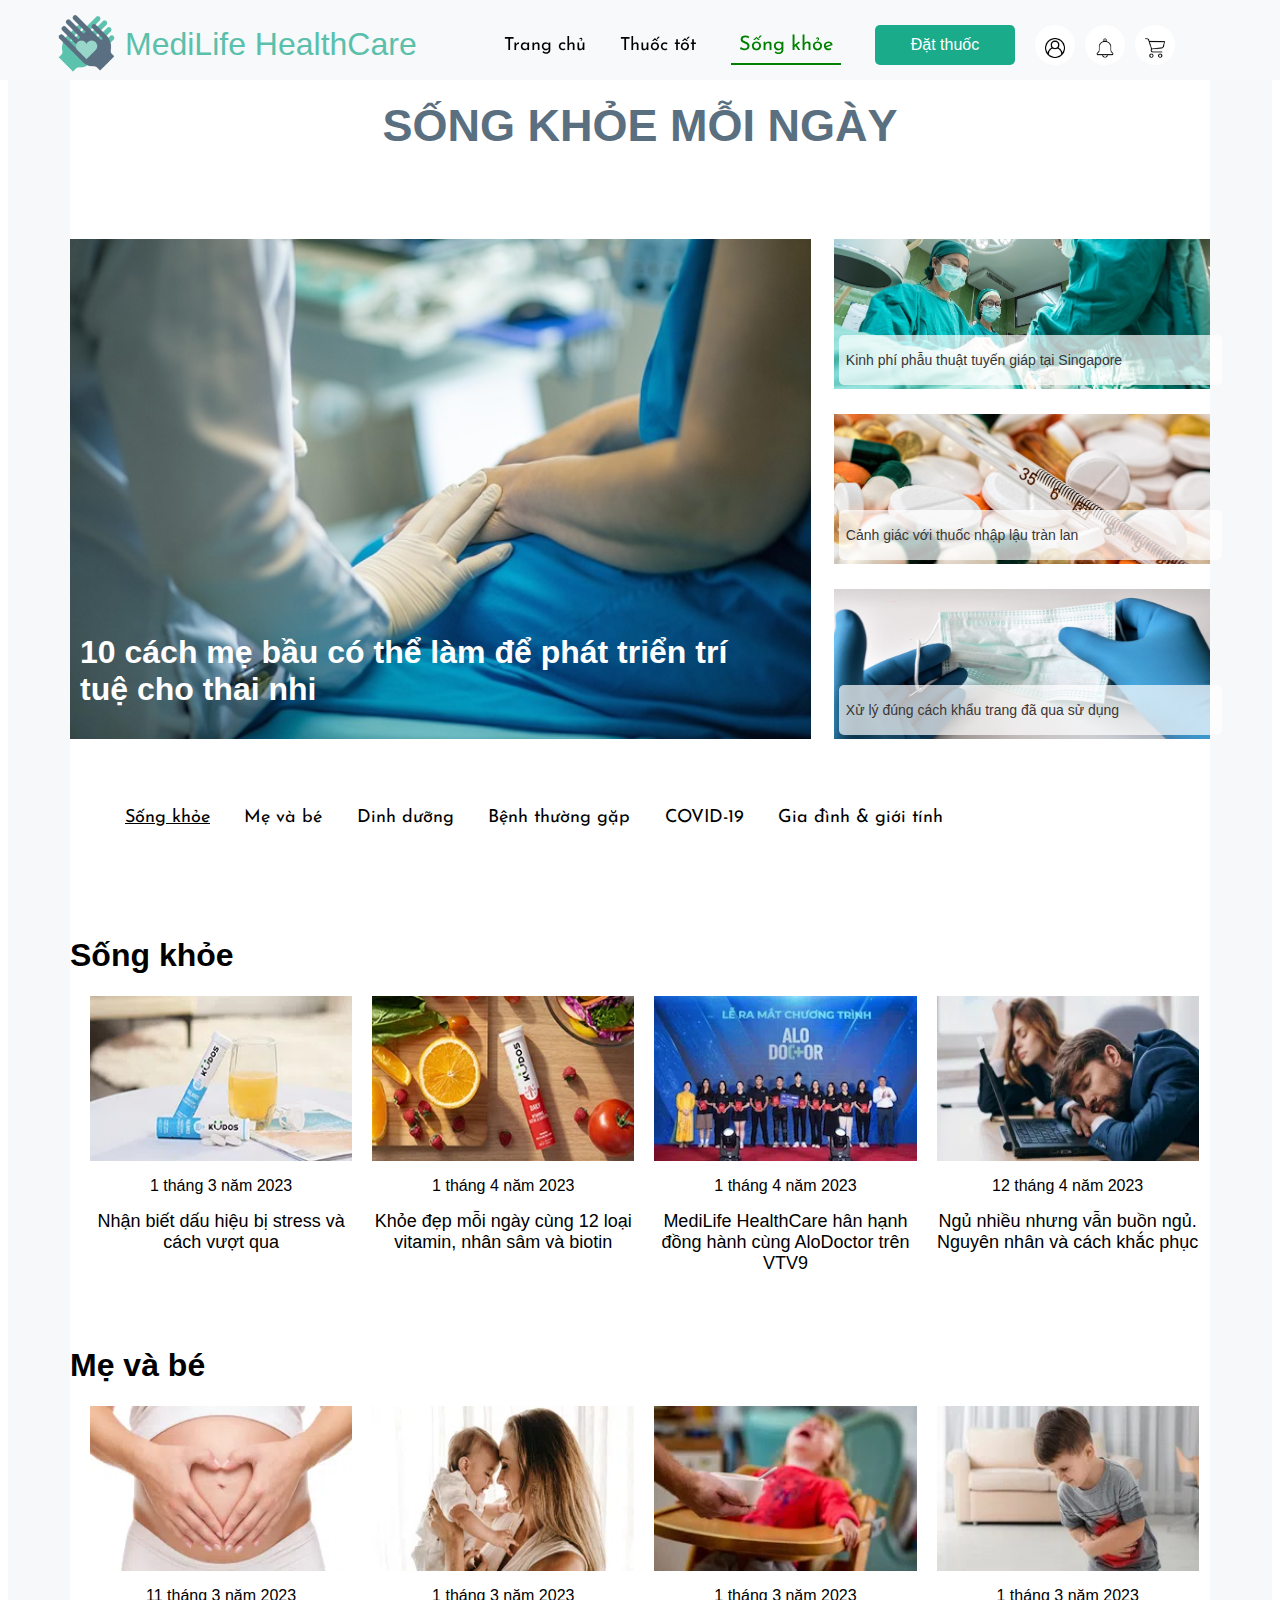
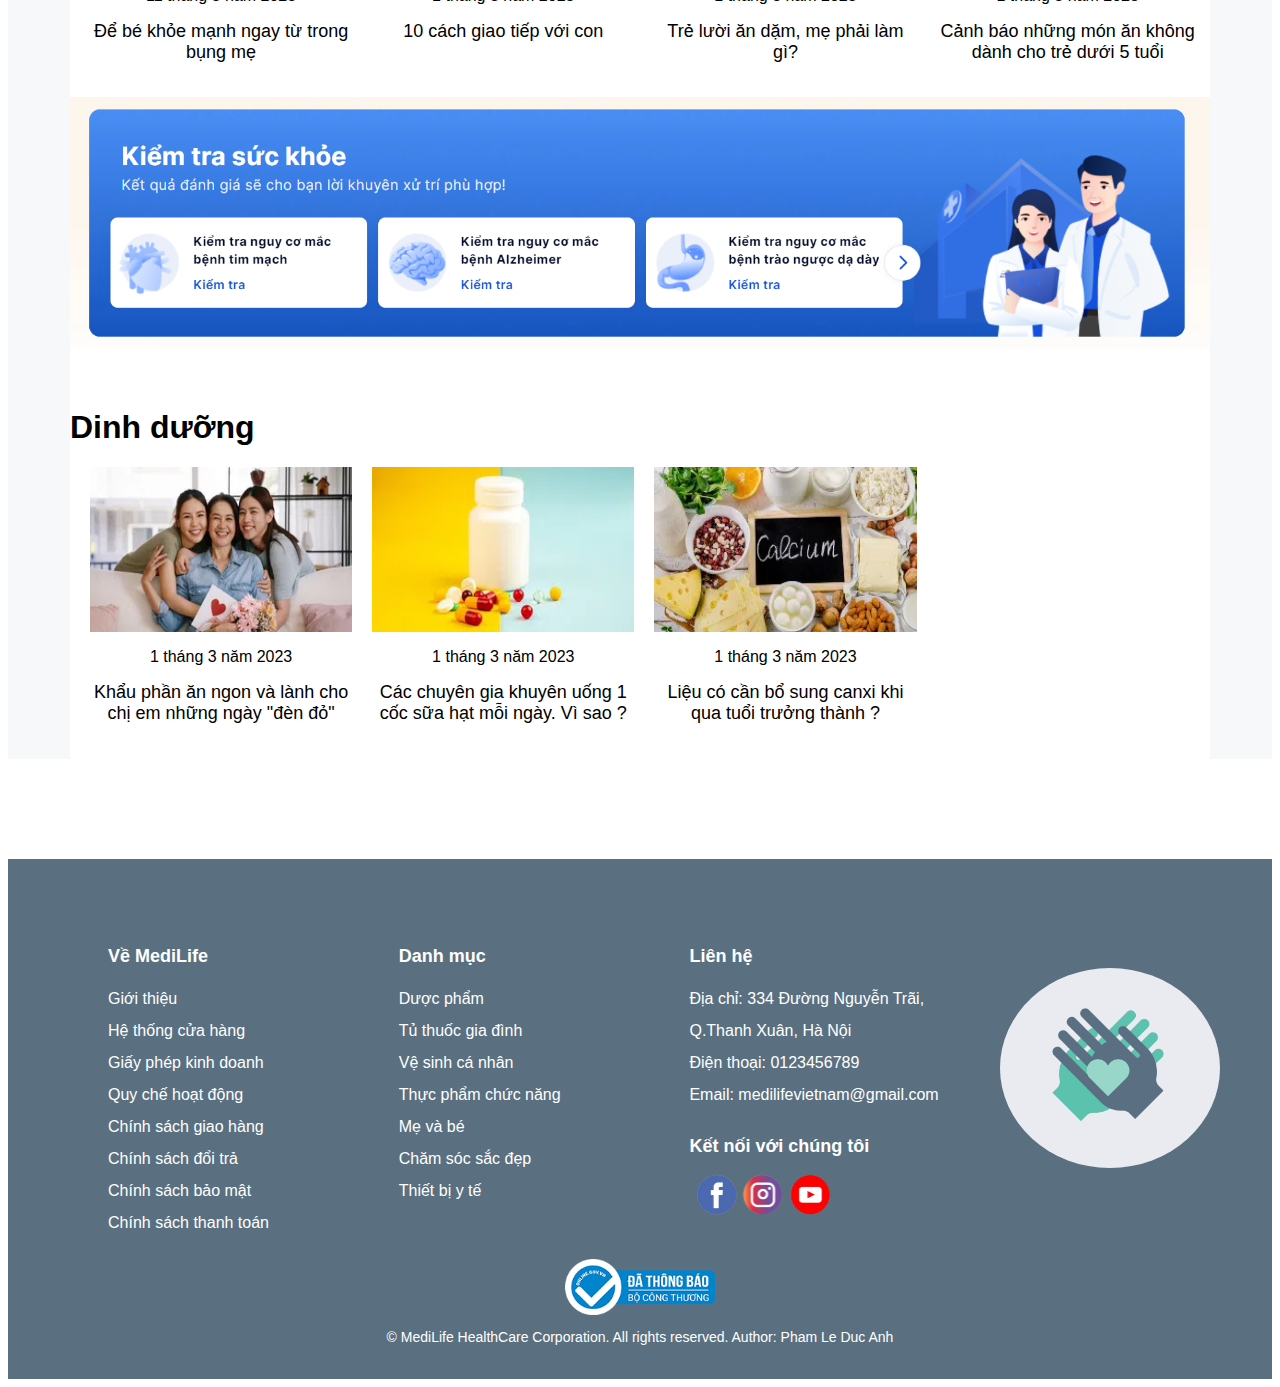
<file: blog.html>
<html lang="en">

<head>
    <meta charset="UTF-8">
    <meta name="viewport" content="width=device-width, initial-scale=1.0">
    <title>Blog</title>
    <link rel="stylesheet" href="styles/main.css">

    <link rel="stylesheet" href="https://fonts.googleapis.com/css2?family=Gabarito&display=swap">
    <link rel="stylesheet" href="https://fonts.googleapis.com/css2?family=Roboto:wght@300;400;700&display=swap">
    <link rel="stylesheet"
        href="https://fonts.googleapis.com/css?family=Open+Sans:300,400,700|Josefin+Sans:300,400,700">
    <link rel="stylesheet" href="https://cdn.linearicons.com/free/1.0.0/icon-font.min.css">
    <link rel="stylesheet" href="https://use.fontawesome.com/releases/v5.8.1/css/all.css"
        integrity="sha384-50oBUHEmvpQ+1lW4y57PTFmhCaXp0ML5d60M1M7uH2+nqUivzIebhndOJK28anvf" crossorigin="anonymous">
    <script src="js/script.js"></script>

    <script src="js/jquery-3.6.4.min.js" type="text/Javascript"></script>
    <style>
        .nav ul li {
            display: inline-block;
            font-size: large;
            list-style: none;
            margin: 20px 15px;
            font-weight: normal;
            font-family: 'Josefin Sans', sans-serif;
        }

        .mnbar-item {
            text-decoration: none;
        }

        .nav-active {
            text-decoration: underline;
        }
    </style>
</head>

<body style="font-family: 'Ro', sans-serif;">
    <section class="header">
        <div class="container">
            <div id="top-page">
                <img src="img/logo.png" style="margin-left: 50px;">
                <h1 id="com-name">MediLife HealthCare</h1>

                <div id="menu-bar">
                    <ul>
                        <li><a class="mnbar-item " href="index.html" onclick="selectMenuItem(this)">Trang chủ</a></li>
                        <li><a class="mnbar-item" href="product-page.html" onclick="selectMenuItem(this)">Thuốc tốt</a>
                        </li>

                        <li><a class="mnbar-item active" href="blog.html" onclick="selectMenuItem(this)">Sống khỏe</a>
                        </li>
                        <li><button id="menu-btn" onclick="location.href = '#reservation'">Đặt thuốc</button></li>
                        <div style="height: 80px; width: 180px; float: right;">
                            <button class="small-btn">
                                <img src="img/user-interface.png" style="height: 20px;" onclick="login_direct()">
                            </button>
                            <button class="small-btn">
                                <img src="img/notification.png" style="height: 20px;">
                            </button>
                            <button class="small-btn">
                                <img src="img/shopping-cart.png" style="height: 20px;" onclick="cart_direct()">
                            </button>
                        </div>

                    </ul>
                </div>
            </div>


        </div>
    </section>
    <section class="bg-grey" style="margin-top: 50px;">
        <div class="container" style="width: 1140px; margin: 0px auto;">
            <div class="heading-section" style="text-align: center; margin-top: 60px;">
                <h2>
                    SỐNG KHỎE MỖI NGÀY
                </h2>
            </div>
            <div class="row" style="height: 500px;">
                <div id="blog-left">
                    <img src="img/blog/treatment-4099432_640.jpg" style="width: 100%; height: 500px; margin-top: 50px;">
                    <h1>10 cách mẹ bầu có thể làm để phát triển trí tuệ cho thai nhi</h1>
                </div>
                <div id="blog-right" style="margin-top: 50px;">

                    <div class="blog-cate">
                        <img src="img/blog/hotnew1.jpg">
                        <h3>Kinh phí phẫu thuật tuyến giáp tại Singapore</h3>
                    </div>
                    <div class="blog-cate">
                        <img src="img/blog/hotnew2.jpg">
                        <h3 style="line-height: 50px;">Cảnh giác với thuốc nhập lậu tràn lan</h3>
                    </div>
                    <div class="blog-cate">
                        <img src="img/blog/hotnew3.jpg">
                        <h3 style="line-height: 50px;">Xử lý đúng cách khẩu trang đã qua sử dụng</h3>
                    </div>
                </div>
            </div>
            <div class="nav" style=" margin-top: 100px;">
                <ul>
                    <li><a class="mnbar-item nav-active" href="#">Sống khỏe</a></li>
                    <li><a class="mnbar-item" href="#">Mẹ và bé</a></li>
                    <li><a class="mnbar-item" href="#">Dinh dưỡng</a></li>
                    <li><a class="mnbar-item" href="#">Bệnh thường gặp</a></li>
                    <li><a class="mnbar-item" href="#">COVID-19</a></li>

                    <li><a class="mnbar-item" href="#">Gia đình & giới tính</a></li>

                </ul>
            </div>

            <div class="row" style="height: 350px; margin-top: 90px;">
                <h1>Sống khỏe</h1>
                <div class="blog-card">
                    <img src="img/blog/stress.jpg" class="blog-pic">
                    <p>1 tháng 3 năm 2023</p>
                    <a>Nhận biết dấu hiệu bị stress và cách vượt qua</a>

                    <!-- <button class="btn-primary" style="margin: 20px 5px;">Xem thêm ></button> -->

                </div>
                <div class="blog-card">
                    <img src="img/blog/kudos.jpg" class="blog-pic">
                    <p>1 tháng 4 năm 2023</p>
                    <a>Khỏe đẹp mỗi ngày cùng 12 loại vitamin, nhân sâm và biotin</a>

                </div>
                <div class="blog-card">
                    <img src="img/blog/alodoc.jpg" class="blog-pic">
                    <p>1 tháng 4 năm 2023</p>
                    <a>MediLife HealthCare hân hạnh đồng hành cùng AloDoctor trên VTV9</a>

                </div>
                <div class="blog-card">
                    <img src="img/blog/ngu-nhieu-nhung-van-buon-ngu-8.jpg" class="blog-pic">
                    <p>12 tháng 4 năm 2023</p>
                    <a>Ngủ nhiều nhưng vẫn buồn ngủ. Nguyên nhân và cách khắc phục</a>

                </div>

            </div>
            <div class="row" style="height: 350px; margin-top: 60px;">
                <h1 style="font-family: 'Franklin Gothic Medium', 'Arial Narrow', Arial, sans-serif">Mẹ và bé</h1>
                <div class="blog-card">
                    <img src="img/blog/mb1.jpg" class="blog-pic">
                    <p>11 tháng 3 năm 2023</p>
                    <a>Để bé khỏe mạnh ngay từ trong bụng mẹ</a>
                    <!-- <button class="btn-primary" style="margin: 20px 5px;">Xem thêm ></button> -->

                </div>
                <div class="blog-card">
                    <img src="img/blog/mb2.jpg" class="blog-pic">
                    <p>1 tháng 3 năm 2023</p>
                    <a>10 cách giao tiếp với con</a>

                </div>
                <div class="blog-card">
                    <img src="img/blog/mb3.jpg" class="blog-pic">
                    <p>1 tháng 3 năm 2023</p>
                    <a>Trẻ lười ăn dặm, mẹ phải làm gì?</a>

                </div>
                <div class="blog-card">
                    <img src="img/blog/mb4.jpg" class="blog-pic">
                    <p>1 tháng 3 năm 2023</p>
                    <a>Cảnh báo những món ăn không dành cho trẻ dưới 5 tuổi</a>

                </div>

            </div>
            <img src="img/medicine/banner2.jpg" style="width: 100%;">

            <div class="row" style="height: 350px; margin-top: 60px;">
                <h1 style="font-family: 'Franklin Gothic Medium', 'Arial Narrow', Arial, sans-serif">Dinh dưỡng</h1>
                <div class="blog-card">
                    <img src="img/blog/d1.jpg" class="blog-pic">
                    <p>1 tháng 3 năm 2023</p>
                    <a>Khẩu phần ăn ngon và lành cho chị em những ngày "đèn đỏ"</a>

                </div>
                <div class="blog-card">
                    <img src="img/blog/d2.jpg" class="blog-pic">
                    <p>1 tháng 3 năm 2023</p>
                    <a>Các chuyên gia khuyên uống 1 cốc sữa hạt mỗi ngày. Vì sao ?</a>

                </div>
                <div class="blog-card">
                    <img src="img/blog/d3.jpg" class="blog-pic">
                    <p>1 tháng 3 năm 2023</p>
                    <a>Liệu có cần bổ sung canxi khi qua tuổi trưởng thành ?</a>

                </div>

            </div>
        </div>
    </section>
    <footer style="margin-top: 100px;">
        <div class="container">
            <div class="row">

                <div class="foot-nav" style="margin-left: 100px;">
                    <h4>Về MediLife</h4>
                    <ul class="list-unstyled">
                        <li><a href="#">Giới thiệu</a></li>
                        <li><a href="#">Hệ thống cửa hàng</a></li>
                        <li><a href="#">Giấy phép kinh doanh</a></li>
                        <li><a href="#">Quy chế hoạt động</a></li>
                        <li><a href="#">Chính sách giao hàng</a></li>
                        <li><a href="#">Chính sách đổi trả</a></li>
                        <li><a href="#">Chính sách bảo mật</a></li>
                        <li><a href="#">Chính sách thanh toán</a></li>
                    </ul>
                </div>
                <div class="foot-nav">
                    <h4>Danh mục</h4>
                    <ul class="list-unstyled">
                        <li><a href="#">Dược phẩm</a></li>
                        <li><a href="#">Tủ thuốc gia đình</a></li>
                        <li><a href="#">Vệ sinh cá nhân</a></li>
                        <li><a href="#">Thực phẩm chức năng</a></li>
                        <li><a href="#">Mẹ và bé</a></li>
                        <li><a href="#">Chăm sóc sắc đẹp</a></li>
                        <li><a href="#">Thiết bị y tế</a></li>
                    </ul>
                </div>
                <div class="foot-nav">
                    <h4>Liên hệ</h4>
                    <ul class="list-unstyled">
                        <li><i class="fas fa-map-marker-alt"></i> Địa chỉ: 334 Đường Nguyễn Trãi, Q.Thanh Xuân, Hà Nội
                        </li>
                        <li><i class="fas fa-phone"></i> Điện thoại: 0123456789</li>
                        <li><i class="fas fa-envelope"></i> Email: medilifevietnam@gmail.com</li>
                    </ul>
                    <h4>Kết nối với chúng tôi</h4>
                    <img src="img/social-contact.png">

                </div>
                <div class="foot-nav">
                    <div id="foot-logo" style="background-color: #eaebf0; border-radius: 50%;">
                        <img src="img/logo.png" style="margin: 20px 35px;">
                    </div>
                    <!-- <img id="foot-logo" src="img/logock-removebg-preview.png"> -->
                </div>
            </div>

            <div class="row">
                <div>
                    <p class="text-center"></p>
                </div>
            </div>
            <div id="bot-div" style="margin-top: 50px;">
                <img src="img/logo_footer.png">
                <p>© MediLife HealthCare Corporation. All rights reserved. Author: Pham Le Duc Anh</p>
            </div>
        </div>
    </footer>
</body>

</html>
</file>
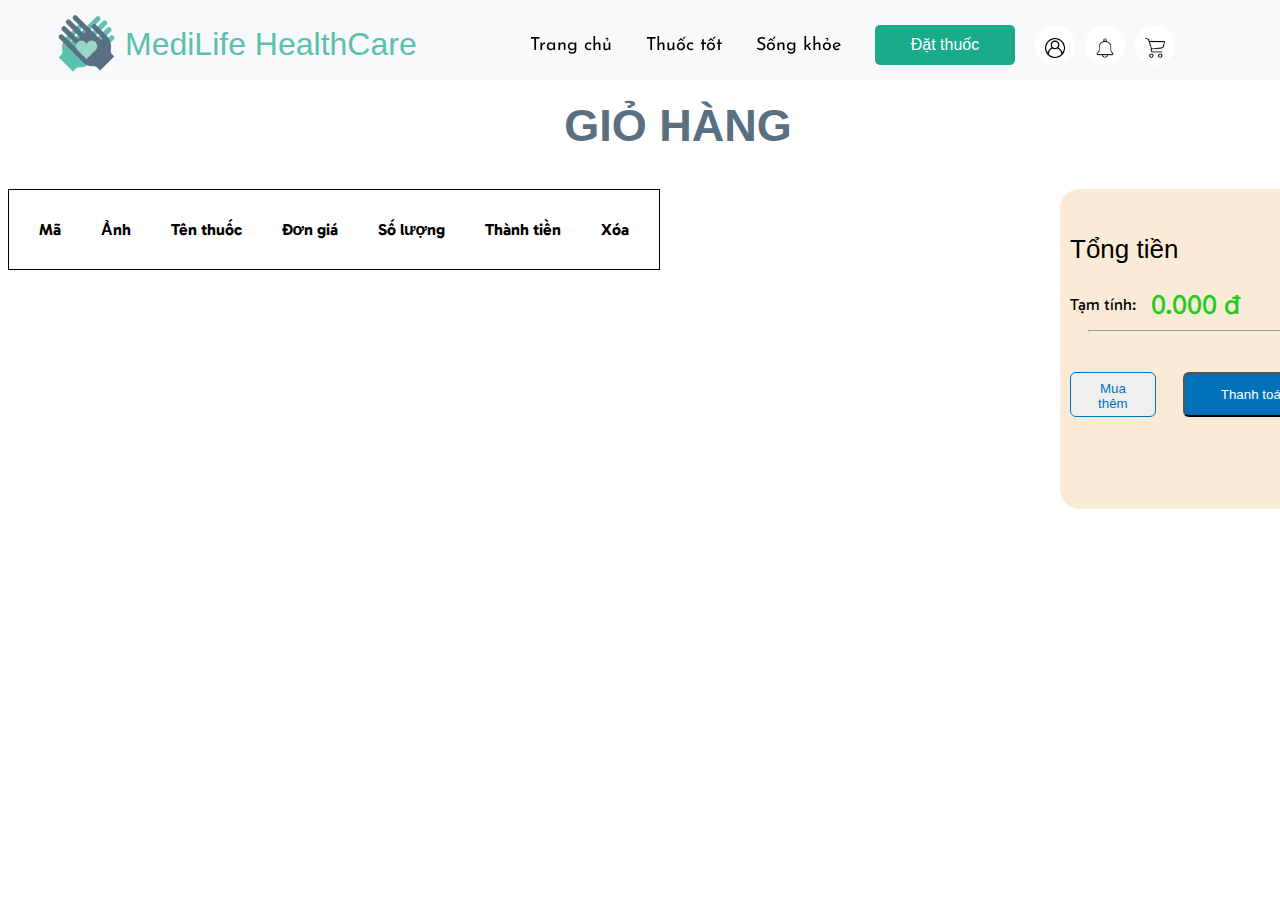
<file: cart.html>
<html lang="en">

<head>
  <meta charset="UTF-8">
  <meta name="viewport" content="width=device-width, initial-scale=1.0">
  <title>MediLife - Pharmacy and Health care</title>
  <link rel="stylesheet" href="styles/main.css">
  <link rel="stylesheet" href="styles/cart.css">

  <link rel="stylesheet" href="https://fonts.googleapis.com/css2?family=Gabarito&display=swap">
  <link rel="stylesheet" href="https://fonts.googleapis.com/css2?family=Roboto:wght@300;400;700&display=swap">
  <link rel="stylesheet" href="https://fonts.googleapis.com/css?family=Open+Sans:300,400,700|Josefin+Sans:300,400,700">
  <link rel="stylesheet" href="https://cdn.linearicons.com/free/1.0.0/icon-font.min.css">
  <link rel="stylesheet" href="https://use.fontawesome.com/releases/v5.8.1/css/all.css"
    integrity="sha384-50oBUHEmvpQ+1lW4y57PTFmhCaXp0ML5d60M1M7uH2+nqUivzIebhndOJK28anvf" crossorigin="anonymous">
  <script src="js/jquery-3.6.4.min.js" type="text/Javascript"></script>
  <script src="js/cart.js" type="text/Javascript"></script>

  <script>
    // function dec(x) {
    //   a = parseInt(document.getElementById(x).value);
    //   if (a > 1) {
    //     a -= 1;
    //     // document.getElementById(p).textContent = price * (a) + " VNĐ";
    //   }
    //   document.getElementById(x).value = a;
    // }
    // function inc(x){
    //     a = parseInt(document.getElementById(x).value);

    //     document.getElementById(x).value = a + 1;
    //      document.getElementById(p).textContent = pri * (a+1) + " VNĐ";
    // }



    $(document).ready(function () {
      var cart = sessionStorage.getItem("local-cart");
      var cartProducts = JSON.parse(cart || "[]"); // Parse the cart or initialize as an empty array if it's null or invalid JSON

      var amount = cartProducts.length;
      // alert(amount);
      // alert(cartProducts);
      var table = `
            <table id="product-table" cellpadding="10px" cellspacing="20px" style="border: 1px solid;">
                    <tr>
                        <th>Mã</th>
                        <th>Ảnh</th>
                        <th>Tên thuốc</th>
                        <th>Đơn giá</th>
                        <th>Số lượng</th>
                        <th>Thành tiền</th>
                        <th>Xóa</th>
                    </tr>
            `;

      for (var i = 0; i < amount; i++) {
        var cartProduct = cartProducts[i]; // Get the product at the current index

        var row = `
        <tr>
            <td id="item_id">${cartProduct.id}</td>
            <td><img style="width: 50px" src="${cartProduct.img}" ></td>
            <td>${cartProduct.name}</td>
            <td style= "margin-top: -20px">${cartProduct.price}</td>
            <td>
                <input class="round-btn" style="width: 25px; height: 25px; border-radius: 50%;" type="button" value="-" onclick="dec(this)" />
                <input id="numtxt" style="width: 30px; height: 25px" type="text" disabled  value="${cartProduct.num}" />
                <input class="round-btn" style="width: 25px; height: 25px; border-radius: 50%;" type="button" value="+" onclick="inc(this)"/>
            </td>
            <td><p id="total">${cartProduct.total}</td>
            <td>
                <img src="img/remove.png" style="width: 20px" >
            </td>
        </tr>
    `;

        table += row;
      }
      sessionStorage.setItem("local-cart", JSON.stringify(cartProducts));


      table += `</table>`;


      $("#table-content").html(table);

    });
  </script>
</head>

<body>
  <section class="header">
    <div class="container">
      <div id="top-page">
        <img src="img/logo.png" style="margin-left: 50px;">
        <h1 id="com-name">MediLife HealthCare</h1>

        <div id="menu-bar">
          <ul>
            <li><a class="mnbar-item" href="index.html" onclick="selectMenuItem(this)">Trang chủ</a></li>
            <li><a class="mnbar-item" href="product-page.html" onclick="selectMenuItem(this)">Thuốc tốt</a></li>

            <li><a class="mnbar-item" href="blog.html" onclick="selectMenuItem(this)">Sống khỏe</a></li>
            <li><button id="menu-btn" onclick="location.href = '#reservation'">Đặt thuốc</button></li>
            <div style="height: 80px; width: 180px; float: right;">
              <button class="small-btn">
                <img src="img/user-interface.png" style="height: 20px;" onclick="login_direct()">
              </button>
              <button class="small-btn">
                <img src="img/notification.png" style="height: 20px;">
              </button>
              <button class="small-btn">
                <img src="img/shopping-cart.png" style="height: 20px;" onclick="cart_direct()">
              </button>
            </div>

          </ul>
        </div>
      </div>


    </div>
  </section>
  <section class="bg-grey" style="margin-top: 50px;">
    <div class="container" style="width: 1340px; margin: 0px auto;">
      <div class="heading-section" style="text-align: center; margin-top: 60px;">
        <h2>
          GIỎ HÀNG
        </h2>
      </div>

      <div id="table-content"> </div>
      <div id="cart-total">
        <h4 style="font-size: 26px;">Tổng tiền</h4>
        <div>
          <p style="float: left; margin-top: -5px;">Tạm tính: </p>
          <span id="subtotal"></span>
        </div>
        <hr>
        <div style="height: 45px; margin-top: 40px; width: 100%;">
          <button id="back-to-product">Mua thêm</button>
          <button id="btn-checkout" onclick="go_to_check()">Thanh toán ></button>
        </div>

      </div>

    </div>
  </section>

</body>

</html>
</file>
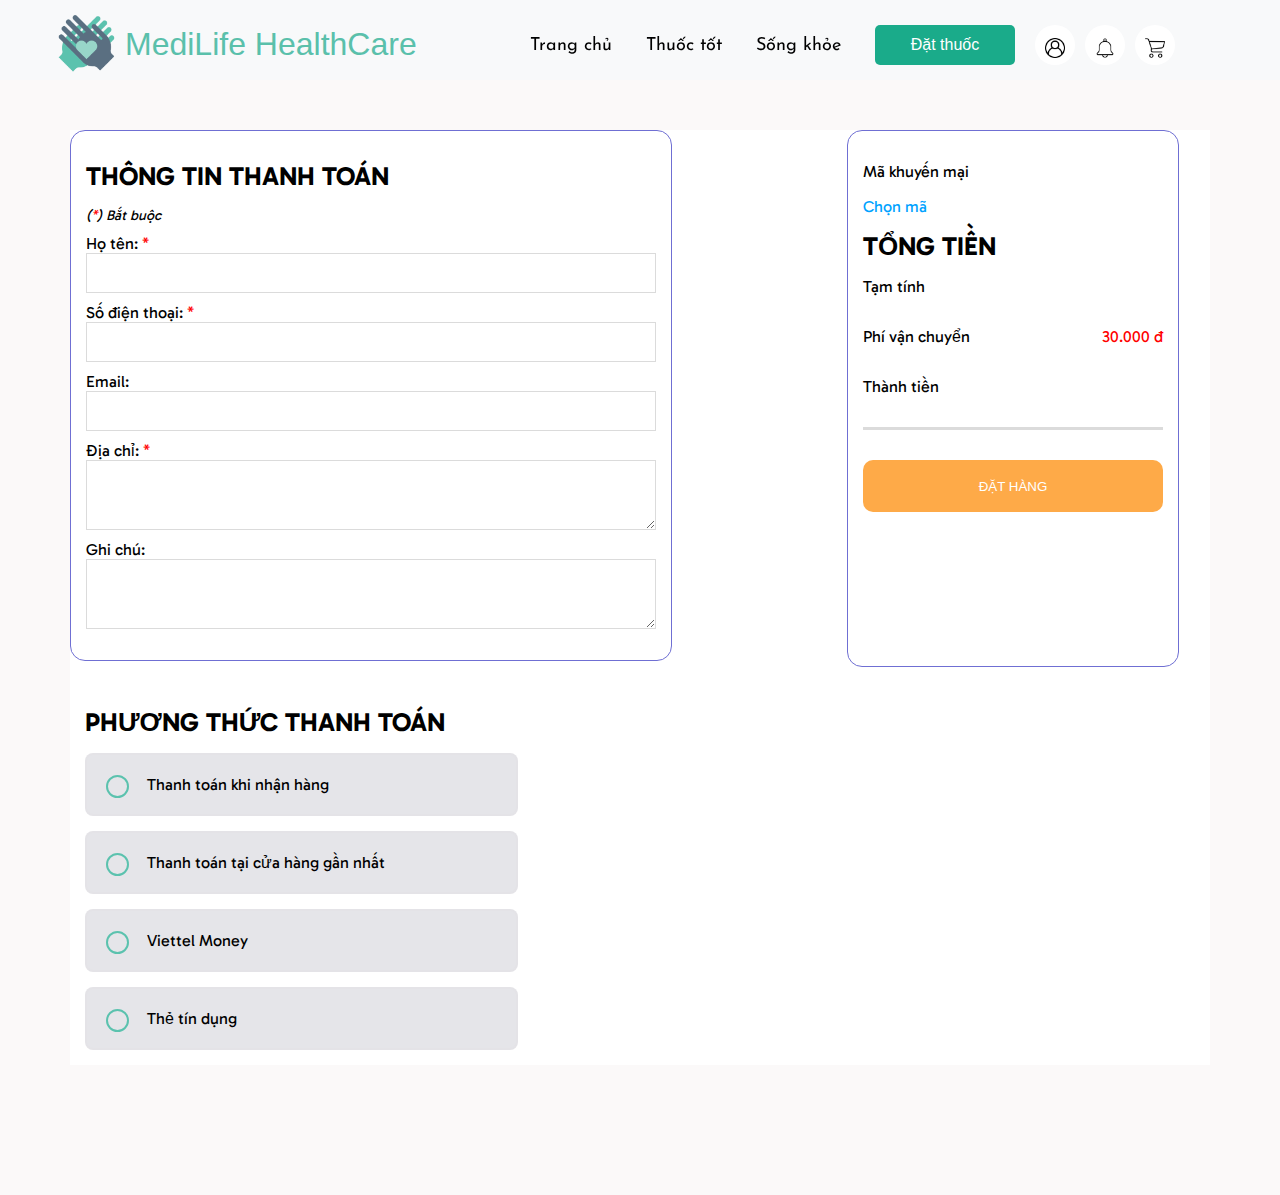
<file: checkout.html>
<html lang="en">

<head>
    <meta charset="UTF-8">
    <meta name="viewport" content="width=device-width, initial-scale=1.0">
    <title>Thanh toán</title>
    <script src="https://code.jquery.com/jquery-3.6.0.min.js"></script>
    <link rel="stylesheet" href="styles/checkout.css">
    <link rel="stylesheet" href="styles/main.css">
    <link rel="stylesheet" href="https://fonts.googleapis.com/css2?family=Gabarito&display=swap">
    <link rel="stylesheet" href="https://fonts.googleapis.com/css2?family=Roboto:wght@300;400;700&display=swap">
    <link rel="stylesheet"
        href="https://fonts.googleapis.com/css?family=Open+Sans:300,400,700|Josefin+Sans:300,400,700">
    <link rel="stylesheet" href="https://cdn.linearicons.com/free/1.0.0/icon-font.min.css">
    <link rel="stylesheet" href="https://use.fontawesome.com/releases/v5.8.1/css/all.css"
        integrity="sha384-50oBUHEmvpQ+1lW4y57PTFmhCaXp0ML5d60M1M7uH2+nqUivzIebhndOJK28anvf" crossorigin="anonymous">
</head>

<body style="background-color: #fbf9f9;">
    <section class="header">
        <div class="container">
            <div id="top-page">
                <img src="img/logo.png" style="margin-left: 50px;">
                <h1 id="com-name">MediLife HealthCare</h1>

                <div id="menu-bar">
                    <ul>
                        <li><a class="mnbar-item" href="index.html" onclick="selectMenuItem(this)">Trang chủ</a></li>
                        <li><a class="mnbar-item" href="product-page.html" onclick="selectMenuItem(this)">Thuốc tốt</a>
                        </li>

                        <li><a class="mnbar-item" href="blog.html" onclick="selectMenuItem(this)">Sống khỏe</a></li>
                        <li><button id="menu-btn" onclick="location.href = '#reservation'">Đặt thuốc</button></li>
                        <div style="height: 80px; width: 180px; float: right;">
                            <button class="small-btn">
                                <img src="img/user-interface.png" style="height: 20px;" onclick="login_direct()">
                            </button>
                            <button class="small-btn">
                                <img src="img/notification.png" style="height: 20px;">
                            </button>
                            <button class="small-btn">
                                <img src="img/shopping-cart.png" style="height: 20px;" onclick="cart_direct()">
                            </button>
                        </div>

                    </ul>
                </div>
            </div>


        </div>
    </section>
    <section class="main">
        <div class="container" style="width: 1140px;  margin: 130px auto;">
            <div class="row">
                <div class="col-6 col-s-12 padding-form" id="form">
                    <div class="title">THÔNG TIN THANH TOÁN</div>
                    <div class=note>(<span>*</span>) Bắt buộc</div>
                    <form action="#" onsubmit="return DatHang()" method="post">
                        <div class="row">
                            <div class="col-12 col-s-12">
                                <label for="txt_hoten">Họ tên: <span>*</span></label><br>
                                <input type="text" id="txt_hoten">
                            </div>
                        </div>
                        <div class="row">
                            <div class="col-12 col-s-12">
                                <label for="txt_sdt">Số điện thoại: <span>*</span></label><br>
                                <input type="text" id="txt_sdt">
                            </div>
                        </div>
                        <div class="row">
                            <div class="col-12 col-s-12">
                                <label for="txt_email">Email:</label><br>
                                <input type="text" id="txt_email">
                            </div>
                        </div>
                        <div class="row">
                            <div class="col-12 col-s-12">
                                <label for="txt_diachi">Địa chỉ: <span>*</span></label><br>
                                <textarea id="txt_diachi" cols="135" rows="1"></textarea>
                            </div>
                        </div>
                        <div class="row">
                            <div class="col-12 col-s-12">
                                <label for="txt_ghichu">Ghi chú:</label><br>
                                <textarea id="txt_ghichu" cols="135" rows="1"></textarea>
                            </div>
                        </div>
                    </form>
                </div>
                <div class="col-3 col-s-12 padding-form main-div"
                    >
                    <div id="km">
                        <p>Mã khuyến mại</p>
                        <a href="#">Chọn mã</a>
                    </div>
                    <div class="title">TỔNG TIỀN</div>
                    <div class="row pay" style="border-bottom: 3px solid #dbdbdb;">

                        <div class="div-pay" style="text-align: left; height: 50px;">
                            <label>Tạm tính</label>
                            <span id="subtotal"></span>

                        </div>
                        <div class="div-pay" style="text-align: left; height: 50px;">
                            <label>Phí vận chuyển</label>
                            <span>30.000 đ</span>

                        </div>
                        <div class="div-pay" style="text-align: left; height: 50px;">
                            <label>Thành tiền</label>
                            <span id="total"></span>

                        </div>
                    </div>
                    <div id="spham"></div>

                    <!-- <div class="row trace">
                        <div class="col-6 col-s-12" style="text-align: left;">
                            <label>Tổng</label>
                        </div>
                        <div class="col-6 col-s-12" style="text-align: right;">
                            <label id="tt">0</label>đ
                        </div>
                    </div> -->
                    <div class="row pay">
                        <div class="col-12 col-s-12" style="text-align: left;">
                            <button id="btn-pay" style="width: 100%;" onclick="DatHang()">ĐẶT HÀNG</button>
                        </div>
                    </div>

                </div>
            </div>
            <div class="row">
                <div class="col-4 col-s-12 padding-form checkout-methods">
                    <div class="title">PHƯƠNG THỨC THANH TOÁN</div>
                    <div class="radio-item">

                        <input name="radio" id="radio1" type="radio"><label for="radio1">Thanh toán khi nhận
                            hàng</label>
                    </div>
                    <div class="radio-item"><input name="radio" id="radio2" type="radio"><label for="radio2">Thanh toán
                            tại cửa hàng gần nhất</label></div>
                    <div class="radio-item"><input name="radio" id="radio3" type="radio"><label for="radio3">Viettel
                            Money</label></div>
                    <div class="radio-item" onclick="OpenCardInfo()"><input name="radio" id="radio4" type="radio"><label
                            for="radio4">Thẻ tín
                            dụng</label></div>
                </div>


                <div class="col-4 col-s-12 padding-form check-out-card">
                    <!-- <h1>Payment details</h1> -->
                    <div id="mastercard">
                        <img src="img/visa-logo-800x450.jpg" style="height: 70px; float: left;">
                        <img src="img/mastercard_logo.jpg" style="height: 70px; float: right;">
                    </div>
                    <label for="name">Tên chủ thẻ</label>
                    <input type="text" id="name" name="name" placeholder="Name" />
                    <br>
                    <label for="card">Số thẻ</label>
                    <input type="text" minlength="16" maxlength="16" id="card" name="card"
                        placeholder="0000 0000 0000 0000" />
                    <br>
                    <div class="exp-cvc">
                        <div class="expiration">
                            <label for="expiry">Ngày hết hạn</label>
                            <input class="inputCard" name="expiry" id="expiry" type="text" required
                                placeholder="00/00" />
                            <br>
                        </div>
                        <div class="security">
                            <label for="cvc">Mã bảo mật</label>
                            <input type="text" minlength="3" maxlength="4" id="cvc" name="cvc" placeholder="XXX" />
                            <br>
                        </div>
                    </div>
                </div>

            </div>
        </div>
        </div>
    </section>
    <script>
        $(document).ready(function () {

            var cartTotal = sessionStorage.getItem("cartTotal");
            $("#subtotal").text(cartTotal.toString() + ".000 đ");
            var total = parseInt(cartTotal) + 30;
            $("#total").text(total.toString() + ".000 đ");
        });
        function DatHang() {
            var hoTen = document.getElementById('txt_hoten').value;
            var soDienThoai = document.getElementById('txt_sdt').value;
            var diaChi = document.getElementById('txt_diachi').value;

            if (hoTen == '' || soDienThoai == '' || diaChi == '') {
                alert('Vui lòng điền đầy đủ thông tin bắt buộc.');
                return false;
            }
            else {

                var phoneNumberPattern = /^\d{10}$/; // Regex check phonenumber...
                if (!phoneNumberPattern.test(soDienThoai)) {
                    alert('Số điện thoại không hợp lệ! Vui lòng kiểm tra lại.');
                    return false;
                } else {
                    alert('Thanh toán thành công!');
                    return true;
                }
            }
        }

        function OpenCardInfo() {
            var card = document.querySelector('.check-out-card');
            card.style.display = 'flex';
        }
    </script>
</body>

</html>
</file>
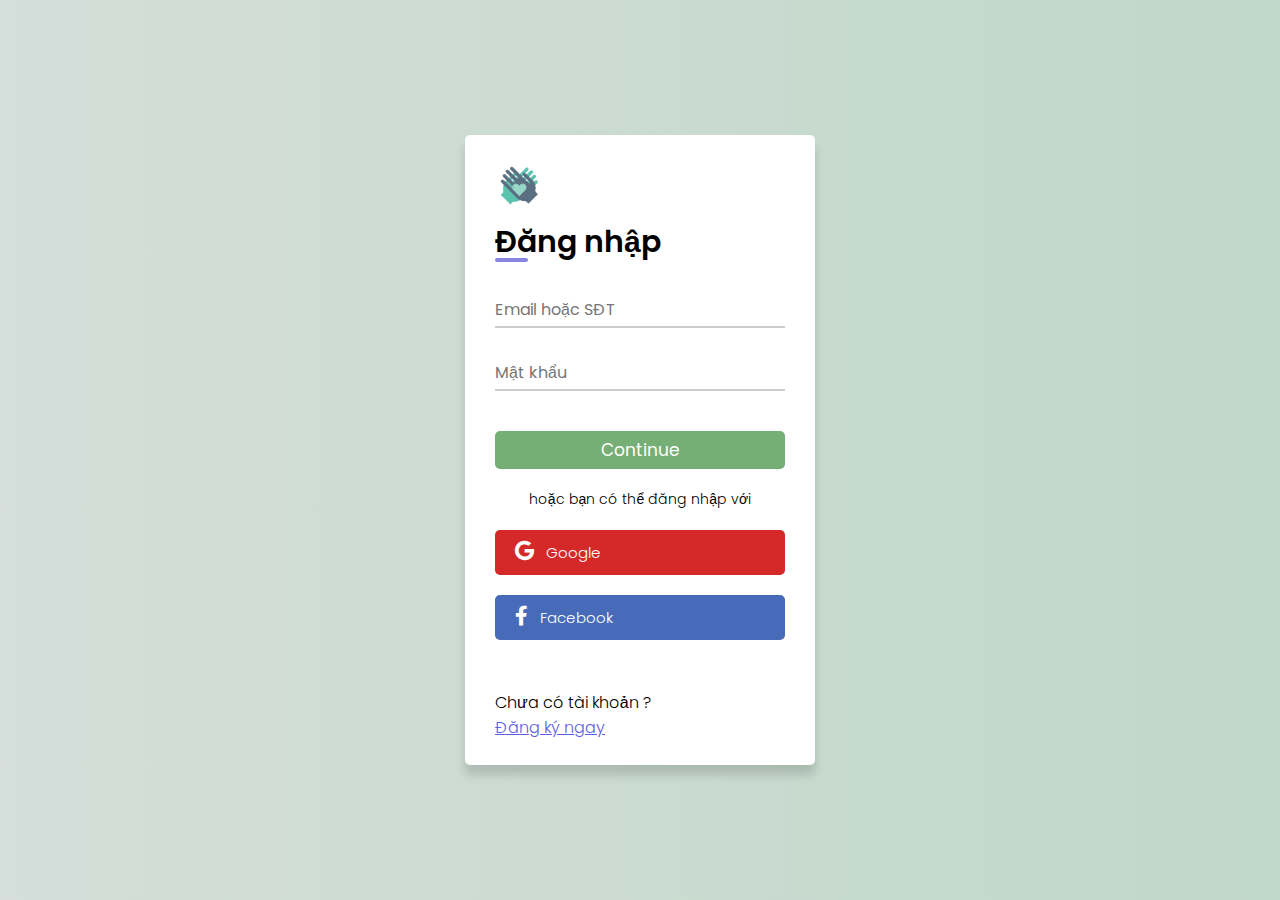
<file: login.html>
<!DOCTYPE html>
<!-- Created By CodingLab - www.codinglabweb.com -->
<html lang="en" dir="ltr">

<head>
  <meta charset="UTF-8">
  <title> Login </title>

  <link rel="stylesheet" href="styles/log-sign.css">
  <link rel="stylesheet" href="styles/main.css">
  <link rel="stylesheet" href="https://cdnjs.cloudflare.com/ajax/libs/font-awesome/5.15.2/css/all.min.css" />
  <meta name="viewport" content="width=device-width, initial-scale=1.0">

</head>

<body>
  <!-- <section class="header">
    <div class="container">
      <div id="top-page">
        <img src="img/logo.png" style="margin-left: 50px;">
        <h1 id="com-name">MediLife HealthCare</h1>

        <div id="menu-bar">
          <ul>
            <li><a class="mnbar-item" href="index.html" onclick="selectMenuItem(this)">Trang chủ</a></li>
            <li><a class="mnbar-item active" href="menufo.html" onclick="selectMenuItem(this)">Thuốc tốt</a></li>

            <li><a class="mnbar-item" href="blog.html" onclick="selectMenuItem(this)">Sống khỏe</a></li>
            <li><button id="menu-btn" onclick="location.href = '#reservation'">Đặt thuốc</button></li>
            <div style="height: 80px; width: 180px; float: right;">
              <button class="small-btn">
                <img src="img/user-interface.png" style="height: 20px;" onclick="login_direct()">
              </button>
              <button class="small-btn">
                <img src="img/notification.png" style="height: 20px;">
              </button>
              <button class="small-btn">
                <img src="img/shopping-cart.png" style="height: 20px;" onclick="cart_direct()">
              </button>
            </div>

          </ul>
        </div>
      </div>


    </div>
  </section> -->
  <div class="container">
    <img src="img/logo.png" style="width: 50px; height: 50px;">
    <form id="loginForm" action="#">
      <div class="title">Đăng nhập</div>
      <div class="input-box underline">
        <input type="text" id="email" placeholder="Email hoặc SĐT" required>
        <div class="underline"></div>
      </div>
      <div class="input-box">
        <input type="password" id="password" placeholder="Mật khẩu" required>
        <div class="underline"></div>
      </div>
      <div class="input-box button">
        <input type="submit" name="" value="Continue">
      </div>
    </form>
    <div class="option">hoặc bạn có thể đăng nhập với</div>
    <div class="gg">
      <a href="#"><i class="fab fa-google"></i>Google</a>
    </div>
    <div class="facebook">
      <a href="#"><i class="fab fa-facebook-f"></i>Facebook</a>
    </div>
    <div>Chưa có tài khoản ? </div>
    <a id="register" href="signup.html">Đăng ký ngay</a>
  </div>
  <script type="text/javascript" src="js/login.js"></script>

</body>

</html>
</file>
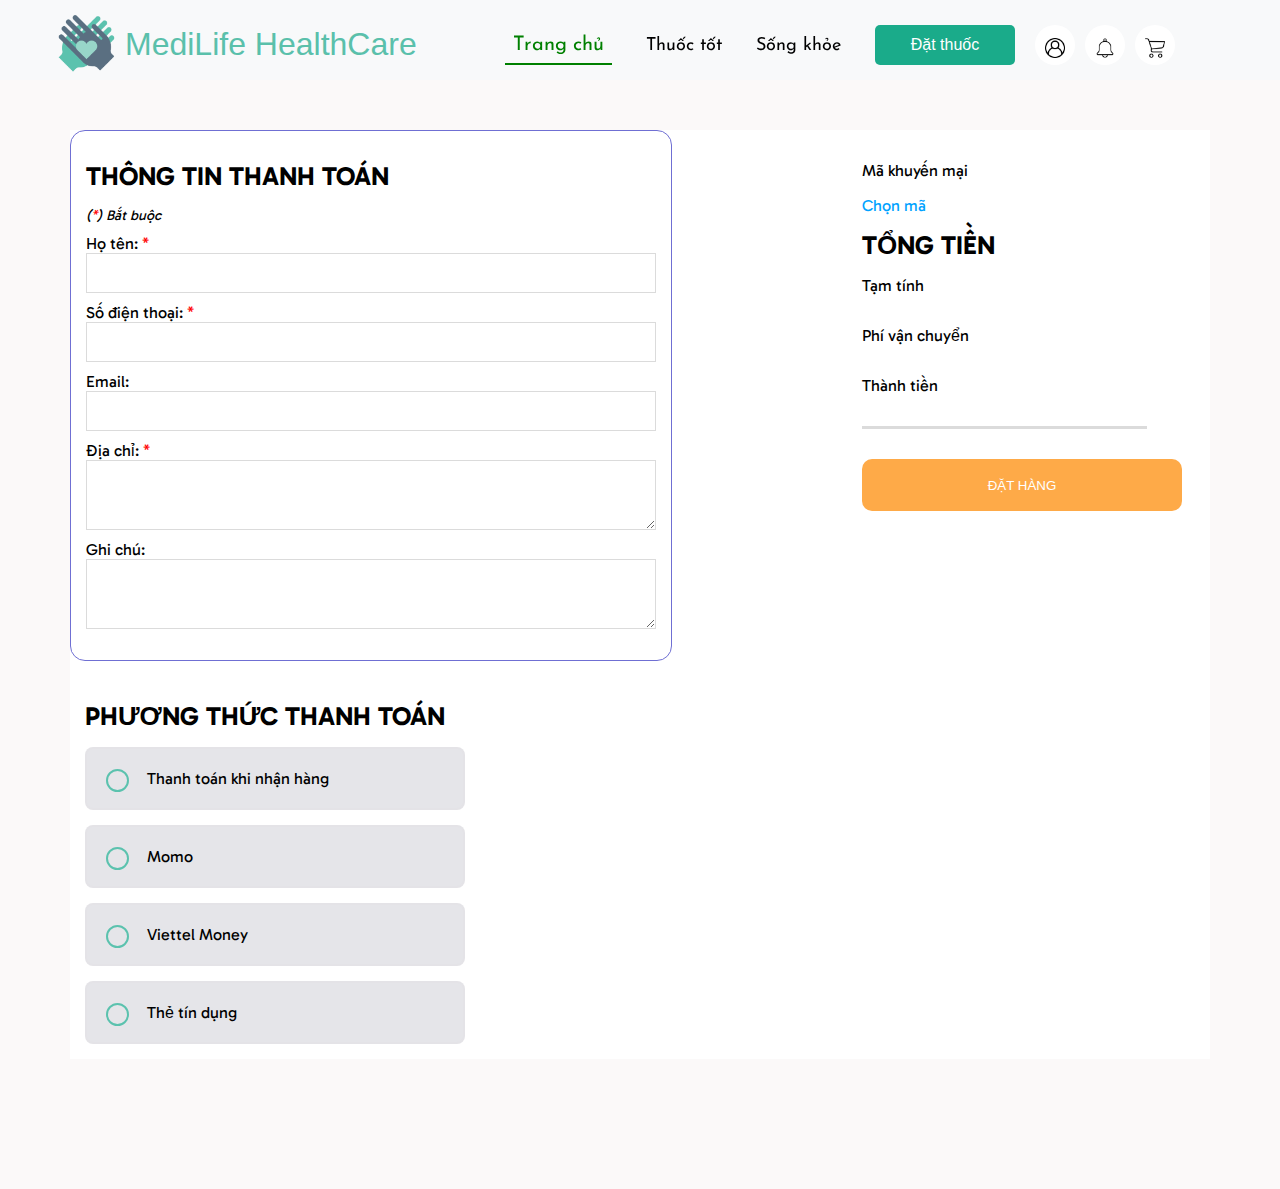
<file: payment.html>
<html lang="en">

<head>
    <meta charset="UTF-8">
    <meta name="viewport" content="width=device-width, initial-scale=1.0">
    <title>Thanh toán</title>
    <link rel="stylesheet" href="styles/payment.css">
    <link rel="stylesheet" href="styles/main.css">
    <link rel="stylesheet" href="https://fonts.googleapis.com/css2?family=Gabarito&display=swap">
    <link rel="stylesheet" href="https://fonts.googleapis.com/css2?family=Roboto:wght@300;400;700&display=swap">
    <link rel="stylesheet"
        href="https://fonts.googleapis.com/css?family=Open+Sans:300,400,700|Josefin+Sans:300,400,700">
    <link rel="stylesheet" href="https://cdn.linearicons.com/free/1.0.0/icon-font.min.css">
    <link rel="stylesheet" href="https://use.fontawesome.com/releases/v5.8.1/css/all.css"
        integrity="sha384-50oBUHEmvpQ+1lW4y57PTFmhCaXp0ML5d60M1M7uH2+nqUivzIebhndOJK28anvf" crossorigin="anonymous">
</head>

<body style="background-color: #fbf9f9;">
    <section class="header">
        <div class="container">
            <div id="top-page">
                <img src="img/logo.png" style="margin-left: 50px;">
                <h1 id="com-name">MediLife HealthCare</h1>

                <div id="menu-bar">
                    <ul>
                        <li><a class="mnbar-item active" onclick="selectMenuItem(this)">Trang chủ</a></li>
                        <li><a class="mnbar-item" href="menufo.html" onclick="selectMenuItem(this)">Thuốc tốt</a></li>

                        <li><a class="mnbar-item" href="blog.html" onclick="selectMenuItem(this)">Sống khỏe</a></li>
                        <li><button id="menu-btn" onclick="location.href = '#reservation'">Đặt thuốc</button></li>
                        <div style="height: 80px; width: 180px; float: right;">
                            <button class="small-btn">
                                <img src="img/user-interface.png" style="height: 20px;" onclick="login_direct()">
                            </button>
                            <button class="small-btn">
                                <img src="img/notification.png" style="height: 20px;">
                            </button>
                            <button class="small-btn">
                                <img src="img/shopping-cart.png" style="height: 20px;" onclick="cart_direct()">
                            </button>
                        </div>

                    </ul>
                </div>
            </div>


        </div>
    </section>
    <section class="main">
        <div class="container" style="width: 1140px;  margin: 130px auto;">
            <div class="row">
                <div class="col-6 col-s-12 padding-form" id="form">
                    <div class="title">THÔNG TIN THANH TOÁN</div>
                    <div class=note>(<span>*</span>) Bắt buộc</div>
                    <form action="#" onsubmit="return DatHang()" method="post">
                        <div class="row">
                            <div class="col-12 col-s-12">
                                <label for="txt_hoten">Họ tên: <span>*</span></label><br>
                                <input type="text" id="txt_hoten">
                            </div>
                        </div>
                        <div class="row">
                            <div class="col-12 col-s-12">
                                <label for="txt_sdt">Số điện thoại: <span>*</span></label><br>
                                <input type="text" id="txt_sdt">
                            </div>
                        </div>
                        <div class="row">
                            <div class="col-12 col-s-12">
                                <label for="txt_email">Email:</label><br>
                                <input type="text" id="txt_email">
                            </div>
                        </div>
                        <div class="row">
                            <div class="col-12 col-s-12">
                                <label for="txt_diachi">Địa chỉ: <span>*</span></label><br>
                                <textarea id="txt_diachi" cols="135" rows="1"></textarea>
                            </div>
                        </div>
                        <div class="row">
                            <div class="col-12 col-s-12">
                                <label for="txt_ghichu">Ghi chú:</label><br>
                                <textarea id="txt_ghichu" cols="135" rows="1"></textarea>
                            </div>
                        </div>
                    </form>
                </div>
                <div class="col-3 col-s-12 padding-form main-div" style="float: left; margin-left: 175px;">
                    <div id="km">
                        <p>Mã khuyến mại</p>
                        <a href="#">Chọn mã</a>
                    </div>
                    <div class="title">TỔNG TIỀN</div>
                    <div class="row pay" style="border-bottom: 3px solid #dbdbdb;">

                        <div class="div-pay" style="text-align: left; height: 50px;">
                            <label>Tạm tính</label>

                        </div>
                        <div class="div-pay" style="text-align: left; height: 50px;">
                            <label>Phí vận chuyển</label>

                        </div>
                        <div class="div-pay" style="text-align: left; height: 50px;">
                            <label>Thành tiền</label>

                        </div>
                    </div>
                    <div id="spham"></div>

                    <!-- <div class="row trace">
                        <div class="col-6 col-s-12" style="text-align: left;">
                            <label>Tổng</label>
                        </div>
                        <div class="col-6 col-s-12" style="text-align: right;">
                            <label id="tt">0</label>đ
                        </div>
                    </div> -->
                    <div class="row pay">
                        <div class="col-12 col-s-12" style="text-align: left;">
                            <button id="btn-pay" onclick="DatHang()">ĐẶT HÀNG</button>
                        </div>
                    </div>

                </div>
            </div>
            <div class="row">
                <div class="col-4 col-s-12 padding-form">
                    <div class="title">PHƯƠNG THỨC THANH TOÁN</div>
                    <div class="radio-item">

                        <input name="radio" id="radio1" type="radio"><label for="radio1">Thanh toán khi nhận
                            hàng</label>
                    </div>
                    <div class="radio-item"><input name="radio" id="radio2" type="radio"><label
                            for="radio2">Momo</label></div>
                    <div class="radio-item"><input name="radio" id="radio3" type="radio"><label for="radio3">Viettel
                            Money</label></div>
                    <div class="radio-item"><input name="radio" id="radio4" type="radio"><label for="radio4">Thẻ tín
                            dụng</label></div>
                </div>

            </div>
        </div>
        </div>
    </section>
</body>

</html>
</file>
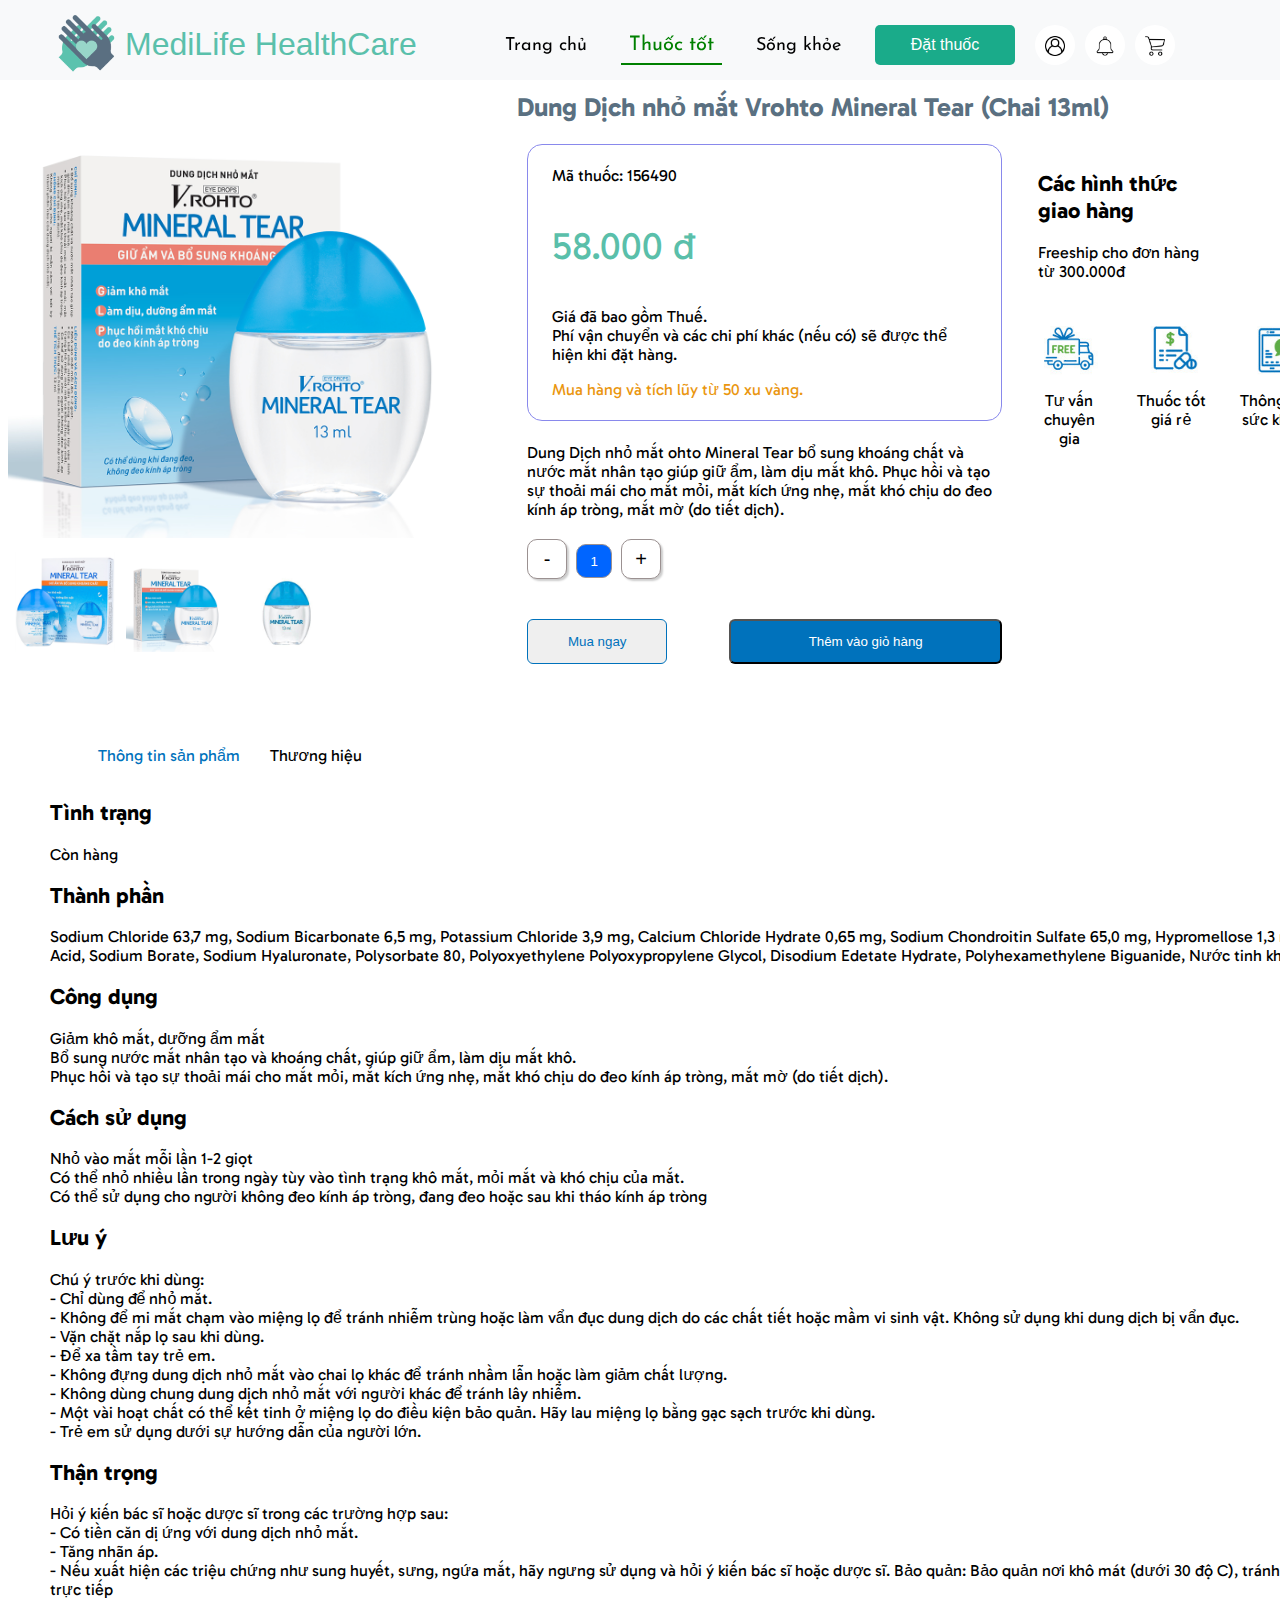
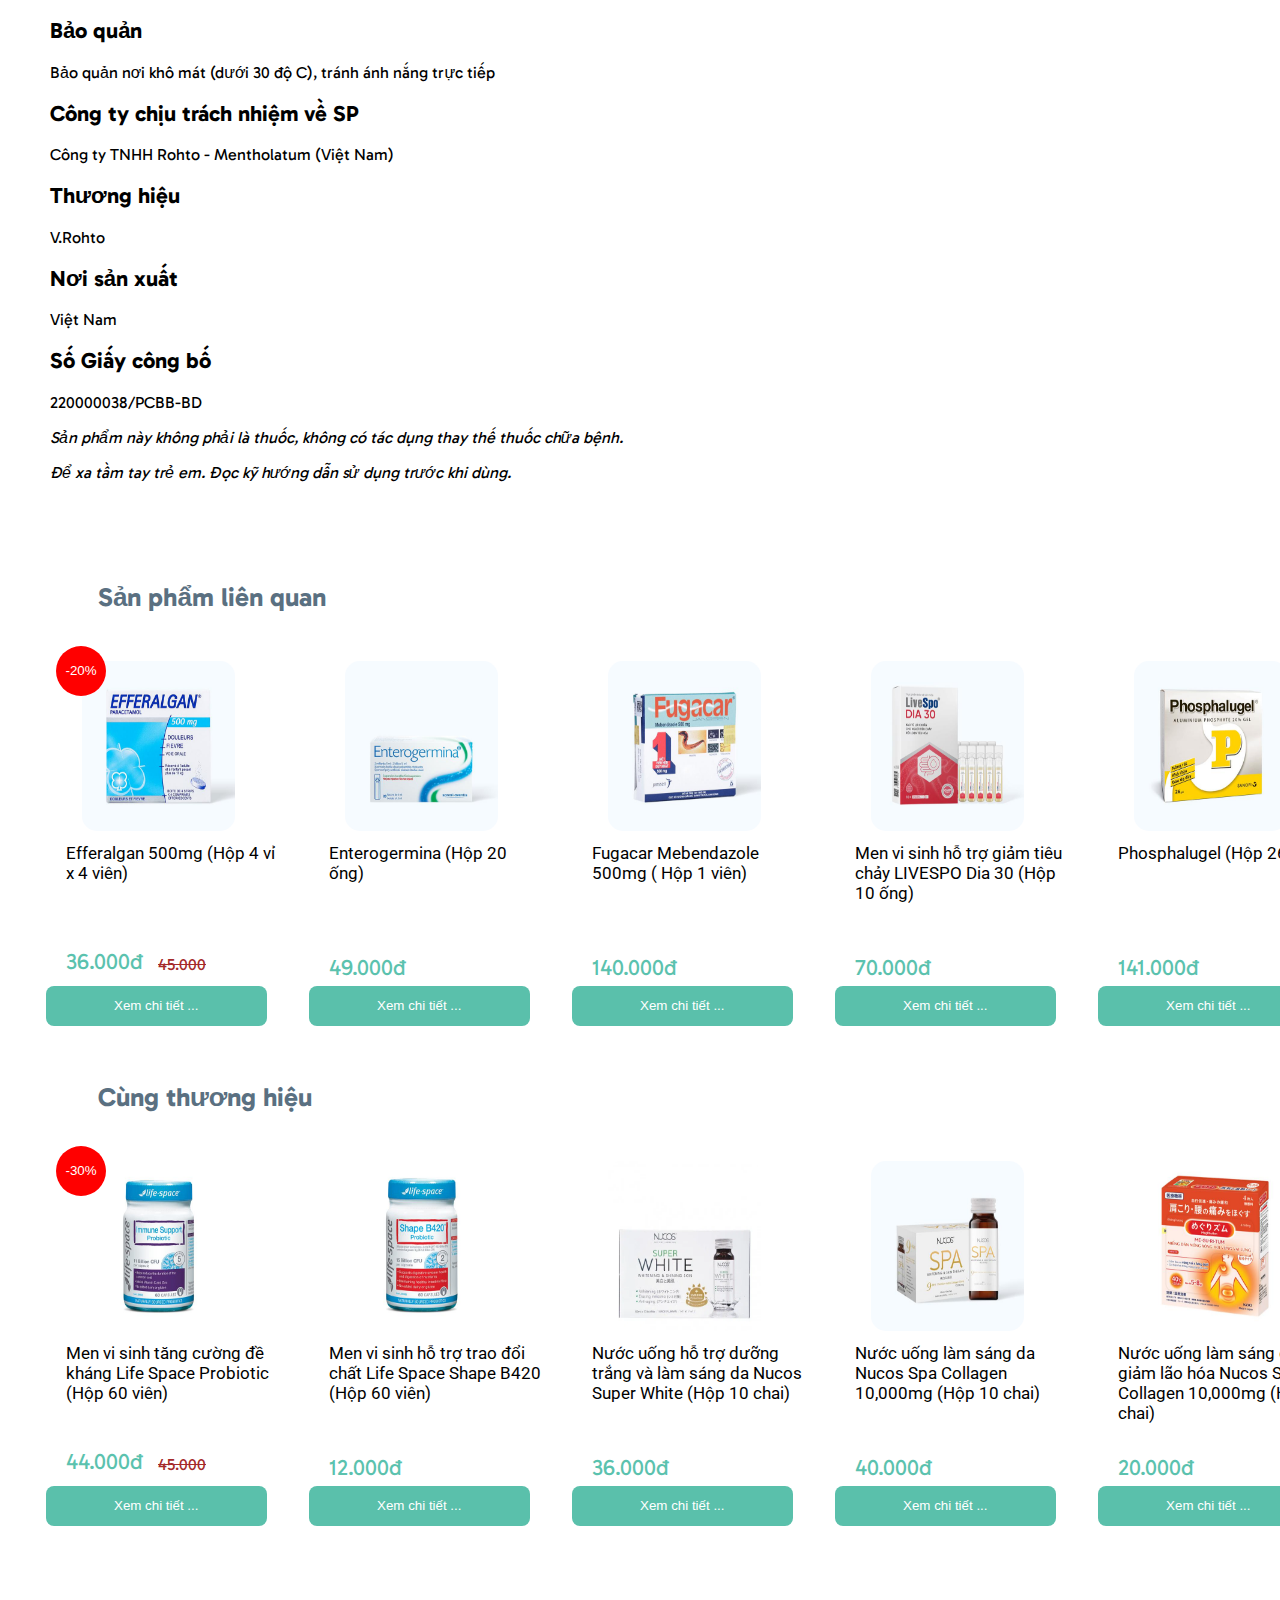
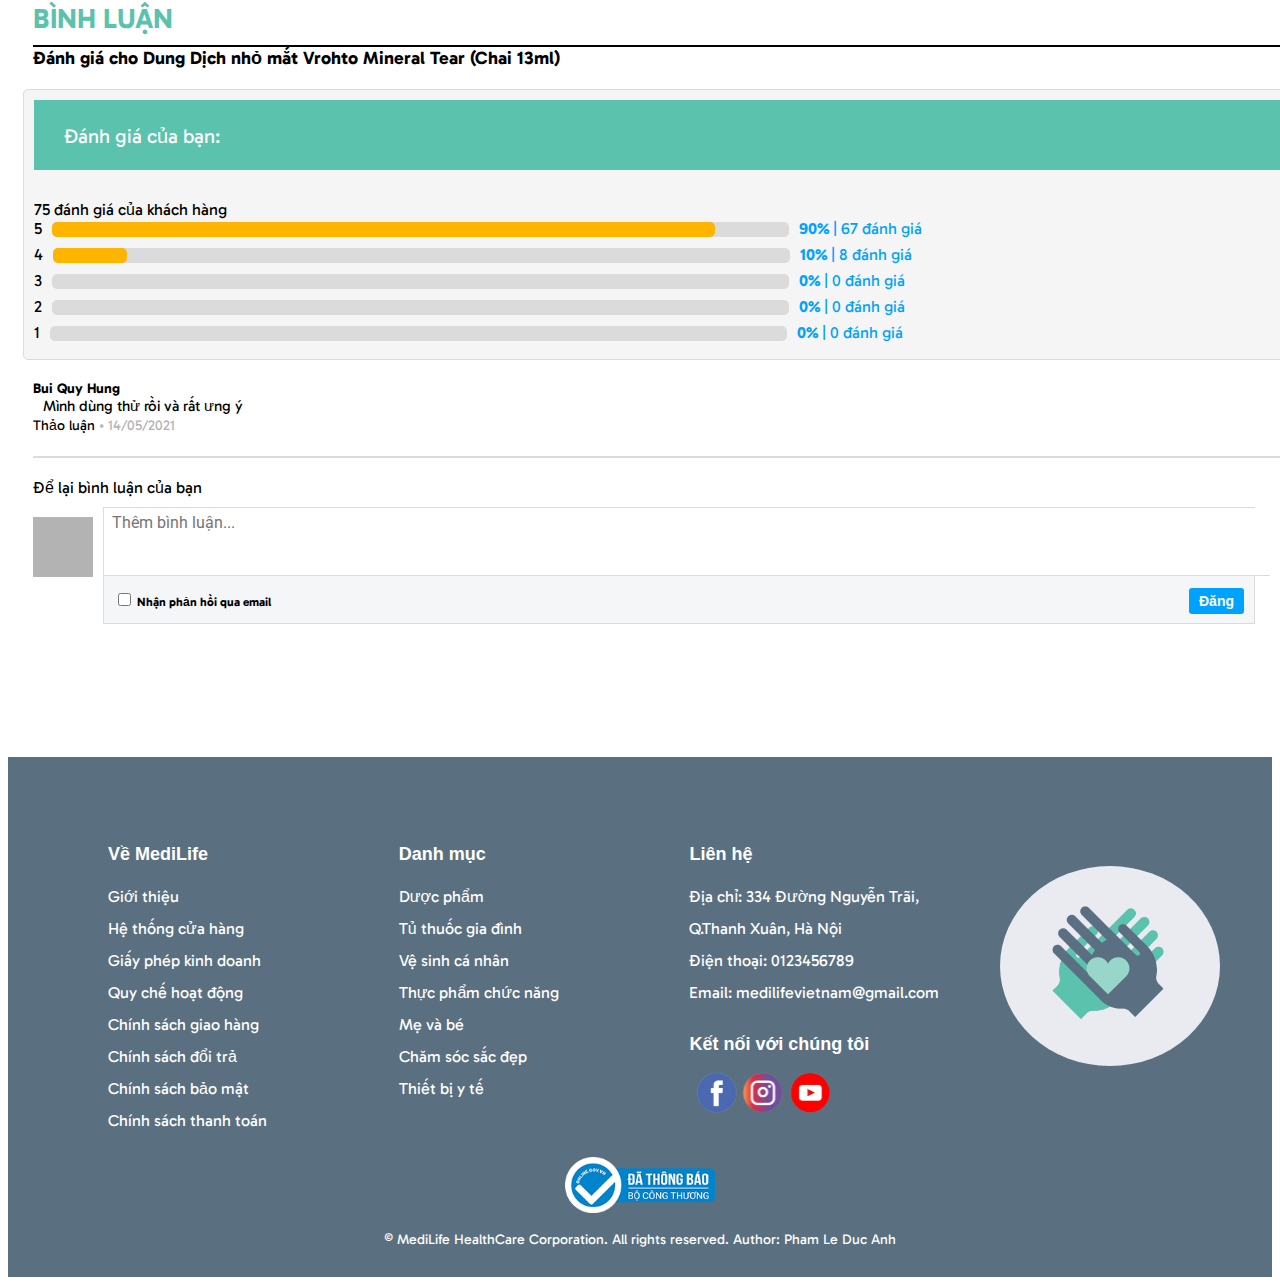
<file: product-detail.html>
<!DOCTYPE html>
<html lang="en">

<head>
  <meta charset="UTF-8">
  <meta name="viewport" content="width=device-width, initial-scale=1.0">
  <title>MediLife - Pharmacy and Health care</title>
  <link rel="stylesheet" href="styles/main.css">
  <link rel="stylesheet" href="styles/product-detail.css">
  <link rel="stylesheet" href="styles/product-page.css">

  <link rel="stylesheet" href="https://fonts.googleapis.com/css2?family=Gabarito&display=swap">
  <link rel="stylesheet" href="https://fonts.googleapis.com/css2?family=Roboto:wght@300;400;700&display=swap">
  <link rel="stylesheet" href="https://fonts.googleapis.com/css?family=Open+Sans:300,400,700|Josefin+Sans:300,400,700">
  <link rel="stylesheet" href="https://cdn.linearicons.com/free/1.0.0/icon-font.min.css">
  <link rel="stylesheet" href="https://use.fontawesome.com/releases/v5.8.1/css/all.css"
    integrity="sha384-50oBUHEmvpQ+1lW4y57PTFmhCaXp0ML5d60M1M7uH2+nqUivzIebhndOJK28anvf" crossorigin="anonymous">

  <script src="js/script.js"></script>
  <script src="js/p-detail.js"></script>
  <script src="js/jquery-3.6.4.min.js" type="text/Javascript"></script>
</head>

<body>
  <section class="header">
    <div class="container">
      <div id="top-page">
        <img src="img/logo.png" style="margin-left: 50px;">
        <h1 id="com-name">MediLife HealthCare</h1>

        <div id="menu-bar">
          <ul>
            <li><a class="mnbar-item" href="index.html" onclick="selectMenuItem(this)">Trang chủ</a></li>
            <li><a class="mnbar-item active" href="menufo.html" onclick="selectMenuItem(this)">Thuốc tốt</a></li>

            <li><a class="mnbar-item" href="blog.html" onclick="selectMenuItem(this)">Sống khỏe</a></li>
            <li><button id="menu-btn" onclick="location.href = '#reservation'">Đặt thuốc</button></li>
            <div style="height: 80px; width: 180px; float: right;">
              <button class="small-btn">
                <img src="img/user-interface.png" style="height: 20px;" onclick="login_direct()">
              </button>
              <button class="small-btn">
                <img src="img/notification.png" style="height: 20px;">
              </button>
              <button class="small-btn">
                <img src="img/shopping-cart.png" style="height: 20px;" onclick="cart_direct()">
              </button>
            </div>

          </ul>
        </div>
      </div>


    </div>
  </section>

  <section class="bg-white main"
    style="margin-top: 70px; background-color: #F0F2F5; height: 610px; font-family: 'Gabarito', sans-serif;;">
    <div class="container" style="width: 1340px; height: 100%;">
      <div class="detail-left">
        <img src="img/medicine/detailpic.jpg" id="detailpic">
        <div style="height: 130px;">
          <img class="other-pic" src="img/medicine/morepic1.jpg">
          <img class="other-pic" src="img/medicine/morepic2.jpg">
          <img class="other-pic" src="img/medicine/morepic3.jpg">
        </div>
      </div>
      <div class="detail-right">
        <h2 class="title-h2" id="med-name">Dung Dịch nhỏ mắt Vrohto Mineral Tear (Chai 13ml)</h2>
        <div id="detail-info" style="width: 475px; height: 435px; float: left;">
          <div id="product-price">
            <p>Mã thuốc: <span class="Product_id">156490</span></p>
            <p class="ProductPrice_price">58.000 đ</p>
            <div>
              <div>Giá đã bao gồm Thuế.</div>
              <div>Phí vận chuyển và các chi phí khác (nếu có) sẽ được thể hiện khi đặt hàng.</div>
              <p class="important_info">Mua hàng và tích lũy từ 50 xu vàng.</p>
            </div>
          </div>
          <div id="product-name">Dung Dịch nhỏ mắt ohto Mineral Tear bổ sung
            khoáng chất và nước mắt nhân tạo giúp giữ ẩm, làm dịu mắt khô. Phục hồi và tạo sự thoải mái cho mắt mỏi, mắt
            kích ứng nhẹ, mắt khó chịu do đeo kính áp tròng, mắt mờ (do tiết dịch).</div>
          <div id="quantity" style="margin-top: 20px;">
            <input class="round-btn" type="button" value="-" onclick="dec('numtxt')">
            <input id="numtxt" type="text" value="1">
            <input class="round-btn" type="button" value="+" onclick="inc('numtxt')">

          </div>
          <div style="height: 45px; margin-top: 40px;">
            <button id="buy-now">Mua ngay</button>
            <button id="btn-addToCart">Thêm vào giỏ hàng</button>
          </div>
        </div>
        <div id="deliver-info" style="width: 330px; height: 435px; float: right;">
          <div id="deli-text">
            <h2 class="title-h2-sec">Các hình thức giao hàng</h2>
            <p>Freeship cho đơn hàng từ 300.000đ</p>
          </div>
          <div>
            <div class="service-block">
              <div class="featured-block">
                <a href="donate.html" style="text-decoration: none;">
                  <img src="img/service1.png" class="featured-block-image img-fluid" alt="">

                  <p>Tư vấn chuyên gia</p>
                </a>
              </div>
            </div>

            <div class="service-block">
              <div class="featured-block ">
                <a href="donate.html" style="text-decoration: none;">
                  <img src="img/service2.png" class="featured-block-image img-fluid" alt="">

                  <p>Thuốc tốt giá rẻ</p>
                </a>
              </div>
            </div>

            <div class="service-block">
              <div class="featured-block">
                <a href="donate.html" style="text-decoration: none;">
                  <img src="img/service3.png" class="featured-block-image img-fluid" alt="">

                  <p>Thông tin <br> sức khỏe</p>
                </a>
              </div>
            </div>
          </div>
        </div>
      </div>
    </div>
  </section>
  <section class="bg-white main">
    <div class="container" style="width: 1340px; padding-left: 10px; ">
      <div style="padding-left: 22px;">
        <div id="nav-info">
          <ul>
            <li class="d-active"> Thông tin sản phẩm </li>
            <li> Thương hiệu </li>

          </ul>
        </div>
        <div id="detail-info">
          <h2 class="title-h2-sec">Tình trạng</h2>
          <p>Còn hàng</p>
          <h2 class="title-h2-sec">Thành phần</h2>
          <p>
            Sodium Chloride 63,7 mg, Sodium Bicarbonate 6,5 mg, Potassium Chloride 3,9 mg,
            Calcium Chloride Hydrate 0,65 mg, Sodium Chondroitin Sulfate 65,0 mg,
            Hypromellose 1,3 mg, Boric Acid, Sodium Borate, Sodium Hyaluronate, Polysorbate 80,
            Polyoxyethylene Polyoxypropylene Glycol, Disodium Edetate Hydrate, Polyhexamethylene
            Biguanide, Nước tinh khiết.
          </p>
          <h2 class="title-h2-sec">Công dụng</h2>
          <p>
            Giảm khô mắt, dưỡng ẩm mắt

            <br>Bổ sung nước mắt nhân tạo và khoáng chất, giúp giữ ẩm, làm dịu mắt khô.

            <br>Phục hồi và tạo sự thoải mái cho mắt mỏi, mắt kích ứng nhẹ, mắt khó chịu do đeo kính áp tròng, mắt mờ
            (do tiết dịch).
          </p>
          <h2 class="title-h2-sec">Cách sử dụng</h2>
          <p>
            Nhỏ vào mắt mỗi lần 1-2 giọt

            <br>Có thể nhỏ nhiều lần trong ngày tùy vào tình trạng khô mắt, mỏi mắt và khó chịu của mắt.

            <br>Có thể sử dụng cho người không đeo kính áp tròng, đang đeo hoặc sau khi tháo kính áp tròng
          </p>
          <h2 class="title-h2-sec">Lưu ý</h2>
          <p>
            Chú ý trước khi dùng:

            <br>- Chỉ dùng để nhỏ mắt.

            <br>- Không để mi mắt chạm vào miệng lọ để tránh nhiễm trùng hoặc làm vẩn đục dung dịch do các chất tiết
            hoặc mầm vi sinh vật. Không sử dụng khi dung dịch bị vẩn đục.

            <br>- Vặn chặt nắp lọ sau khi dùng.

            <br>- Để xa tầm tay trẻ em.

            <br>- Không đựng dung dịch nhỏ mắt vào chai lọ khác để tránh nhầm lẫn hoặc làm giảm chất lượng.

            <br>- Không dùng chung dung dịch nhỏ mắt với người khác để tránh lây nhiễm.

            <br>- Một vài hoạt chất có thể kết tinh ở miệng lọ do điều kiện bảo quản. Hãy lau miệng lọ bằng gạc sạch
            trước khi dùng.

            <br>- Trẻ em sử dụng dưới sự hướng dẫn của người lớn.
          </p>
          <h2 class="title-h2-sec">Thận trọng</h2>
          <p>
            Hỏi ý kiến bác sĩ hoặc dược sĩ trong các trường hợp sau:

            <br>- Có tiền căn dị ứng với dung dịch nhỏ mắt.

            <br>- Tăng nhãn áp.

            <br>- Nếu xuất hiện các triệu chứng như sung huyết, sưng, ngứa mắt, hãy ngưng sử dụng và hỏi ý kiến bác sĩ
            hoặc dược sĩ.

            Bảo quản: Bảo quản nơi khô mát (dưới 30 độ C), tránh ánh nắng trực tiếp
          </p>
          <h2 class="title-h2-sec">Bảo quản</h2>
          <p>Bảo quản nơi khô mát (dưới 30 độ C), tránh ánh nắng trực tiếp</p>
          <h2 class="title-h2-sec">Công ty chịu trách nhiệm về SP</h2>
          <p>Công ty TNHH Rohto - Mentholatum (Việt Nam)</p>
          <h2 class="title-h2-sec">Thương hiệu</h2>
          <p>V.Rohto</p>
          <h2 class="title-h2-sec">Nơi sản xuất</h2>
          <p>Việt Nam</p>
          <h2 class="title-h2-sec">Số Giấy công bố</h2>
          <p>220000038/PCBB-BD</p>
          <p style="font-style: italic;">Sản phẩm này không phải là thuốc, không có tác dụng thay thế thuốc chữa bệnh.
          </p>
          <p style="font-style: italic;">Để xa tầm tay trẻ em. Đọc kỹ hướng dẫn sử dụng trước khi dùng.</p>

        </div>
      </div>
      <div class="menu-row" id="row3" style="width: 100%; margin-top: 100px;">
        <div class="cates">
          <h2 class="title-cate">Sản phẩm liên quan</h2>
        </div>


        <div class="product-card col-2 col-s-4 col-m-6">
          <button class="sale">
            -20%
          </button>

          <div class="card-banner" style="text-align: center;">
            <img src="img/medicine/fam1.jpg" class="med-pic">
          </div>

          <h3 class="card-title"><a href="#">Efferalgan 500mg (Hộp 4 vỉ x 4 viên)</a></h3>

          <div class="price-wrapper">
            <data class="price">36.000đ</data>

            <del class="del">45.000</del>

          </div>
          <button class="btn-addToCart">Xem chi tiết ...</button>

        </div>
        <div class="product-card col-2 col-s-4 col-m-6">


          <div class="card-banner" style="text-align: center;">
            <img src="img/medicine/fam2.jpg" class="med-pic">
          </div>

          <h3 class="card-title"><a href="#">Enterogermina (Hộp 20 ống)</a></h3>

          <div class="price-wrapper">
            <data class="price">49.000đ</data>

          </div>
          <button class="btn-addToCart">Xem chi tiết ...</button>

        </div>
        <div class="product-card col-2 col-s-4 col-m-6">


          <div class="card-banner" style="text-align: center;">
            <img src="img/medicine/fam3.jpg" class="med-pic">
          </div>

          <h3 class="card-title"><a href="#">Fugacar Mebendazole 500mg ( Hộp 1 viên)</a></h3>

          <div class="price-wrapper">
            <data class="price">140.000đ</data>
          </div>
          <button class="btn-addToCart">Xem chi tiết ...</button>

        </div>
        <div class="product-card col-2 col-s-4 col-m-6">


          <div class="card-banner" style="text-align: center;">
            <img src="img/medicine/fam4.jpg" class="med-pic">
          </div>

          <h3 class="card-title"><a href="#">Men vi sinh hỗ trợ giảm tiêu chảy LIVESPO Dia 30 (Hộp 10 ống)</a></h3>

          <div class="price-wrapper">
            <data class="price">70.000đ</data>

          </div>
          <button class="btn-addToCart">Xem chi tiết ...</button>

        </div>

        <div class="product-card col-2 col-s-4 col-m-6">


          <div class="card-banner" style="text-align: center;">
            <img src="img/medicine/fam5.jpg" class="med-pic">
          </div>

          <h3 class="card-title"><a href="#">Phosphalugel (Hộp 26 gói)</a></h3>

          <div class="price-wrapper">
            <data class="price">141.000đ</data>

          </div>
          <button class="btn-addToCart">Xem chi tiết ...</button>

        </div>

      </div>
      <div class="menu-row" id="row4" style="width: 100%;">
        <div class="cates">
          <h2 class="title-cate">Cùng thương hiệu</h2>
        </div>


        <div class="product-card col-2 col-s-4 col-m-6">
          <button class="sale">
            -30%
          </button>

          <div class="card-banner" style="text-align: center;">
            <img src="img/medicine/selfcare1.jpg" class="med-pic">
          </div>

          <h3 class="card-title"><a href="#">Men vi sinh tăng cường đề kháng Life Space Probiotic (Hộp 60 viên)</a></h3>

          <div class="price-wrapper">
            <data class="price">44.000đ</data>

            <del class="del" value="69.00">45.000</del>

          </div>
          <button class="btn-addToCart">Xem chi tiết ...</button>

        </div>
        <div class="product-card col-2 col-s-4 col-m-6">


          <div class="card-banner" style="text-align: center;">
            <img src="img/medicine/selfcare2.jpg" class="med-pic">
          </div>

          <h3 class="card-title"><a href="#">Men vi sinh hỗ trợ trao đổi chất Life Space Shape B420 (Hộp 60 viên)</a>
          </h3>

          <div class="price-wrapper">
            <data class="price">12.000đ</data>

          </div>
          <button class="btn-addToCart">Xem chi tiết ...</button>

        </div>
        <div class="product-card col-2 col-s-4 col-m-6">


          <div class="card-banner" style="text-align: center;">
            <img src="img/medicine/sc3.png" class="med-pic">
          </div>

          <h3 class="card-title"><a href="#">Nước uống hỗ trợ dưỡng trắng và làm sáng da Nucos Super White (Hộp 10
              chai)</a></h3>

          <div class="price-wrapper">
            <data class="price">36.000đ</data>

          </div>
          <button class="btn-addToCart">Xem chi tiết ...</button>

        </div>
        <div class="product-card col-2 col-s-4 col-m-6">


          <div class="card-banner" style="text-align: center;">
            <img src="img/medicine/sc4.jpg" class="med-pic">
          </div>

          <h3 class="card-title"><a href="#">Nước uống làm sáng da Nucos Spa Collagen 10,000mg (Hộp 10 chai)</a></h3>

          <div class="price-wrapper">
            <data class="price">40.000đ</data>

          </div>
          <button class="btn-addToCart">Xem chi tiết ...</button>

        </div>

        <div class="product-card col-2 col-s-4 col-m-6">


          <div class="card-banner" style="text-align: center;">
            <img src="img/medicine/sc5.jpg" class="med-pic">
          </div>

          <h3 class="card-title"><a href="#">Nước uống làm sáng da, giảm lão hóa Nucos Spa Collagen 10,000mg (Hộp 10
              chai)</a></h3>

          <div class="price-wrapper">
            <data class="price">20.000đ</data>

          </div>
          <button class="btn-addToCart">Xem chi tiết ...</button>

        </div>

      </div>
    </div>
  </section>
  <section class="comment">
    <div class="container" style="width: 1340px; margin: 0px auto; padding: 20px; ">
      <div class="title padding_title" id="BinhLuan" style="font-size: 28px; color: #5BC2AE;">BÌNH LUẬN</div>
      <div class="title1 padding_title" id="cont-cmt">Đánh giá cho Dung Dịch nhỏ mắt Vrohto Mineral Tear
        (Chai 13ml)</div>
      <div class="box">
        <!-- <span class="point">5.00 <i class="fas fa-star"></i><i class="fas fa-star"></i><i class="fas fa-star"></i><i
            class="fas fa-star"></i><i class="fas fa-star"></i></span> -->
        <div class="rating">
          <p>Đánh giá của bạn: <span class="star-rating">
              <label for="rate-1" style="--i:1"><i class="fas fa-star"></i></label>
              <input type="radio" name="rating" id="rate-1" value="1">
              <label for="rate-2" style="--i:2"><i class="fas fa-star"></i></label>
              <input type="radio" name="rating" id="rate-2" value="2" checked>
              <label for="rate-3" style="--i:3"><i class="fas fa-star"></i></label>
              <input type="radio" name="rating" id="rate-3" value="3">
              <label for="rate-4" style="--i:4"><i class="fas fa-star"></i></label>
              <input type="radio" name="rating" id="rate-4" value="4">
              <label for="rate-5" style="--i:5"><i class="fas fa-star"></i></label>
              <input type="radio" name="rating" id="rate-5" value="5">
            </span></p>
        </div>
        <span class="count"><a href="#cont-cmt">75 đánh giá của khách hàng</a></span>
        <div class="ratio">
          <div class="level">5<i class="fas fa-star" style="color: #5BC2AE;"></i></div>
          <div class="progressBar">
            <div class="percentage5"></div>
          </div>
          <div class="status"><span class="sp-status">90%</span> | 67 đánh giá</div>
        </div>
        <div class="ratio">
          <div class="level">4<i class="fas fa-star" style="color: #5BC2AE;"></i></div>
          <div class="progressBar">
            <div class="percentage4"></div>

          </div>
          <div class="status"><span class="sp-status">10%</span> | 8 đánh giá</div>
        </div>
        <div class="ratio">
          <div class="level">3<i class="fas fa-star" style="color: #5BC2AE;"></i></div>
          <div class="progressBar"></div>
          <div class="status"><span class="sp-status">0%</span> | 0 đánh giá</div>
        </div>
        <div class="ratio">
          <div class="level">2<i class="fas fa-star" style="color: #5BC2AE;"></i></div>
          <div class="progressBar"></div>
          <div class="status"><span class="sp-status">0%</span> | 0 đánh giá</div>
        </div>
        <div class="ratio">
          <div class="level">1<i class="fas fa-star" style="color: #5BC2AE;"></i></div>
          <div class="progressBar"></div>
          <div class="status"><span class="sp-status">0%</span> | 0 đánh giá</div>
        </div>
        <!-- <button type="button" class="btn-right" id="ri">ĐÁNH GIÁ NGAY</button>
        <button type="button" class="btn-bottom" id="bo">ĐÁNH GIÁ NGAY</button> -->
      </div>
      <div class="cmt">
        <div class="nameUser">Bui Quy Hung</div>
        <div class="content-cmt">
          <span><i class="fas fa-star"></i><i class="fas fa-star"></i><i class="fas fa-star"></i><i
              class="fas fa-star"></i><i class="fas fa-star"></i></span>Mình dùng thử rồi và rất ưng ý
        </div>
        <div class="time">
          <a href="#">Thảo luận</a> <span>• 14/05/2021</span>
        </div>
        <hr>
      </div>
      <!-- <div class="box2">
        <textarea name="mota" rows="4" cols="167"
            placeholder="Mời bạn tham gia thảo luận, vui lòng nhập Tiếng Việt có dấu"></textarea>
        <div class="content">
            <form method="POST">
                <input type="text" name="name" id="name" value="" placeholder="Họ tên (bắt buộc)" class="txtbox">
                <input type="text" name="mail" id="mail" value="" placeholder="Email" class="txtbox">
                <input type="button" name="send" id="send" value="Gửi" class="btn-send">
            </form>
        </div>
    </div> -->
      <div class="content-cmt1">Để lại bình luận của bạn</div>
      <div class="add-comment" style="position: relative;">
        <div class="avatar">
          <i class="fas fa-user" style="margin-top: 10px;"></i>
        </div>
        <div class="content">
          <textarea name="mota" rows="3" cols="156" placeholder="Thêm bình luận..."></textarea>
          <div class="content-bot">
            <input type="checkbox" id="uptofb" name="uptofb">
            <label for="uptofb">Nhận phản hồi qua email</label>
            <input type="button" value="Đăng" class="btn-up">
          </div>
        </div>
      </div>
    </div>
  </section>
  <footer style="margin-top: 100px;">
    <div class="container">
      <div class="row">

        <div class="foot-nav" style="margin-left: 100px;">
          <h4>Về MediLife</h4>
          <ul class="list-unstyled">
            <li><a href="#">Giới thiệu</a></li>
            <li><a href="#">Hệ thống cửa hàng</a></li>
            <li><a href="#">Giấy phép kinh doanh</a></li>
            <li><a href="#">Quy chế hoạt động</a></li>
            <li><a href="#">Chính sách giao hàng</a></li>
            <li><a href="#">Chính sách đổi trả</a></li>
            <li><a href="#">Chính sách bảo mật</a></li>
            <li><a href="#">Chính sách thanh toán</a></li>
          </ul>
        </div>
        <div class="foot-nav">
          <h4>Danh mục</h4>
          <ul class="list-unstyled">
            <li><a href="#">Dược phẩm</a></li>
            <li><a href="#">Tủ thuốc gia đình</a></li>
            <li><a href="#">Vệ sinh cá nhân</a></li>
            <li><a href="#">Thực phẩm chức năng</a></li>
            <li><a href="#">Mẹ và bé</a></li>
            <li><a href="#">Chăm sóc sắc đẹp</a></li>
            <li><a href="#">Thiết bị y tế</a></li>
          </ul>
        </div>
        <div class="foot-nav">
          <h4>Liên hệ</h4>
          <ul class="list-unstyled">
            <li><i class="fas fa-map-marker-alt"></i> Địa chỉ: 334 Đường Nguyễn Trãi, Q.Thanh Xuân, Hà Nội</li>
            <li><i class="fas fa-phone"></i> Điện thoại: 0123456789</li>
            <li><i class="fas fa-envelope"></i> Email: medilifevietnam@gmail.com</li>
          </ul>
          <h4>Kết nối với chúng tôi</h4>
          <img src="img/social-contact.png">

        </div>
        <div class="foot-nav">
          <div id="foot-logo" style="background-color: #eaebf0; border-radius: 50%;">
            <img src="img/logo.png" style="margin: 20px 35px;">
          </div>
          <!-- <img id="foot-logo" src="img/logock-removebg-preview.png"> -->
        </div>
      </div>

      <div class="row">
        <div>
          <p class="text-center"></p>
        </div>
      </div>
      <div id="bot-div" style="margin-top: 50px;">
        <img src="img/logo_footer.png">
        <p>© MediLife HealthCare Corporation. All rights reserved. Author: Pham Le Duc Anh</p>
      </div>
    </div>
  </footer>

  <script>
    var price = 58000;
    $(document).ready(function () {
      $(".other-pic").click(function () {
        var newImageSrc = $(this).attr("src");

        $("#detailpic").attr("src", newImageSrc);
      });
    });
    $(document).ready(function () {

      $("#btn-addToCart").click(function () {

        var cartAmount = Number(sessionStorage.getItem("cartAmount"));
        //alert(cartAmount);
        if (cartAmount != null)
          cartAmount += 1;
        else
          cartAmount = 1;
        sessionStorage.setItem("cartAmount", cartAmount);

        var pId = $(this).parent().parent().find("#product-price").find(".Product_id").text();

        var pImg = $(this).parent().parent().parent().parent().find(".detail-left").find("#detailpic").attr("src");
        var pName = $(this).parent().parent().parent().parent().find(".detail-right").find("#med-name").text();
        var pPrice = $(this).parent().parent().find("#product-price").find(".ProductPrice_price").text();
        var pNum = $(this).parent().parent().find("#quantity").find("#numtxt").val();
        //var pTotal = $(this).parent().find("#quan").find("#total").text();
        var pTotal = (pNum * parseInt(pPrice.substring(0, pPrice.length - 6).replace(".", ""))).toString();
        //var formattedTotal = pTotal.toLocaleString("vi-VN", { style: "currency", currency: "VND" });
        var cart = sessionStorage.getItem("local-cart");
        var cartProducts = JSON.parse(cart || "[]"); // Parse the cart or initialize as an empty array if it's null or invalid JSON

        var amount = cartProducts.length;
        for (var i = 0; i < amount; ++i) {
          if (cartProducts[i].name == pName) {
            alert("Sản phẩm đã có trong giỏ hàng. Vui lòng kiểm tra lại!");
            return;
          }
        }
        var product = {
          "id": pId,
          "img": pImg,
          "name": pName,
          "price": pPrice,
          "num": pNum,
          "total": pTotal + ".000 đ",
          "sum": parseInt(pTotal)
        };

        var cart = sessionStorage.getItem("local-cart");

        var cartProducts = [];
        if (cart != null) {
          cartProducts = JSON.parse(cart);
        }
        cartProducts.push(product);
        sessionStorage.setItem("local-cart", JSON.stringify(cartProducts));
        alert("Đã thêm hàng vào giỏ.");

      });

    });
  </script>

</body>

</html>
</file>
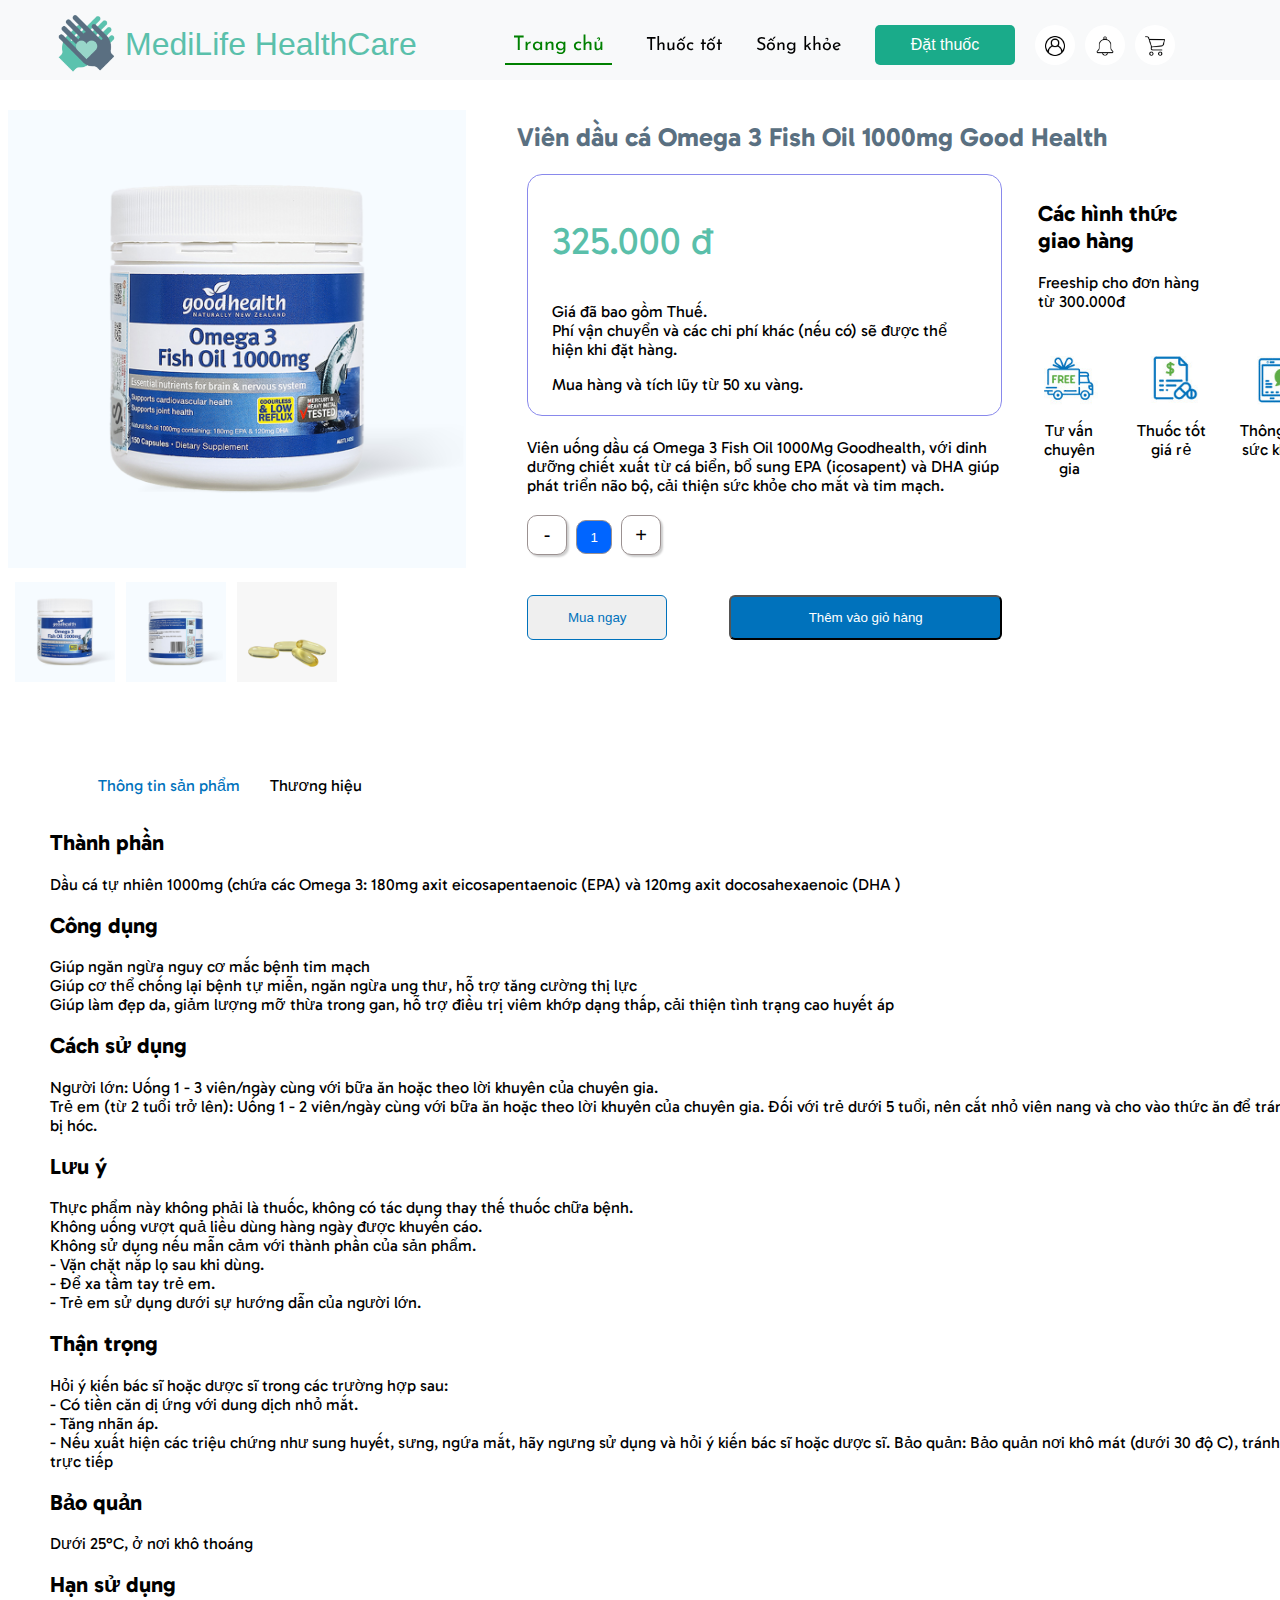
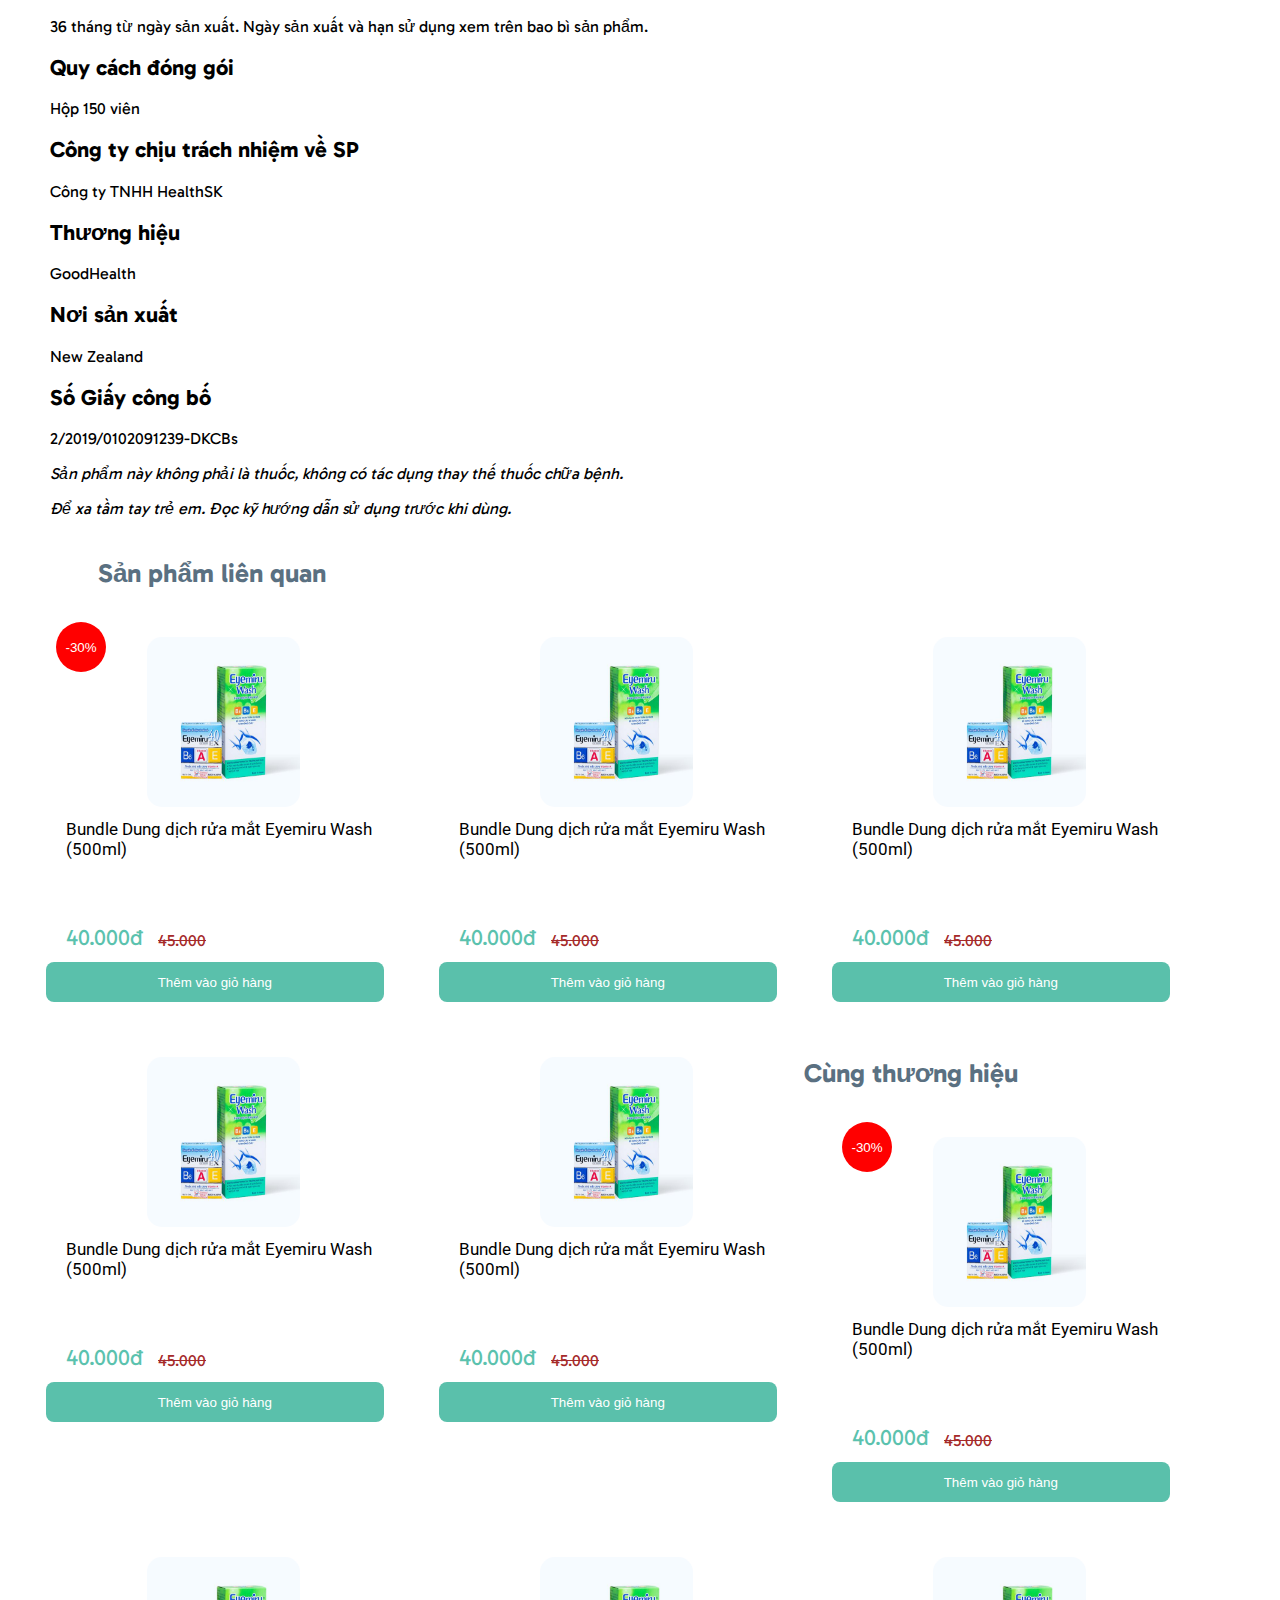
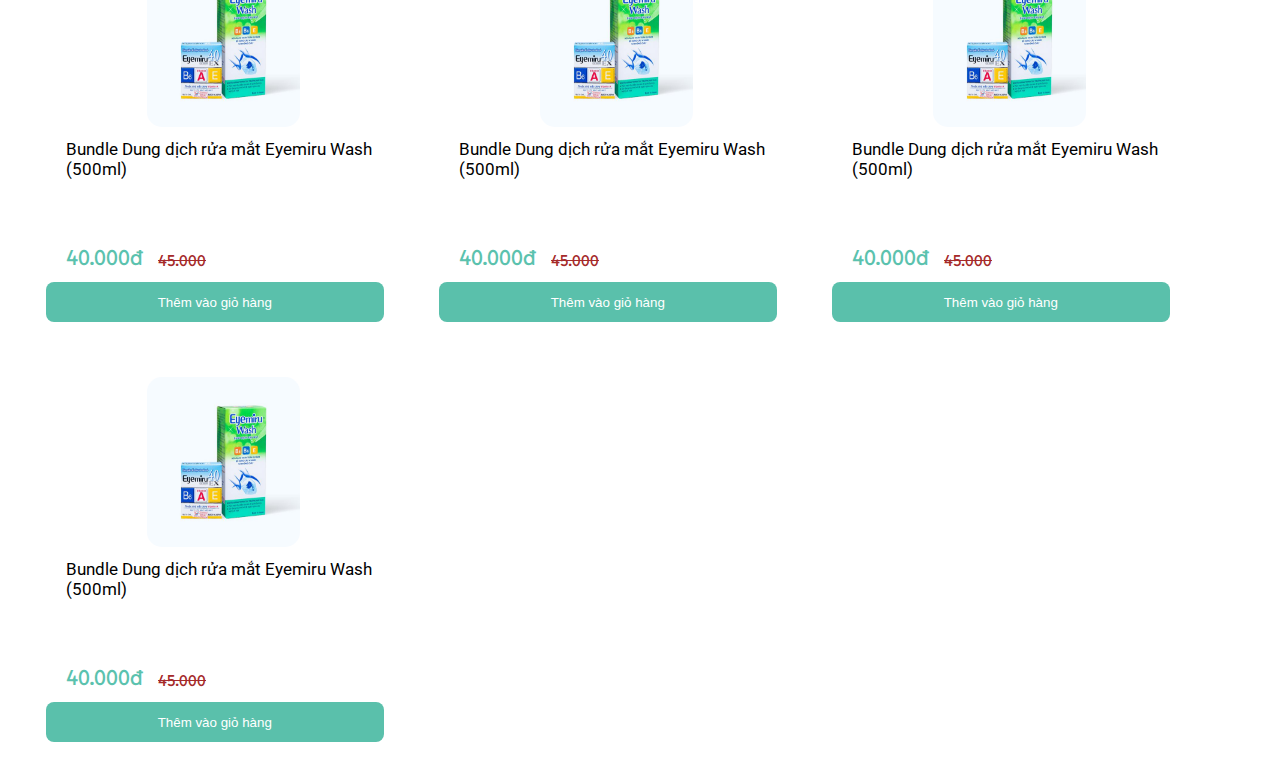
<file: product-detail2.html>
<!DOCTYPE html>
<html lang="en">

<head>
  <meta charset="UTF-8">
  <meta name="viewport" content="width=device-width, initial-scale=1.0">
  <title>MediLife - Pharmacy and Health care</title>
  <link rel="stylesheet" href="styles/main.css">
  <link rel="stylesheet" href="styles/product-detail.css">
  <link rel="stylesheet" href="styles/product-page.css">

  <link rel="stylesheet" href="https://fonts.googleapis.com/css2?family=Gabarito&display=swap">
  <link rel="stylesheet" href="https://fonts.googleapis.com/css2?family=Roboto:wght@300;400;700&display=swap">
  <link rel="stylesheet" href="https://fonts.googleapis.com/css?family=Open+Sans:300,400,700|Josefin+Sans:300,400,700">
  <link rel="stylesheet" href="https://cdn.linearicons.com/free/1.0.0/icon-font.min.css">
  <link rel="stylesheet" href="https://use.fontawesome.com/releases/v5.8.1/css/all.css"
    integrity="sha384-50oBUHEmvpQ+1lW4y57PTFmhCaXp0ML5d60M1M7uH2+nqUivzIebhndOJK28anvf" crossorigin="anonymous">

  <script src="js/script.js"></script>
</head>

<body>
  <section class="header">
    <div class="container">
      <div id="top-page">
        <img src="img/logo.png" style="margin-left: 50px;">
        <h1 id="com-name">MediLife HealthCare</h1>

        <div id="menu-bar">
          <ul>
            <li><a class="mnbar-item active" onclick="selectMenuItem(this)">Trang chủ</a></li>
            <li><a class="mnbar-item" href="menufo.html" onclick="selectMenuItem(this)">Thuốc tốt</a></li>

            <li><a class="mnbar-item" href="blog.html" onclick="selectMenuItem(this)">Sống khỏe</a></li>
            <li><button id="menu-btn" onclick="location.href = '#reservation'">Đặt thuốc</button></li>
            <div style="height: 80px; width: 180px; float: right;">
              <button class="small-btn">
                <img src="img/user-interface.png" style="height: 20px;" onclick="login_direct()">
              </button>
              <button class="small-btn">
                <img src="img/notification.png" style="height: 20px;">
              </button>
              <button class="small-btn">
                <img src="img/shopping-cart.png" style="height: 20px;" onclick="cart_direct()">
              </button>
            </div>

          </ul>
        </div>
      </div>


    </div>
  </section>

  <section class="bg-white main"
    style="margin-top: 100px; background-color: #F0F2F5; height: 610px; font-family: 'Gabarito', sans-serif;;">
    <div class="container" style="width: 1340px; height: 100%;">
      <div class="detail-left">
        <img src="img/medicine/detailpic2.jpg" id="detailpic">
        <div style="height: 130px;">
          <img class="other-pic" src="img/medicine/detailpic2.jpg">
          <img class="other-pic" src="img/medicine/more-pic21.jpg">
          <img class="other-pic" src="img/medicine/more-pic22.jpg">
        </div>
      </div>
      <div class="detail-right">
        <h2 class="title-h2" id="med-name">Viên dầu cá Omega 3 Fish Oil 1000mg Good Health</h2>
        <div id="detail-info" style="width: 475px; height: 435px; float: left;">
          <div id="product-price">
            <p class="ProductPrice_price">325.000 đ</p>
            <div>
              <div>Giá đã bao gồm Thuế.</div>
              <div>Phí vận chuyển và các chi phí khác (nếu có) sẽ được thể hiện khi đặt hàng.</div>
              <p>Mua hàng và tích lũy từ 50 xu vàng.</p>
            </div>
          </div>
          <div id="product-name">Viên uống dầu cá Omega 3 Fish Oil 1000Mg Goodhealth, với dinh dưỡng chiết xuất từ cá biển, bổ sung EPA (icosapent) và DHA giúp phát triển não bộ, cải thiện sức khỏe cho mắt và tim mạch.</div>
          <div id="quantity" style="margin-top: 20px;">
            <input class="round-btn" type="button" value="-" onclick="dec('numtxt','total')">
            <input id="numtxt" type="text" value="1">
            <input class="round-btn" type="button" value="+" onclick="inc('numtxt','total')">

          </div>
          <div style="height: 45px; margin-top: 40px;">
            <button id="buy-now">Mua ngay</button>
            <button id="btn-addToCart">Thêm vào giỏ hàng</button>
          </div>
        </div>
        <div id="deliver-info" style="width: 330px; height: 435px; float: right;">
          <div id="deli-text">
            <h2 class="title-h2-sec">Các hình thức giao hàng</h2>
            <p>Freeship cho đơn hàng từ 300.000đ</p>
          </div>
          <div>
            <div class="service-block">
              <div class="featured-block d-flex justify-content-center align-items-center">
                <a href="donate.html" style="text-decoration: none;">
                  <img src="img/service1.png" class="featured-block-image img-fluid" alt="">

                  <p>Tư vấn chuyên gia</p>
                </a>
              </div>
            </div>

            <div class="service-block">
              <div class="featured-block d-flex justify-content-center align-items-center">
                <a href="donate.html" style="text-decoration: none;">
                  <img src="img/service2.png" class="featured-block-image img-fluid" alt="">

                  <p>Thuốc tốt giá rẻ</p>
                </a>
              </div>
            </div>

            <div class="service-block">
              <div class="featured-block">
                <a href="donate.html" style="text-decoration: none;">
                  <img src="img/service3.png" class="featured-block-image img-fluid" alt="">

                  <p>Thông tin <br> sức khỏe</p>
                </a>
              </div>
            </div>
          </div>
        </div>
      </div>
    </div>
  </section>
  <section class="bg-white main"
    style="margin-top: 50px; background-color: #F0F2F5; height: max-content; font-family: 'Gabarito', sans-serif;;">
    <div class="container" style="width: 1340px; padding-left: 10px; ">
      <div style="padding-left: 22px;">
        <div id="nav-info">
          <ul>
            <li class="d-active"> Thông tin sản phẩm </li>
            <li> Thương hiệu </li>

          </ul>
        </div>
        <div id="detail-info">
          <h2 class="title-h2-sec">Thành phần</h2>
          <p>
            Dầu cá tự nhiên 1000mg (chứa các Omega 3: 180mg axit eicosapentaenoic (EPA) và 120mg axit docosahexaenoic (DHA )
          </p>
          <h2 class="title-h2-sec">Công dụng</h2>
          <p>
            Giúp ngăn ngừa nguy cơ mắc bệnh tim mạch

            <br>Giúp cơ thể chống lại bệnh tự miễn, ngăn ngừa ung thư, hỗ trợ tăng cường thị lực

            <br>Giúp làm đẹp da, giảm lượng mỡ thừa trong gan, hỗ trợ điều trị viêm khớp dạng thấp, cải thiện tình trạng cao huyết áp
          </p>
          <h2 class="title-h2-sec">Cách sử dụng</h2>
          <p>
            Người lớn: Uống 1 - 3 viên/ngày cùng với bữa ăn hoặc theo lời khuyên của chuyên gia.

            <br>Trẻ em (từ 2 tuổi trở lên): Uống 1 - 2 viên/ngày cùng với bữa ăn hoặc theo lời khuyên 
            của chuyên gia. Đối với trẻ dưới 5 tuổi, nên cắt nhỏ viên nang và cho vào thức ăn để tránh nguy cơ bị hóc.

            
          </p>
          <h2 class="title-h2-sec">Lưu ý</h2>
          <p>
            Thực phẩm này không phải là thuốc, không có tác dụng thay thế thuốc chữa bệnh.

            <br>Không uống vượt quả liều dùng hàng ngày được khuyến cáo.

            <br>Không sử dụng nếu mẫn cảm với thành phần của sản phẩm.

            <br>- Vặn chặt nắp lọ sau khi dùng.

            <br>- Để xa tầm tay trẻ em.

            <br>- Trẻ em sử dụng dưới sự hướng dẫn của người lớn.
          </p>
          <h2 class="title-h2-sec">Thận trọng</h2>
          <p>
            Hỏi ý kiến bác sĩ hoặc dược sĩ trong các trường hợp sau:

            <br>- Có tiền căn dị ứng với dung dịch nhỏ mắt.

            <br>- Tăng nhãn áp.

            <br>- Nếu xuất hiện các triệu chứng như sung huyết, sưng, ngứa mắt, hãy ngưng sử dụng và hỏi ý kiến bác sĩ
            hoặc dược sĩ.

            Bảo quản: Bảo quản nơi khô mát (dưới 30 độ C), tránh ánh nắng trực tiếp
          </p>
          <h2 class="title-h2-sec">Bảo quản</h2>
          <p>Dưới 25°C, ở nơi khô thoáng</p>
          <h2 class="title-h2-sec">Hạn sử dụng</h2>
          <p>36 tháng từ ngày sản xuất. Ngày sản xuất và hạn sử dụng xem trên bao bì sản phẩm.</p>
          <h2 class="title-h2-sec">Quy cách đóng gói</h2>
          <p>Hộp 150 viên</p>
          <h2 class="title-h2-sec">Công ty chịu trách nhiệm về SP</h2>
          <p>Công ty TNHH HealthSK</p>
          <h2 class="title-h2-sec">Thương hiệu</h2>
          <p>GoodHealth</p>
          <h2 class="title-h2-sec">Nơi sản xuất</h2>
          <p>New Zealand</p>
          <h2 class="title-h2-sec">Số Giấy công bố</h2>
          <p>2/2019/0102091239-DKCBs</p>
          <p style="font-style: italic;">Sản phẩm này không phải là thuốc, không có tác dụng thay thế thuốc chữa bệnh.
          </p>
          <p style="font-style: italic;">Để xa tầm tay trẻ em. Đọc kỹ hướng dẫn sử dụng trước khi dùng.</p>

        </div>
      </div>
      <div class="menu-row" id="row1" style="width: 100%;">
        <div class="cates">
          <h2 class="title-cate">Sản phẩm liên quan</h2>
        </div>


        <div class="product-card col-3 col-s-6">
          <button class="sale">
            -30%
          </button>

          <div class="card-banner" style="text-align: center;">
            <img src="img/medicine/eyemiru.jpg" class="med-pic">
          </div>

          <h3 class="card-title"><a href="#">Bundle Dung dịch rửa mắt Eyemiru Wash (500ml)</a></h3>

          <div class="price-wrapper">
            <data class="price">40.000đ</data>

            <del class="del" value="69.00">45.000</del>

          </div>
          <button class="btn-addToCart">Thêm vào giỏ hàng</button>

        </div>
        <div class="product-card col-3 col-s-6">


          <div class="card-banner" style="text-align: center;">
            <img src="img/medicine/eyemiru.jpg" class="med-pic">
          </div>

          <h3 class="card-title"><a href="#">Bundle Dung dịch rửa mắt Eyemiru Wash (500ml)</a></h3>

          <div class="price-wrapper">
            <data class="price">40.000đ</data>

            <del class="del" value="69.00">45.000</del>

          </div>
          <button class="btn-addToCart">Thêm vào giỏ hàng</button>

        </div>
        <div class="product-card col-3 col-s-6">


          <div class="card-banner" style="text-align: center;">
            <img src="img/medicine/eyemiru.jpg" class="med-pic">
          </div>

          <h3 class="card-title"><a href="#">Bundle Dung dịch rửa mắt Eyemiru Wash (500ml)</a></h3>

          <div class="price-wrapper">
            <data class="price">40.000đ</data>

            <del class="del" value="69.00">45.000</del>

          </div>
          <button class="btn-addToCart">Thêm vào giỏ hàng</button>

        </div>
        <div class="product-card col-3 col-s-6">


          <div class="card-banner" style="text-align: center;">
            <img src="img/medicine/eyemiru.jpg" class="med-pic">
          </div>

          <h3 class="card-title"><a href="#">Bundle Dung dịch rửa mắt Eyemiru Wash (500ml)</a></h3>

          <div class="price-wrapper">
            <data class="price">40.000đ</data>

            <del class="del" value="69.00">45.000</del>

          </div>
          <button class="btn-addToCart">Thêm vào giỏ hàng</button>

        </div>

        <div class="product-card col-3 col-s-6">


          <div class="card-banner" style="text-align: center;">
            <img src="img/medicine/eyemiru.jpg" class="med-pic">
          </div>

          <h3 class="card-title"><a href="#">Bundle Dung dịch rửa mắt Eyemiru Wash (500ml)</a></h3>

          <div class="price-wrapper">
            <data class="price">40.000đ</data>

            <del class="del" value="69.00">45.000</del>

          </div>
          <button class="btn-addToCart">Thêm vào giỏ hàng</button>

        </div>

      </div>
      <div class="menu-row" id="row1" style="width: 100%;">
        <div class="cates">
          <h2 class="title-cate">Cùng thương hiệu</h2>
        </div>


        <div class="product-card col-3 col-s-6">
          <button class="sale">
            -30%
          </button>

          <div class="card-banner" style="text-align: center;">
            <img src="img/medicine/eyemiru.jpg" class="med-pic">
          </div>

          <h3 class="card-title"><a href="#">Bundle Dung dịch rửa mắt Eyemiru Wash (500ml)</a></h3>

          <div class="price-wrapper">
            <data class="price">40.000đ</data>

            <del class="del" value="69.00">45.000</del>

          </div>
          <button class="btn-addToCart">Thêm vào giỏ hàng</button>

        </div>
        <div class="product-card col-3 col-s-6">


          <div class="card-banner" style="text-align: center;">
            <img src="img/medicine/eyemiru.jpg" class="med-pic">
          </div>

          <h3 class="card-title"><a href="#">Bundle Dung dịch rửa mắt Eyemiru Wash (500ml)</a></h3>

          <div class="price-wrapper">
            <data class="price">40.000đ</data>

            <del class="del" value="69.00">45.000</del>

          </div>
          <button class="btn-addToCart">Thêm vào giỏ hàng</button>

        </div>
        <div class="product-card col-3 col-s-6">


          <div class="card-banner" style="text-align: center;">
            <img src="img/medicine/eyemiru.jpg" class="med-pic">
          </div>

          <h3 class="card-title"><a href="#">Bundle Dung dịch rửa mắt Eyemiru Wash (500ml)</a></h3>

          <div class="price-wrapper">
            <data class="price">40.000đ</data>

            <del class="del" value="69.00">45.000</del>

          </div>
          <button class="btn-addToCart">Thêm vào giỏ hàng</button>

        </div>
        <div class="product-card col-3 col-s-6">


          <div class="card-banner" style="text-align: center;">
            <img src="img/medicine/eyemiru.jpg" class="med-pic">
          </div>

          <h3 class="card-title"><a href="#">Bundle Dung dịch rửa mắt Eyemiru Wash (500ml)</a></h3>

          <div class="price-wrapper">
            <data class="price">40.000đ</data>

            <del class="del" value="69.00">45.000</del>

          </div>
          <button class="btn-addToCart">Thêm vào giỏ hàng</button>

        </div>

        <div class="product-card col-3 col-s-6">


          <div class="card-banner" style="text-align: center;">
            <img src="img/medicine/eyemiru.jpg" class="med-pic">
          </div>

          <h3 class="card-title"><a href="#">Bundle Dung dịch rửa mắt Eyemiru Wash (500ml)</a></h3>

          <div class="price-wrapper">
            <data class="price">40.000đ</data>

            <del class="del" value="69.00">45.000</del>

          </div>
          <button class="btn-addToCart">Thêm vào giỏ hàng</button>

        </div>

      </div>
    </div>
  </section>

  <script src="js/jquery-3.6.4.min.js" type="text/Javascript"></script>
  <script>
    $(document).ready(function () {

      $("#btn-addToCart").click(function () {

        var cartAmount = Number(sessionStorage.getItem("cartAmount"));
        //alert(cartAmount);
        if (cartAmount != null)
          cartAmount += 1;
        else
          cartAmount = 1;
        sessionStorage.setItem("cartAmount", cartAmount);


        var pImg = $(this).parent().parent().parent().parent().find(".detail-left").find("#detailpic").attr("src");
        var pName = $(this).parent().parent().parent().parent().find(".detail-right").find("#med-name").text();
        var pPrice = $(this).parent().parent().find("#product-price").find(".ProductPrice_price").text();
        var pNum = $(this).parent().parent().find("#quantity").find("#numtxt").val();
        var pTotal = (pNum * parseInt(pPrice.substring(0, pPrice.length - 6).replace(".", ""))).toString();
         //var formattedTotal = pTotal.toLocaleString("vi-VN", { style: "currency", currency: "VND" });
        var product = {
          "img": pImg,
          "name": pName,
          "price": pPrice,
          "num": pNum,
          "total": pTotal + ".000 đ"
        };
        alert("Đã thêm hàng vào giỏ." + '\n' + pName + '\n' + pPrice + '\n' + pNum + '\n' + pImg  + '\n' + pTotal);
 
        var cart = sessionStorage.getItem("local-cart");
        var cartProducts = [];
        if (cart != null) {
          cartProducts = JSON.parse(cart);
        }
        cartProducts.push(product);
        sessionStorage.setItem("local-cart", JSON.stringify(cartProducts));
        alert(cartProducts);
      });

    });
  </script>

</body>

</html>
</file>
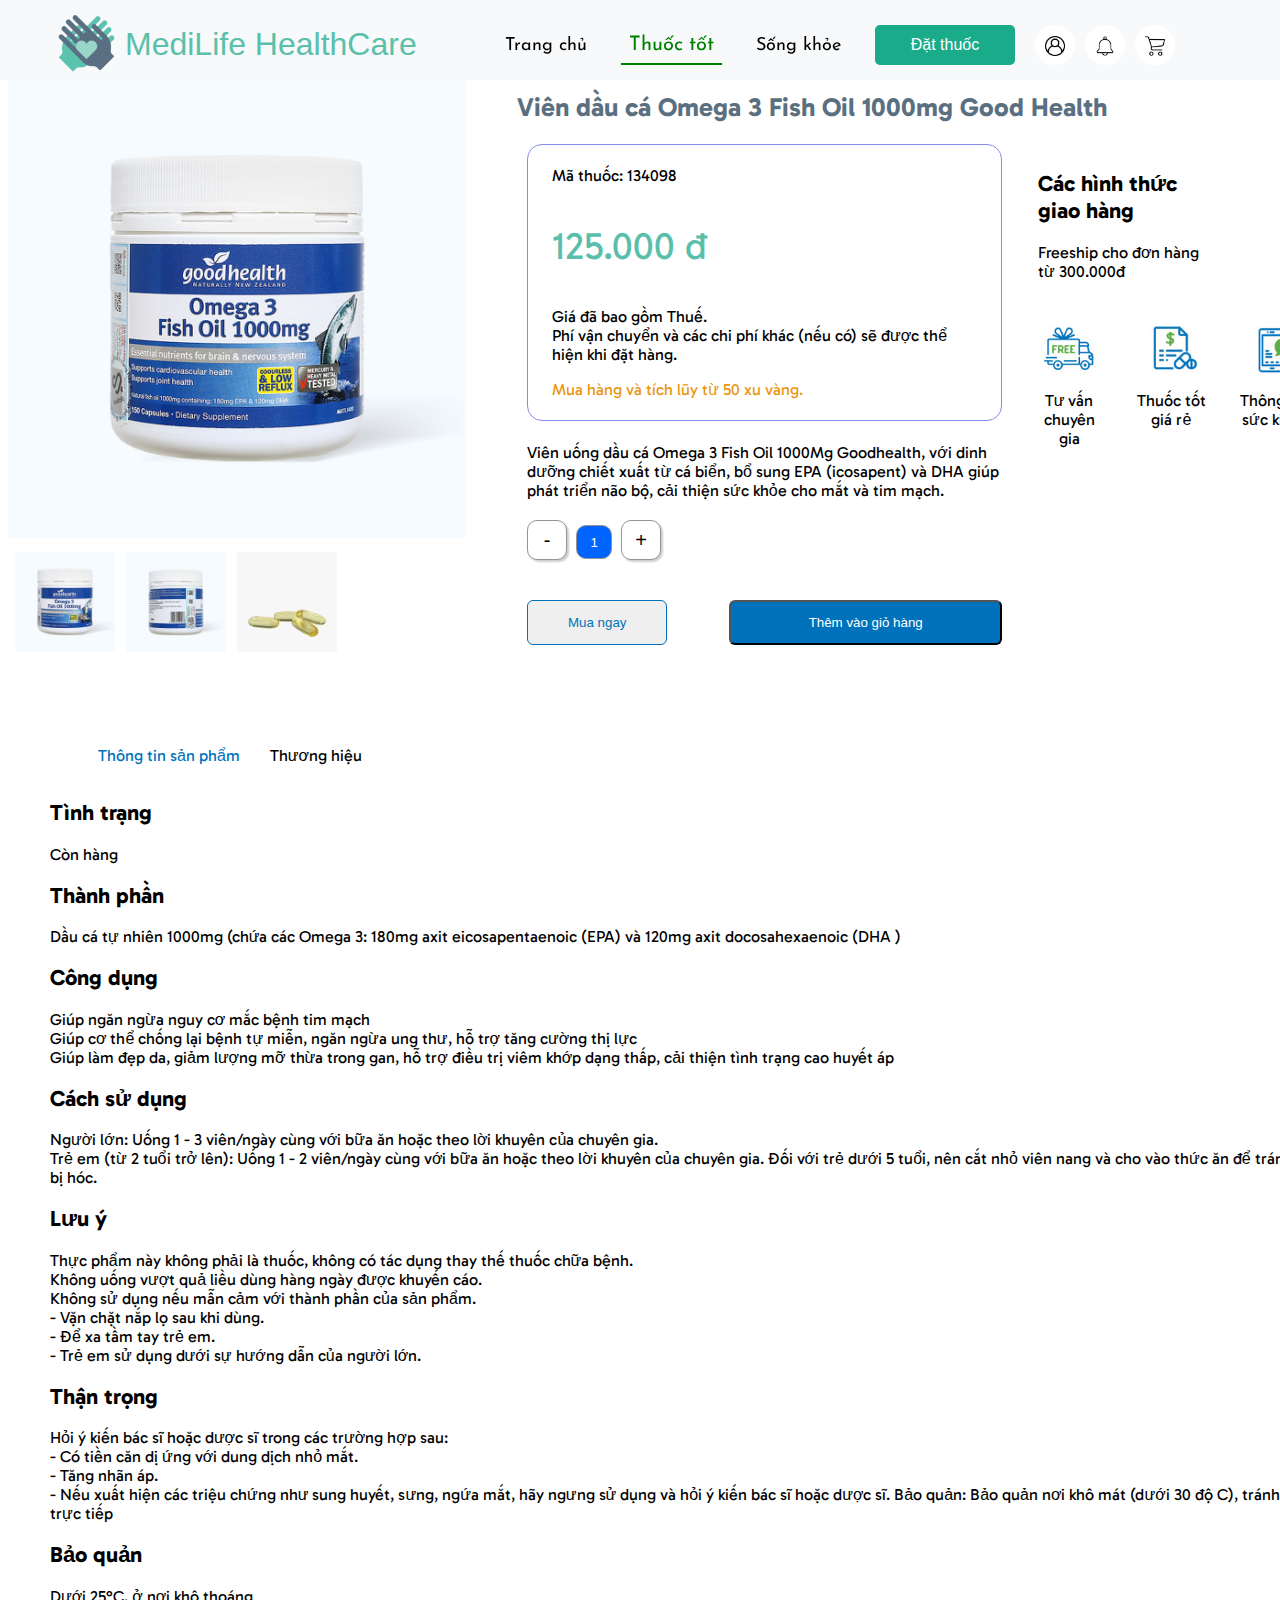
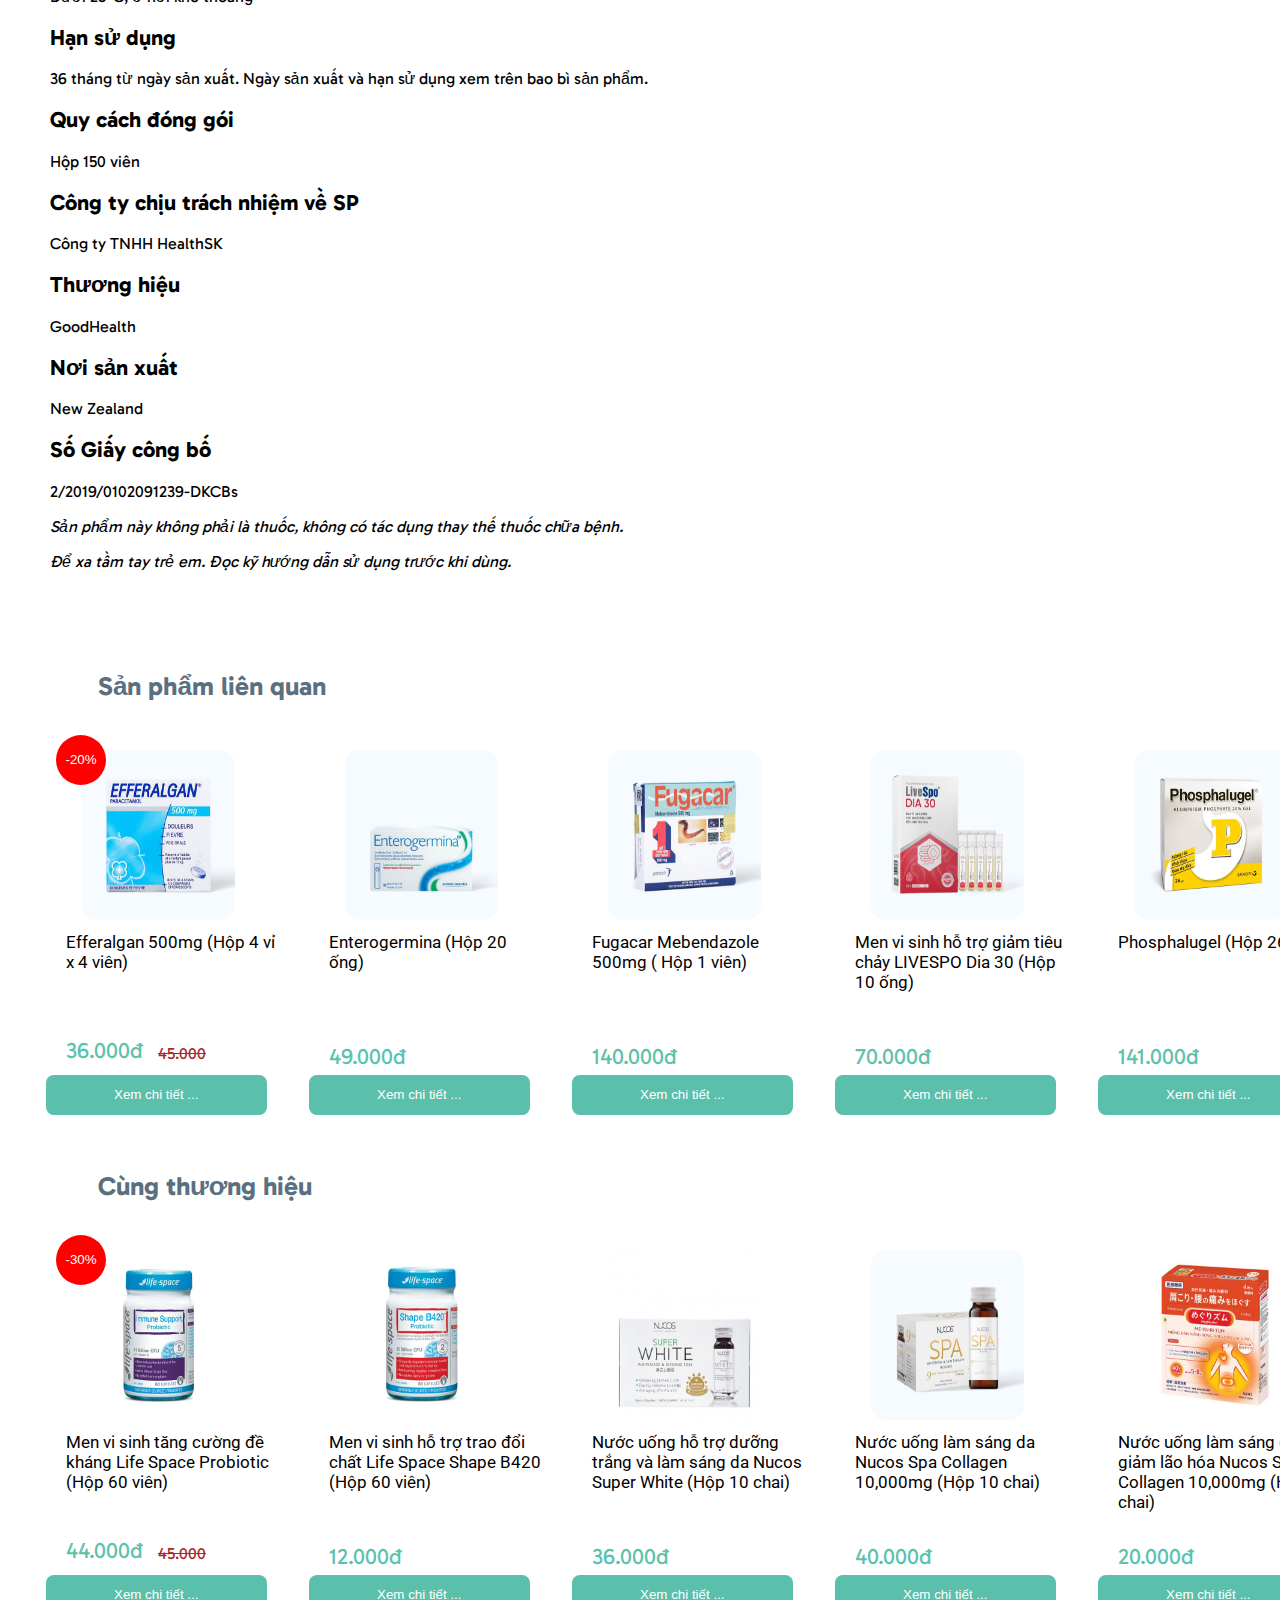
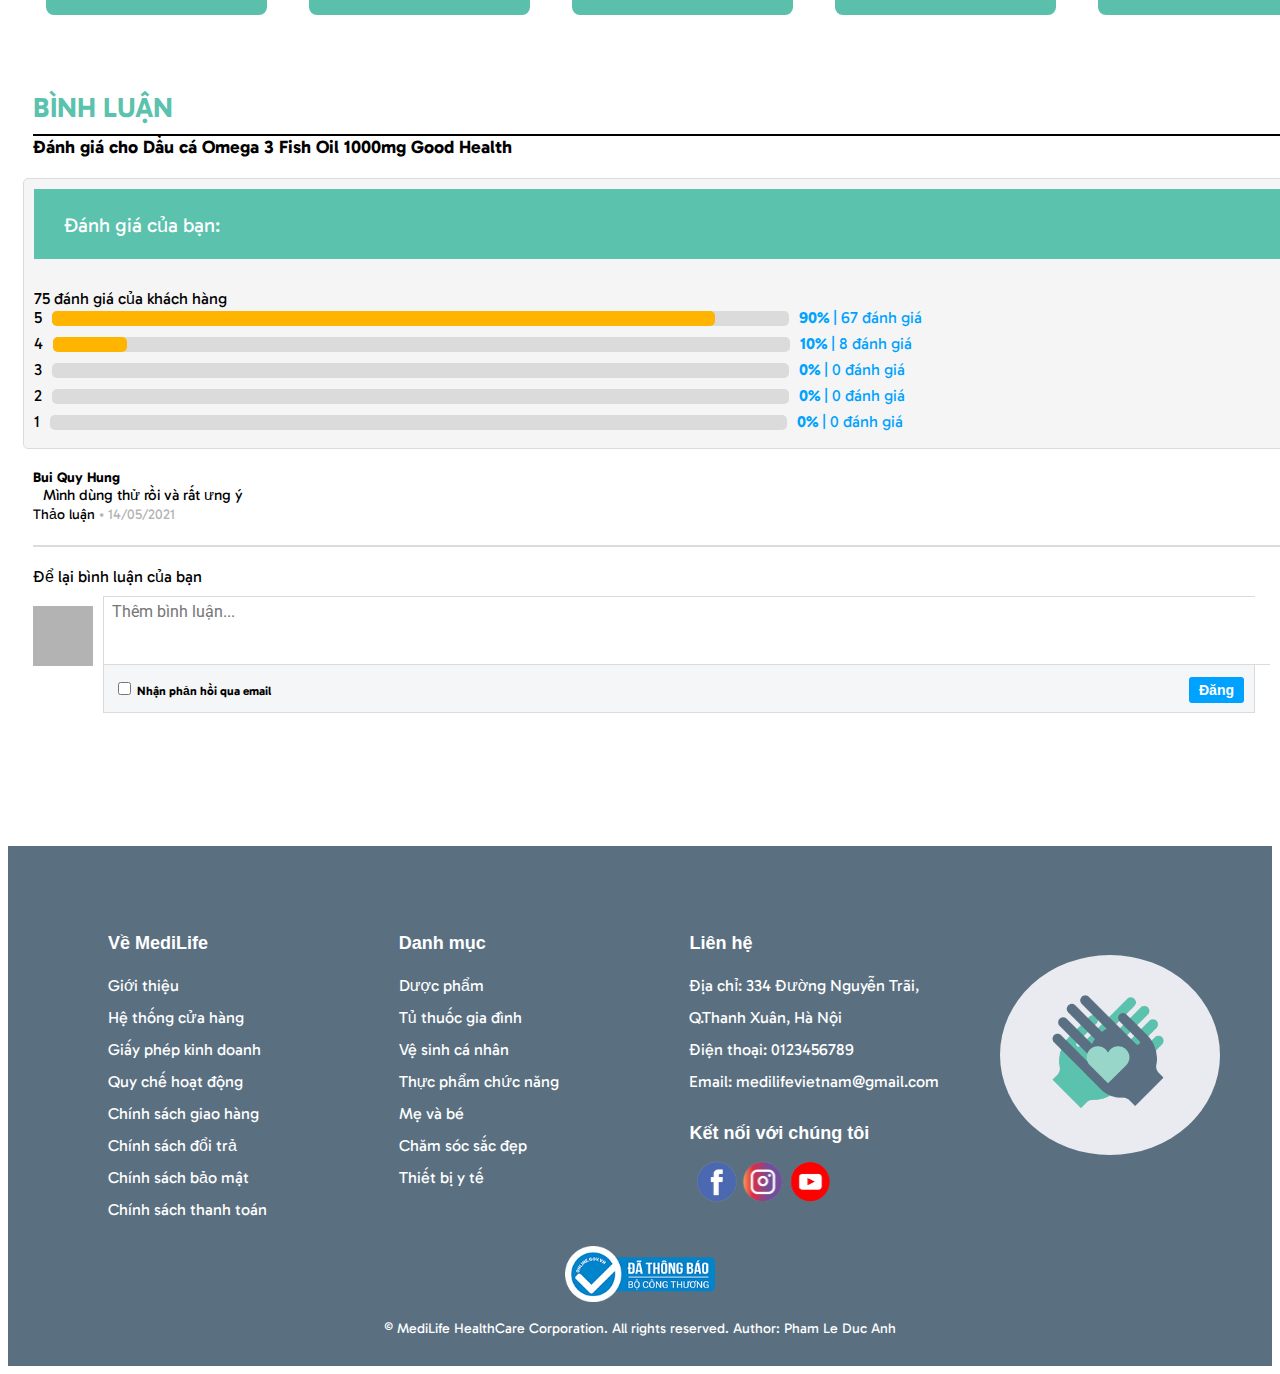
<file: product-detail3.html>
<!DOCTYPE html>
<html lang="en">

<head>
  <meta charset="UTF-8">
  <meta name="viewport" content="width=device-width, initial-scale=1.0">
  <title>MediLife - Pharmacy and Health care</title>
  <link rel="stylesheet" href="styles/main.css">
  <link rel="stylesheet" href="styles/product-detail.css">
  <link rel="stylesheet" href="styles/product-page.css">

  <link rel="stylesheet" href="https://fonts.googleapis.com/css2?family=Gabarito&display=swap">
  <link rel="stylesheet" href="https://fonts.googleapis.com/css2?family=Roboto:wght@300;400;700&display=swap">
  <link rel="stylesheet" href="https://fonts.googleapis.com/css?family=Open+Sans:300,400,700|Josefin+Sans:300,400,700">
  <link rel="stylesheet" href="https://cdn.linearicons.com/free/1.0.0/icon-font.min.css">
  <link rel="stylesheet" href="https://use.fontawesome.com/releases/v5.8.1/css/all.css"
    integrity="sha384-50oBUHEmvpQ+1lW4y57PTFmhCaXp0ML5d60M1M7uH2+nqUivzIebhndOJK28anvf" crossorigin="anonymous">

  <script src="js/script.js"></script>
  <script src="js/p-detail.js" type="text/Javascript"></script>
  <script src="https://code.jquery.com/jquery-3.6.0.min.js"></script>
</head>

<body>
  <section class="header">
    <div class="container">
      <div id="top-page">
        <img src="img/logo.png" style="margin-left: 50px;">
        <h1 id="com-name">MediLife HealthCare</h1>

        <div id="menu-bar">
          <ul>
            <li><a class="mnbar-item" href="index.html" onclick="selectMenuItem(this)">Trang chủ</a></li>
            <li><a class="mnbar-item active" href="menufo.html" onclick="selectMenuItem(this)">Thuốc tốt</a></li>

            <li><a class="mnbar-item" href="blog.html" onclick="selectMenuItem(this)">Sống khỏe</a></li>
            <li><button id="menu-btn" onclick="location.href = '#reservation'">Đặt thuốc</button></li>
            <div style="height: 80px; width: 180px; float: right;">
              <button class="small-btn">
                <img src="img/user-interface.png" style="height: 20px;" onclick="login_direct()">
              </button>
              <button class="small-btn">
                <img src="img/notification.png" style="height: 20px;">
              </button>
              <button class="small-btn">
                <img src="img/shopping-cart.png" style="height: 20px;" onclick="cart_direct()">
              </button>
            </div>

          </ul>
        </div>
      </div>


    </div>
  </section>

  <section class="bg-white main"
    style="margin-top: 70px; background-color: #F0F2F5; height: 610px; font-family: 'Gabarito', sans-serif;;">
    <div class="container" style="width: 1340px; height: 100%;">
      <div class="detail-left">
        <img src="img/medicine/detailpic2.jpg" id="detailpic">
        <div style="height: 130px;">
          <img class="other-pic" src="img/medicine/detailpic2.jpg">
          <img class="other-pic" src="img/medicine/more-pic21.jpg">
          <img class="other-pic" src="img/medicine/more-pic22.jpg">
        </div>
      </div>
      <div class="detail-right">
        <h2 class="title-h2" id="med-name">Viên dầu cá Omega 3 Fish Oil 1000mg Good Health</h2>
        <div id="detail-info" style="width: 475px; height: 435px; float: left;">
          <div id="product-price">
            <p>Mã thuốc: <span class="Product_id">134098</span></p>
            <p class="ProductPrice_price">125.000 đ</p>
            <div>
              <div>Giá đã bao gồm Thuế.</div>
              <div>Phí vận chuyển và các chi phí khác (nếu có) sẽ được thể hiện khi đặt hàng.</div>
              <p class="important_info">Mua hàng và tích lũy từ 50 xu vàng.</p>
            </div>
          </div>
          <div id="product-name">Viên uống dầu cá Omega 3 Fish Oil 1000Mg Goodhealth, với dinh dưỡng chiết xuất từ cá
            biển, bổ sung EPA (icosapent) và DHA giúp phát triển não bộ, cải thiện sức khỏe cho mắt và tim mạch.</div>
          <div id="quantity" style="margin-top: 20px;">
            <input class="round-btn" type="button" value="-" onclick="dec('numtxt','total')">
            <input id="numtxt" type="text" value="1">
            <input class="round-btn" type="button" value="+" onclick="inc('numtxt','total')">

          </div>
          <div style="height: 45px; margin-top: 40px;">
            <button id="buy-now">Mua ngay</button>
            <button id="btn-addToCart">Thêm vào giỏ hàng</button>
          </div>
        </div>
        <div id="deliver-info" style="width: 330px; height: 435px; float: right;">
          <div id="deli-text">
            <h2 class="title-h2-sec">Các hình thức giao hàng</h2>
            <p>Freeship cho đơn hàng từ 300.000đ</p>
          </div>
          <div>
            <div class="service-block">
              <div class="featured-block d-flex justify-content-center align-items-center">
                <a href="donate.html" style="text-decoration: none;">
                  <img src="img/service1.png" class="featured-block-image img-fluid" alt="">

                  <p>Tư vấn chuyên gia</p>
                </a>
              </div>
            </div>

            <div class="service-block">
              <div class="featured-block d-flex justify-content-center align-items-center">
                <a href="donate.html" style="text-decoration: none;">
                  <img src="img/service2.png" class="featured-block-image img-fluid" alt="">

                  <p>Thuốc tốt giá rẻ</p>
                </a>
              </div>
            </div>

            <div class="service-block">
              <div class="featured-block">
                <a href="donate.html" style="text-decoration: none;">
                  <img src="img/service3.png" class="featured-block-image img-fluid" alt="">

                  <p>Thông tin <br> sức khỏe</p>
                </a>
              </div>
            </div>
          </div>
        </div>
      </div>
    </div>
  </section>
  <section class="bg-white main">
    <div class="container" style="width: 1340px; padding-left: 10px; ">
      <div style="padding-left: 22px;">
        <div id="nav-info">
          <ul>
            <li class="d-active"> Thông tin sản phẩm </li>
            <li> Thương hiệu </li>

          </ul>
        </div>
        <div id="detail-info">
          <h2 class="title-h2-sec">Tình trạng</h2>
          <p>Còn hàng</p>
          <h2 class="title-h2-sec">Thành phần</h2>
          <p>
            Dầu cá tự nhiên 1000mg (chứa các Omega 3: 180mg axit eicosapentaenoic (EPA) và 120mg axit docosahexaenoic
            (DHA )
          </p>
          <h2 class="title-h2-sec">Công dụng</h2>
          <p>
            Giúp ngăn ngừa nguy cơ mắc bệnh tim mạch

            <br>Giúp cơ thể chống lại bệnh tự miễn, ngăn ngừa ung thư, hỗ trợ tăng cường thị lực

            <br>Giúp làm đẹp da, giảm lượng mỡ thừa trong gan, hỗ trợ điều trị viêm khớp dạng thấp, cải thiện tình trạng
            cao huyết áp
          </p>
          <h2 class="title-h2-sec">Cách sử dụng</h2>
          <p>
            Người lớn: Uống 1 - 3 viên/ngày cùng với bữa ăn hoặc theo lời khuyên của chuyên gia.

            <br>Trẻ em (từ 2 tuổi trở lên): Uống 1 - 2 viên/ngày cùng với bữa ăn hoặc theo lời khuyên
            của chuyên gia. Đối với trẻ dưới 5 tuổi, nên cắt nhỏ viên nang và cho vào thức ăn để tránh nguy cơ bị hóc.


          </p>
          <h2 class="title-h2-sec">Lưu ý</h2>
          <p>
            Thực phẩm này không phải là thuốc, không có tác dụng thay thế thuốc chữa bệnh.

            <br>Không uống vượt quả liều dùng hàng ngày được khuyến cáo.

            <br>Không sử dụng nếu mẫn cảm với thành phần của sản phẩm.

            <br>- Vặn chặt nắp lọ sau khi dùng.

            <br>- Để xa tầm tay trẻ em.

            <br>- Trẻ em sử dụng dưới sự hướng dẫn của người lớn.
          </p>
          <h2 class="title-h2-sec">Thận trọng</h2>
          <p>
            Hỏi ý kiến bác sĩ hoặc dược sĩ trong các trường hợp sau:

            <br>- Có tiền căn dị ứng với dung dịch nhỏ mắt.

            <br>- Tăng nhãn áp.

            <br>- Nếu xuất hiện các triệu chứng như sung huyết, sưng, ngứa mắt, hãy ngưng sử dụng và hỏi ý kiến bác sĩ
            hoặc dược sĩ.

            Bảo quản: Bảo quản nơi khô mát (dưới 30 độ C), tránh ánh nắng trực tiếp
          </p>
          <h2 class="title-h2-sec">Bảo quản</h2>
          <p>Dưới 25°C, ở nơi khô thoáng</p>
          <h2 class="title-h2-sec">Hạn sử dụng</h2>
          <p>36 tháng từ ngày sản xuất. Ngày sản xuất và hạn sử dụng xem trên bao bì sản phẩm.</p>
          <h2 class="title-h2-sec">Quy cách đóng gói</h2>
          <p>Hộp 150 viên</p>
          <h2 class="title-h2-sec">Công ty chịu trách nhiệm về SP</h2>
          <p>Công ty TNHH HealthSK</p>
          <h2 class="title-h2-sec">Thương hiệu</h2>
          <p>GoodHealth</p>
          <h2 class="title-h2-sec">Nơi sản xuất</h2>
          <p>New Zealand</p>
          <h2 class="title-h2-sec">Số Giấy công bố</h2>
          <p>2/2019/0102091239-DKCBs</p>
          <p style="font-style: italic;">Sản phẩm này không phải là thuốc, không có tác dụng thay thế thuốc chữa bệnh.
          </p>
          <p style="font-style: italic;">Để xa tầm tay trẻ em. Đọc kỹ hướng dẫn sử dụng trước khi dùng.</p>

        </div>
      </div>
      <div class="menu-row" id="row3" style="width: 100%; margin-top: 100px;">
        <div class="cates">
          <h2 class="title-cate">Sản phẩm liên quan</h2>
        </div>


        <div class="product-card col-2 col-s-4 col-m-6">
          <button class="sale">
            -20%
          </button>

          <div class="card-banner" style="text-align: center;">
            <img src="img/medicine/fam1.jpg" class="med-pic">
          </div>

          <h3 class="card-title"><a href="#">Efferalgan 500mg (Hộp 4 vỉ x 4 viên)</a></h3>

          <div class="price-wrapper">
            <data class="price">36.000đ</data>

            <del class="del">45.000</del>

          </div>
          <button class="btn-addToCart">Xem chi tiết ...</button>

        </div>
        <div class="product-card col-2 col-s-4 col-m-6">


          <div class="card-banner" style="text-align: center;">
            <img src="img/medicine/fam2.jpg" class="med-pic">
          </div>

          <h3 class="card-title"><a href="#">Enterogermina (Hộp 20 ống)</a></h3>

          <div class="price-wrapper">
            <data class="price">49.000đ</data>

          </div>
          <button class="btn-addToCart">Xem chi tiết ...</button>

        </div>
        <div class="product-card col-2 col-s-4 col-m-6">


          <div class="card-banner" style="text-align: center;">
            <img src="img/medicine/fam3.jpg" class="med-pic">
          </div>

          <h3 class="card-title"><a href="#">Fugacar Mebendazole 500mg ( Hộp 1 viên)</a></h3>

          <div class="price-wrapper">
            <data class="price">140.000đ</data>
          </div>
          <button class="btn-addToCart">Xem chi tiết ...</button>

        </div>
        <div class="product-card col-2 col-s-4 col-m-6">


          <div class="card-banner" style="text-align: center;">
            <img src="img/medicine/fam4.jpg" class="med-pic">
          </div>

          <h3 class="card-title"><a href="#">Men vi sinh hỗ trợ giảm tiêu chảy LIVESPO Dia 30 (Hộp 10 ống)</a></h3>

          <div class="price-wrapper">
            <data class="price">70.000đ</data>

          </div>
          <button class="btn-addToCart">Xem chi tiết ...</button>

        </div>

        <div class="product-card col-2 col-s-4 col-m-6">


          <div class="card-banner" style="text-align: center;">
            <img src="img/medicine/fam5.jpg" class="med-pic">
          </div>

          <h3 class="card-title"><a href="#">Phosphalugel (Hộp 26 gói)</a></h3>

          <div class="price-wrapper">
            <data class="price">141.000đ</data>

          </div>
          <button class="btn-addToCart">Xem chi tiết ...</button>

        </div>

      </div>
      <div class="menu-row" id="row4" style="width: 100%;">
        <div class="cates">
          <h2 class="title-cate">Cùng thương hiệu</h2>
        </div>


        <div class="product-card col-2 col-s-4 col-m-6">
          <button class="sale">
            -30%
          </button>

          <div class="card-banner" style="text-align: center;">
            <img src="img/medicine/selfcare1.jpg" class="med-pic">
          </div>

          <h3 class="card-title"><a href="#">Men vi sinh tăng cường đề kháng Life Space Probiotic (Hộp 60 viên)</a></h3>

          <div class="price-wrapper">
            <data class="price">44.000đ</data>

            <del class="del" value="69.00">45.000</del>

          </div>
          <button class="btn-addToCart">Xem chi tiết ...</button>

        </div>
        <div class="product-card col-2 col-s-4 col-m-6">


          <div class="card-banner" style="text-align: center;">
            <img src="img/medicine/selfcare2.jpg" class="med-pic">
          </div>

          <h3 class="card-title"><a href="#">Men vi sinh hỗ trợ trao đổi chất Life Space Shape B420 (Hộp 60 viên)</a>
          </h3>

          <div class="price-wrapper">
            <data class="price">12.000đ</data>

          </div>
          <button class="btn-addToCart">Xem chi tiết ...</button>

        </div>
        <div class="product-card col-2 col-s-4 col-m-6">


          <div class="card-banner" style="text-align: center;">
            <img src="img/medicine/sc3.png" class="med-pic">
          </div>

          <h3 class="card-title"><a href="#">Nước uống hỗ trợ dưỡng trắng và làm sáng da Nucos Super White (Hộp 10
              chai)</a></h3>

          <div class="price-wrapper">
            <data class="price">36.000đ</data>

          </div>
          <button class="btn-addToCart">Xem chi tiết ...</button>

        </div>
        <div class="product-card col-2 col-s-4 col-m-6">


          <div class="card-banner" style="text-align: center;">
            <img src="img/medicine/sc4.jpg" class="med-pic">
          </div>

          <h3 class="card-title"><a href="#">Nước uống làm sáng da Nucos Spa Collagen 10,000mg (Hộp 10 chai)</a></h3>

          <div class="price-wrapper">
            <data class="price">40.000đ</data>

          </div>
          <button class="btn-addToCart">Xem chi tiết ...</button>

        </div>

        <div class="product-card col-2 col-s-4 col-m-6">


          <div class="card-banner" style="text-align: center;">
            <img src="img/medicine/sc5.jpg" class="med-pic">
          </div>

          <h3 class="card-title"><a href="#">Nước uống làm sáng da, giảm lão hóa Nucos Spa Collagen 10,000mg (Hộp 10
              chai)</a></h3>

          <div class="price-wrapper">
            <data class="price">20.000đ</data>

          </div>
          <button class="btn-addToCart">Xem chi tiết ...</button>

        </div>

      </div>
    </div>
  </section>
  <section class="comment">
    <div class="container" style="width: 1340px; margin: 0px auto; padding: 20px; ">
      <div class="title padding_title" id="BinhLuan" style="font-size: 28px; color: #5BC2AE;">BÌNH LUẬN</div>
      <div class="title1 padding_title" id="cont-cmt">Đánh giá cho Dầu cá Omega 3 Fish Oil 1000mg Good Health</div>
      <div class="box">
        <!-- <span class="point">5.00 <i class="fas fa-star"></i><i class="fas fa-star"></i><i class="fas fa-star"></i><i
            class="fas fa-star"></i><i class="fas fa-star"></i></span> -->
        <div class="rating">
          <p>Đánh giá của bạn: <span class="star-rating">
              <label for="rate-1" style="--i:1"><i class="fas fa-star"></i></label>
              <input type="radio" name="rating" id="rate-1" value="1">
              <label for="rate-2" style="--i:2"><i class="fas fa-star"></i></label>
              <input type="radio" name="rating" id="rate-2" value="2" checked>
              <label for="rate-3" style="--i:3"><i class="fas fa-star"></i></label>
              <input type="radio" name="rating" id="rate-3" value="3">
              <label for="rate-4" style="--i:4"><i class="fas fa-star"></i></label>
              <input type="radio" name="rating" id="rate-4" value="4">
              <label for="rate-5" style="--i:5"><i class="fas fa-star"></i></label>
              <input type="radio" name="rating" id="rate-5" value="5">
            </span></p>
        </div>
        <span class="count"><a href="#cont-cmt">75 đánh giá của khách hàng</a></span>
        <div class="ratio">
          <div class="level">5<i class="fas fa-star" style="color: #5BC2AE;"></i></div>
          <div class="progressBar">
            <div class="percentage5"></div>
          </div>
          <div class="status"><span class="sp-status">90%</span> | 67 đánh giá</div>
        </div>
        <div class="ratio">
          <div class="level">4<i class="fas fa-star" style="color: #5BC2AE;"></i></div>
          <div class="progressBar">
            <div class="percentage4"></div>

          </div>
          <div class="status"><span class="sp-status">10%</span> | 8 đánh giá</div>
        </div>
        <div class="ratio">
          <div class="level">3<i class="fas fa-star" style="color: #5BC2AE;"></i></div>
          <div class="progressBar"></div>
          <div class="status"><span class="sp-status">0%</span> | 0 đánh giá</div>
        </div>
        <div class="ratio">
          <div class="level">2<i class="fas fa-star" style="color: #5BC2AE;"></i></div>
          <div class="progressBar"></div>
          <div class="status"><span class="sp-status">0%</span> | 0 đánh giá</div>
        </div>
        <div class="ratio">
          <div class="level">1<i class="fas fa-star" style="color: #5BC2AE;"></i></div>
          <div class="progressBar"></div>
          <div class="status"><span class="sp-status">0%</span> | 0 đánh giá</div>
        </div>
        <!-- <button type="button" class="btn-right" id="ri">ĐÁNH GIÁ NGAY</button>
        <button type="button" class="btn-bottom" id="bo">ĐÁNH GIÁ NGAY</button> -->
      </div>
      <div class="cmt">
        <div class="nameUser">Bui Quy Hung</div>
        <div class="content-cmt">
          <span><i class="fas fa-star"></i><i class="fas fa-star"></i><i class="fas fa-star"></i><i
              class="fas fa-star"></i><i class="fas fa-star"></i></span>Mình dùng thử rồi và rất ưng ý
        </div>
        <div class="time">
          <a href="#">Thảo luận</a> <span>• 14/05/2021</span>
        </div>
        <hr>
      </div>
      <!-- <div class="box2">
        <textarea name="mota" rows="4" cols="167"
            placeholder="Mời bạn tham gia thảo luận, vui lòng nhập Tiếng Việt có dấu"></textarea>
        <div class="content">
            <form method="POST">
                <input type="text" name="name" id="name" value="" placeholder="Họ tên (bắt buộc)" class="txtbox">
                <input type="text" name="mail" id="mail" value="" placeholder="Email" class="txtbox">
                <input type="button" name="send" id="send" value="Gửi" class="btn-send">
            </form>
        </div>
    </div> -->
      <div class="content-cmt1">Để lại bình luận của bạn</div>
      <div class="add-comment" style="position: relative;">
        <div class="avatar">
          <i class="fas fa-user" style="margin-top: 10px;"></i>
        </div>
        <div class="content">
          <textarea name="mota" rows="3" cols="156" placeholder="Thêm bình luận..."></textarea>
          <div class="content-bot">
            <input type="checkbox" id="uptofb" name="uptofb">
            <label for="uptofb">Nhận phản hồi qua email</label>
            <input type="button" value="Đăng" class="btn-up">
          </div>
        </div>
      </div>
    </div>
  </section>
  <footer style="margin-top: 100px;">
    <div class="container">
      <div class="row">

        <div class="foot-nav" style="margin-left: 100px;">
          <h4>Về MediLife</h4>
          <ul class="list-unstyled">
            <li><a href="#">Giới thiệu</a></li>
            <li><a href="#">Hệ thống cửa hàng</a></li>
            <li><a href="#">Giấy phép kinh doanh</a></li>
            <li><a href="#">Quy chế hoạt động</a></li>
            <li><a href="#">Chính sách giao hàng</a></li>
            <li><a href="#">Chính sách đổi trả</a></li>
            <li><a href="#">Chính sách bảo mật</a></li>
            <li><a href="#">Chính sách thanh toán</a></li>
          </ul>
        </div>
        <div class="foot-nav">
          <h4>Danh mục</h4>
          <ul class="list-unstyled">
            <li><a href="#">Dược phẩm</a></li>
            <li><a href="#">Tủ thuốc gia đình</a></li>
            <li><a href="#">Vệ sinh cá nhân</a></li>
            <li><a href="#">Thực phẩm chức năng</a></li>
            <li><a href="#">Mẹ và bé</a></li>
            <li><a href="#">Chăm sóc sắc đẹp</a></li>
            <li><a href="#">Thiết bị y tế</a></li>
          </ul>
        </div>
        <div class="foot-nav">
          <h4>Liên hệ</h4>
          <ul class="list-unstyled">
            <li><i class="fas fa-map-marker-alt"></i> Địa chỉ: 334 Đường Nguyễn Trãi, Q.Thanh Xuân, Hà Nội</li>
            <li><i class="fas fa-phone"></i> Điện thoại: 0123456789</li>
            <li><i class="fas fa-envelope"></i> Email: medilifevietnam@gmail.com</li>
          </ul>
          <h4>Kết nối với chúng tôi</h4>
          <img src="img/social-contact.png">

        </div>
        <div class="foot-nav">
          <div id="foot-logo" style="background-color: #eaebf0; border-radius: 50%;">
            <img src="img/logo.png" style="margin: 20px 35px;">
          </div>
          <!-- <img id="foot-logo" src="img/logock-removebg-preview.png"> -->
        </div>
      </div>

      <div class="row">
        <div>
          <p class="text-center"></p>
        </div>
      </div>
      <div id="bot-div" style="margin-top: 50px;">
        <img src="img/logo_footer.png">
        <p>© MediLife HealthCare Corporation. All rights reserved. Author: Pham Le Duc Anh</p>
      </div>
    </div>
  </footer>

  <script src="js/jquery-3.6.4.min.js" type="text/Javascript"></script>
  <script>
    var price = 58000;
    $(document).ready(function () {
      $(".other-pic").click(function () {
        var newImageSrc = $(this).attr("src");

        $("#detailpic").attr("src", newImageSrc);
      });
    });
    $(document).ready(function () {

      $("#btn-addToCart").click(function () {

        var cartAmount = Number(sessionStorage.getItem("cartAmount"));
        //alert(cartAmount);
        if (cartAmount != null)
          cartAmount += 1;
        else
          cartAmount = 1;
        sessionStorage.setItem("cartAmount", cartAmount);

        var pId = $(this).parent().parent().find("#product-price").find(".Product_id").text();

        var pImg = $(this).parent().parent().parent().parent().find(".detail-left").find("#detailpic").attr("src");
        var pName = $(this).parent().parent().parent().parent().find(".detail-right").find("#med-name").text();
        var pPrice = $(this).parent().parent().find("#product-price").find(".ProductPrice_price").text();
        var pNum = $(this).parent().parent().find("#quantity").find("#numtxt").val();
        //var pTotal = $(this).parent().find("#quan").find("#total").text();
        var pTotal = (pNum * parseInt(pPrice.substring(0, pPrice.length - 6).replace(".", ""))).toString();
        //var formattedTotal = pTotal.toLocaleString("vi-VN", { style: "currency", currency: "VND" });
        var cart = sessionStorage.getItem("local-cart");
        var cartProducts = JSON.parse(cart || "[]"); // Parse the cart or initialize as an empty array if it's null or invalid JSON

        var amount = cartProducts.length;
        for (var i = 0; i < amount; ++i) {
          if (cartProducts[i].name == pName) {
            alert("Sản phẩm đã có trong giỏ hàng. Vui lòng kiểm tra lại!");
            return;
          }
        }
        var product = {
          "id": pId,
          "img": pImg,
          "name": pName,
          "price": pPrice,
          "num": pNum,
          "total": pTotal + ".000 đ",
          "sum": parseInt(pTotal)
        };

        var cart = sessionStorage.getItem("local-cart");

        var cartProducts = [];
        if (cart != null) {
          cartProducts = JSON.parse(cart);
        }
        cartProducts.push(product);
        sessionStorage.setItem("local-cart", JSON.stringify(cartProducts));
        alert("Đã thêm hàng vào giỏ.");


      });

    });
  </script>

</body>

</html>
</file>
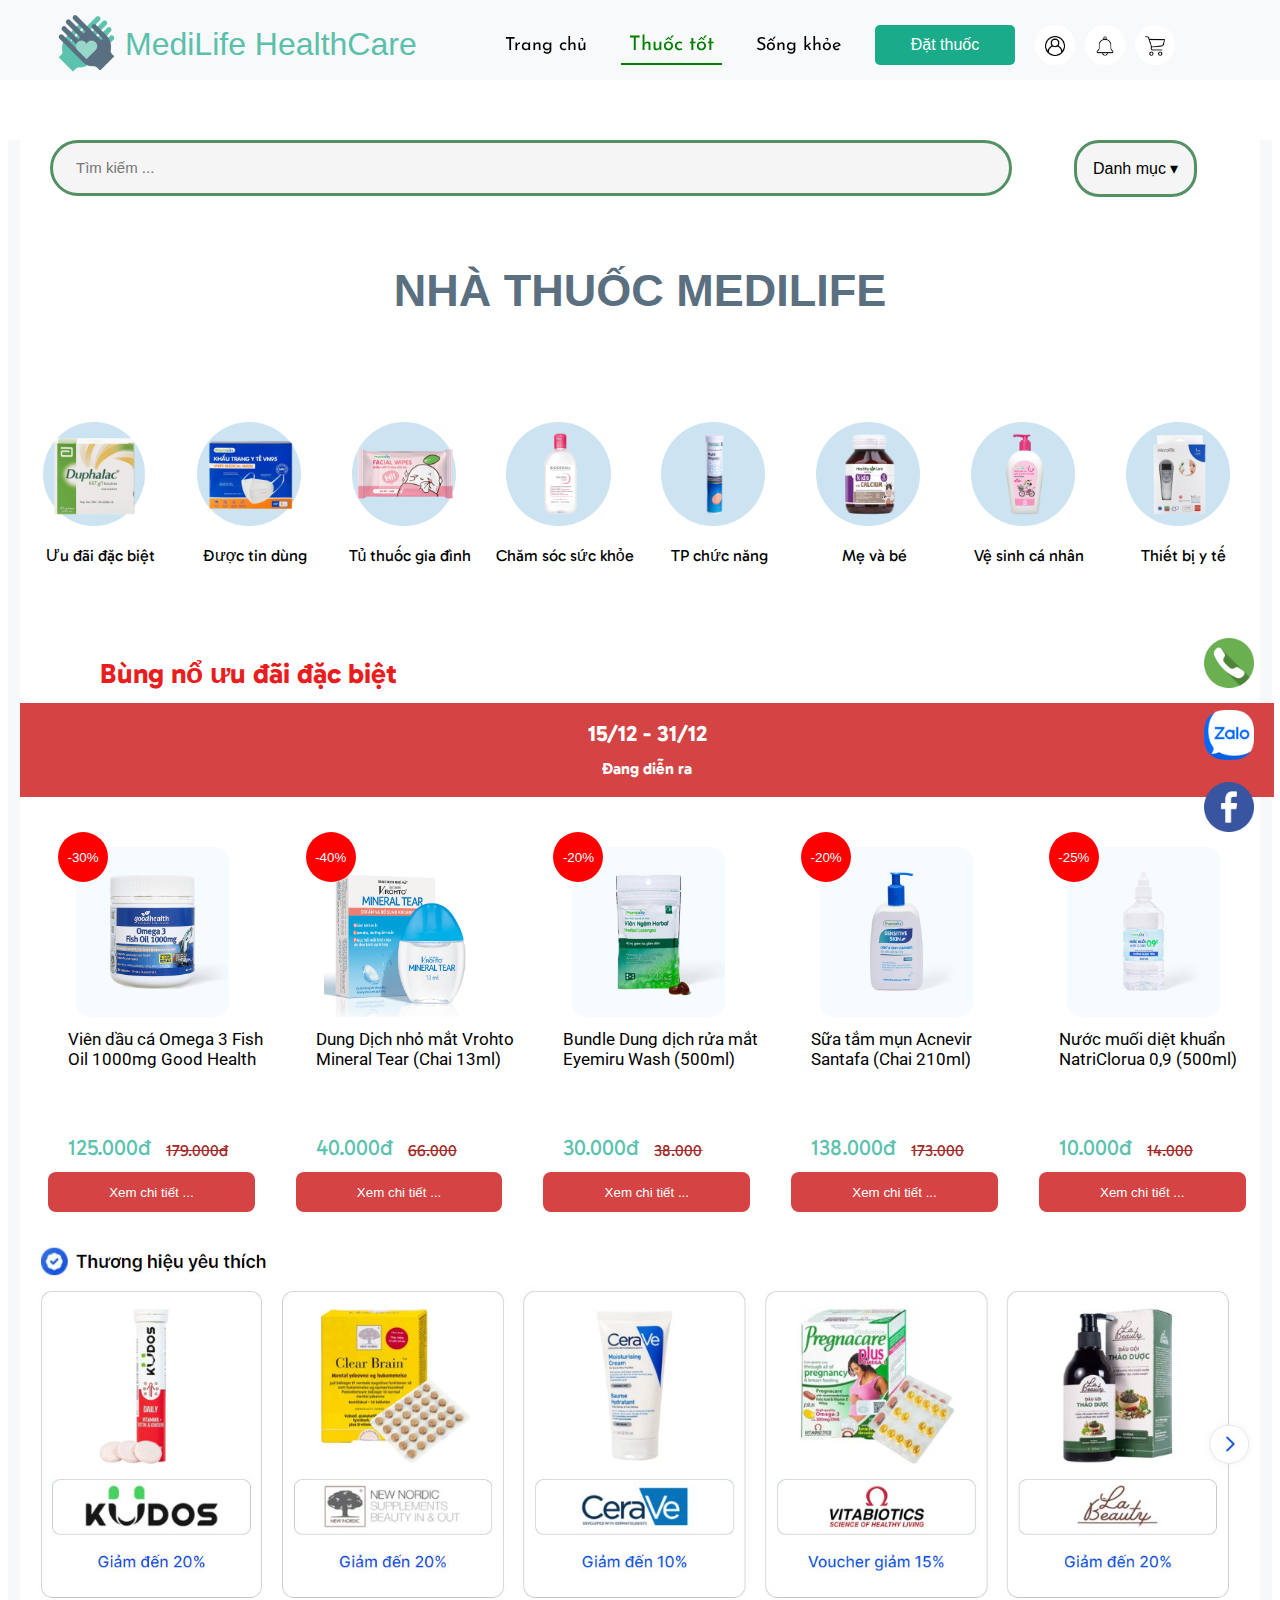
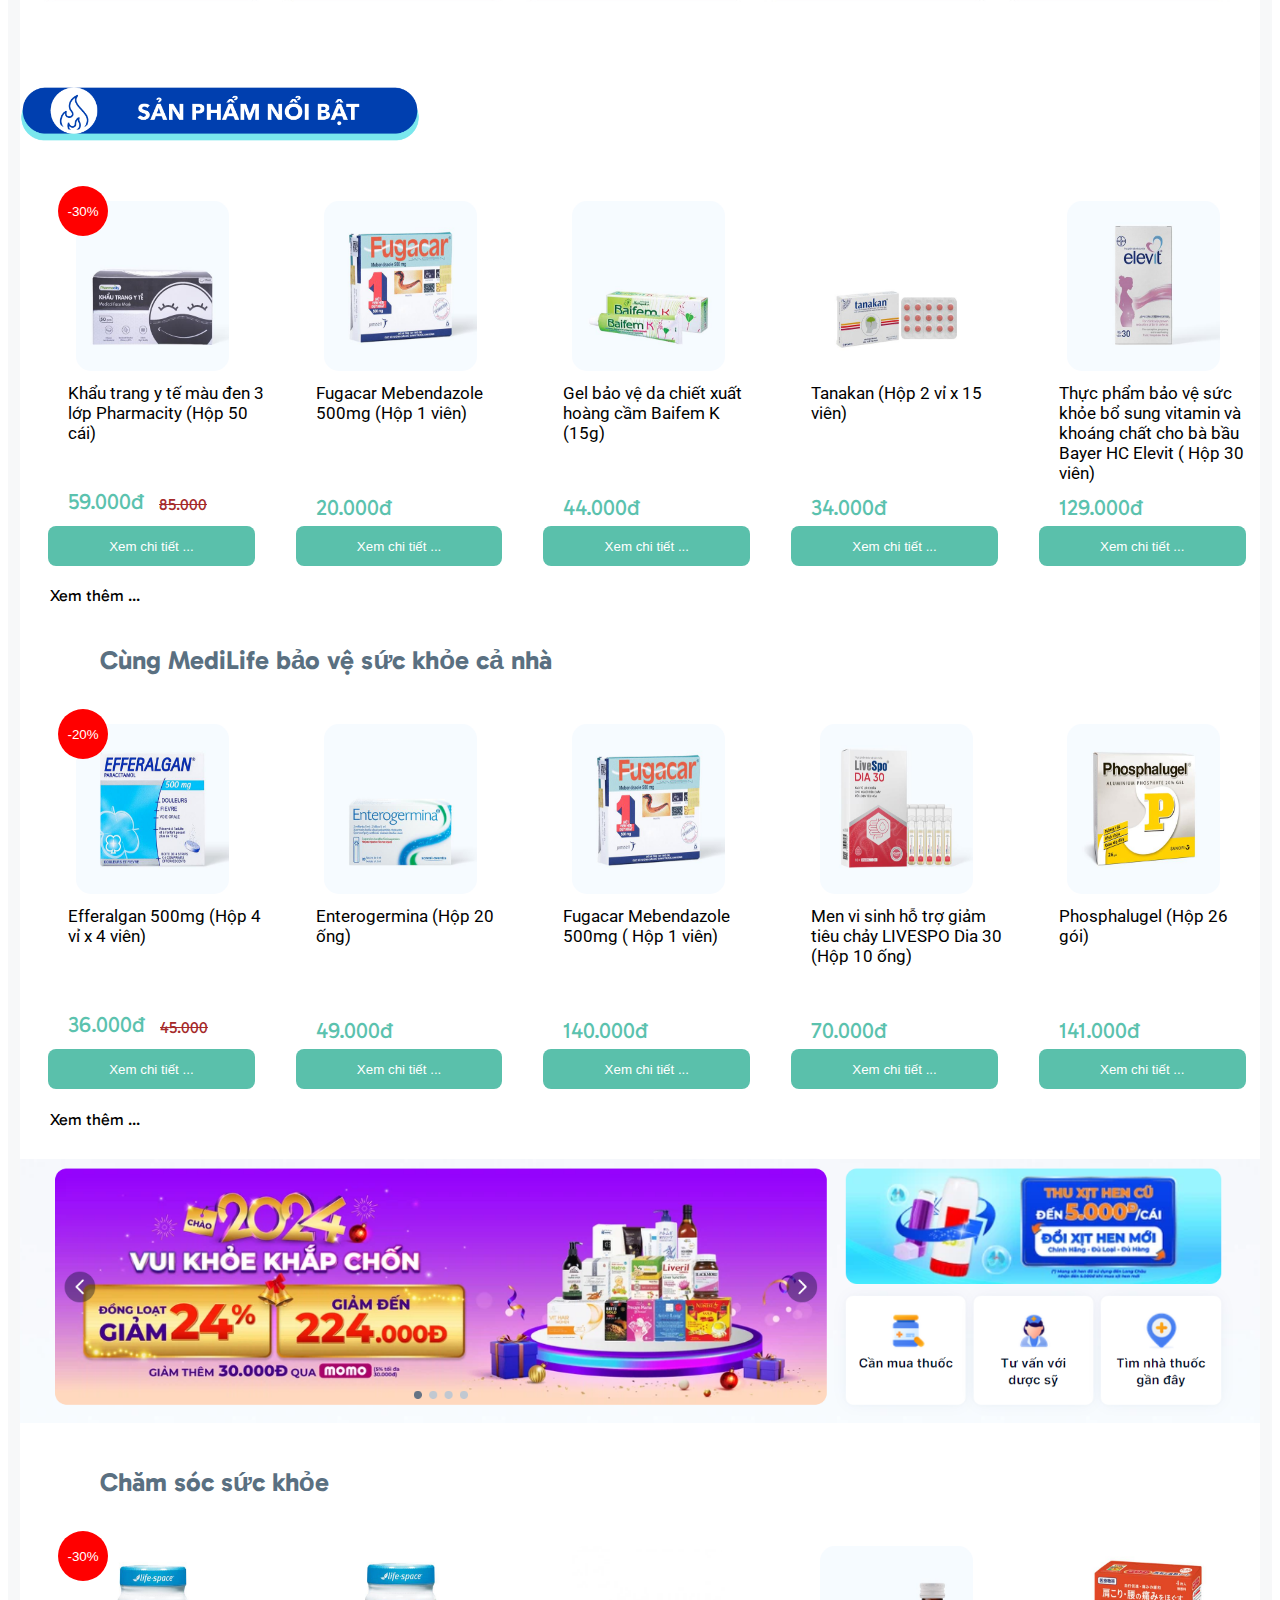
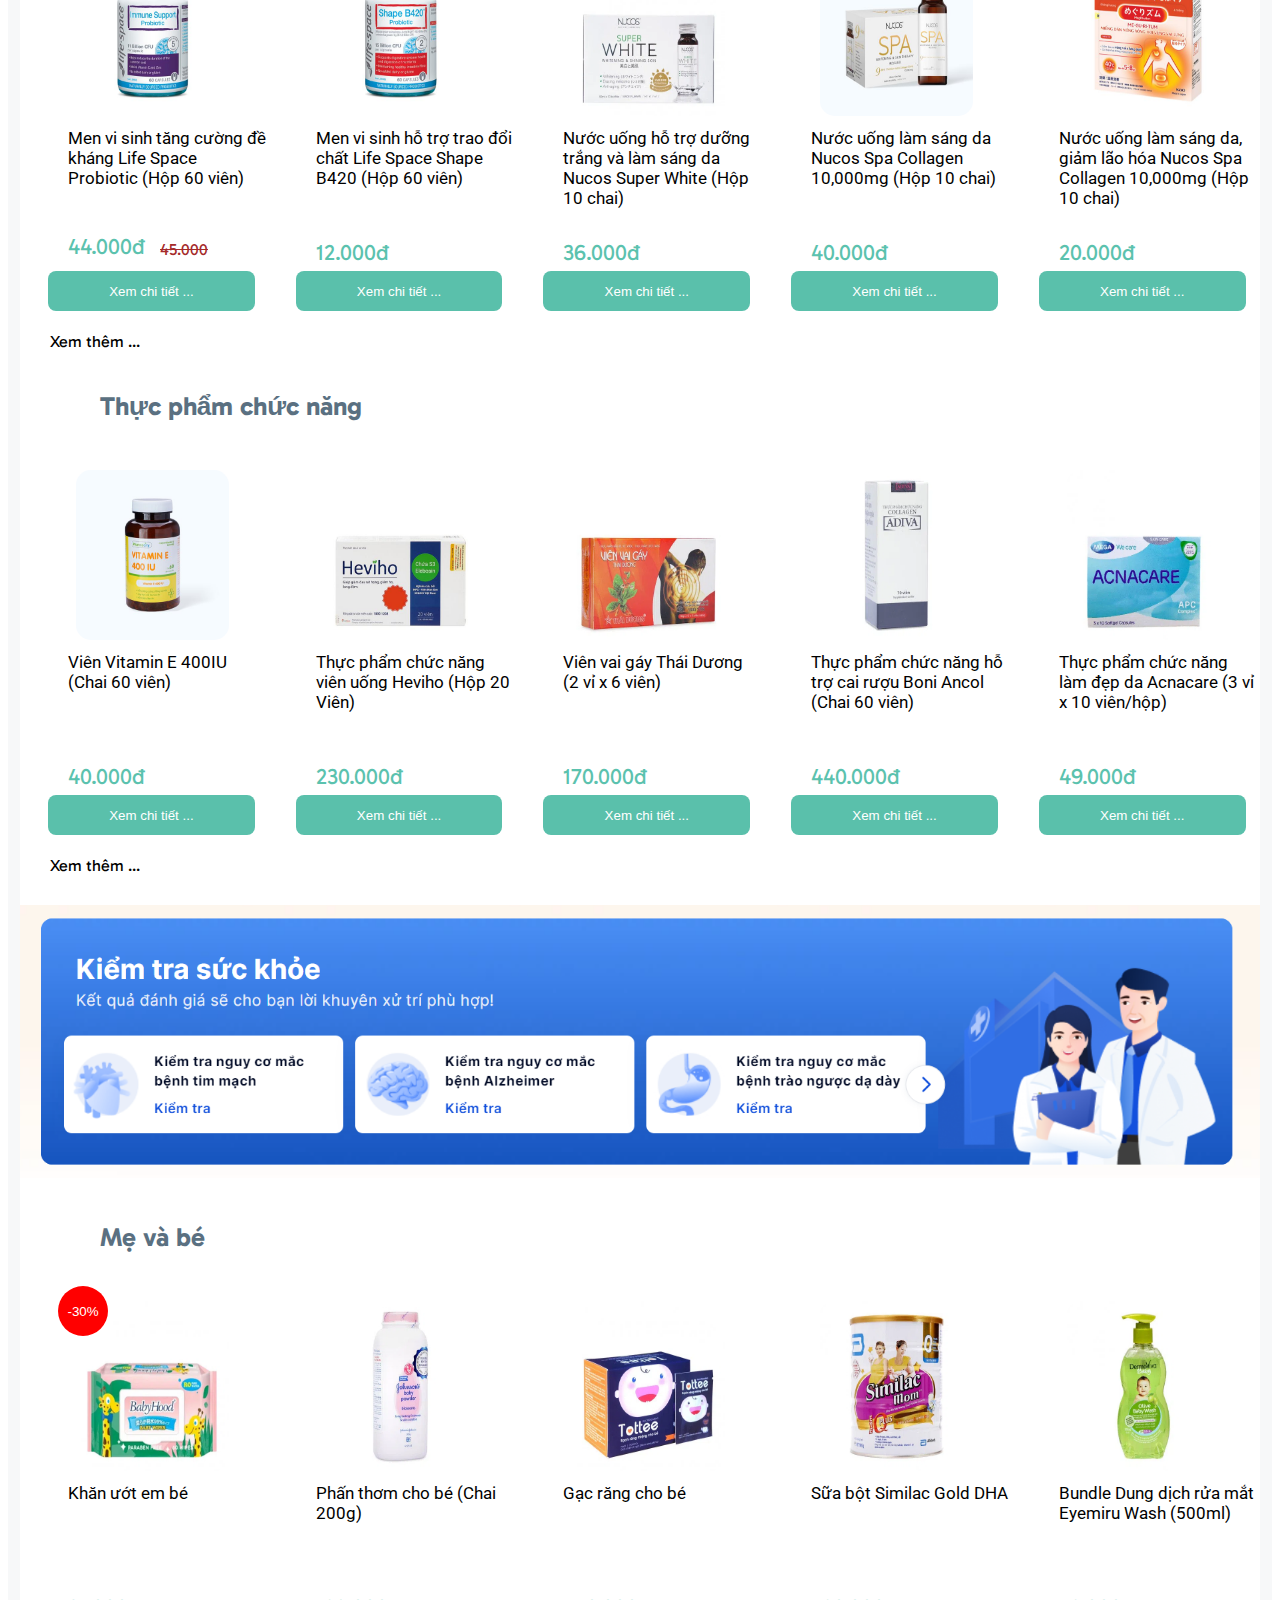
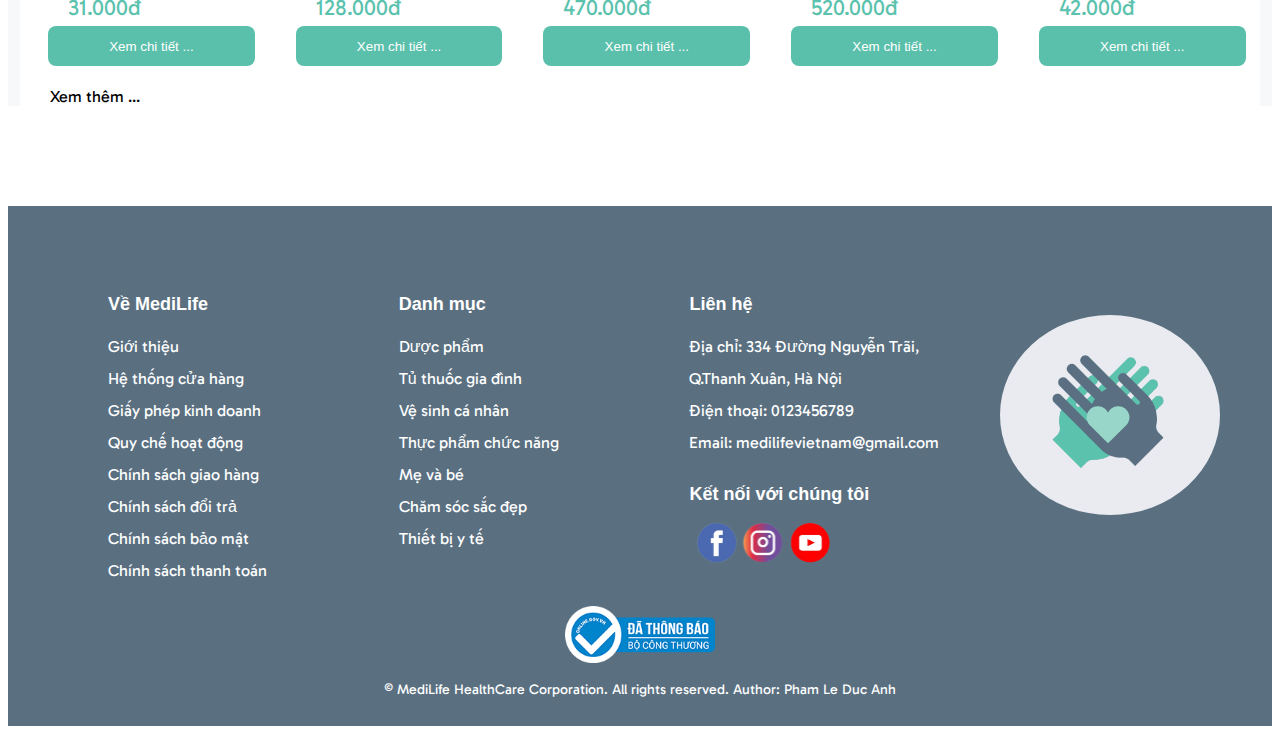
<file: product-page.html>
<!DOCTYPE html>
<html lang="en">

<head>
  <meta charset="UTF-8">
  <meta name="viewport" content="width=device-width, initial-scale=1.0">
  <title>MediLife - Pharmacy and Health care</title>
  <link rel="stylesheet" href="styles/main.css">
  <link rel="stylesheet" href="styles/product-page.css">

  <link rel="stylesheet" href="https://fonts.googleapis.com/css2?family=Gabarito&display=swap">
  <link rel="stylesheet" href="https://fonts.googleapis.com/css2?family=Roboto:wght@300;400;700&display=swap">
  <link rel="stylesheet" href="https://fonts.googleapis.com/css?family=Open+Sans:300,400,700|Josefin+Sans:300,400,700">
  <link rel="stylesheet" href="https://cdn.linearicons.com/free/1.0.0/icon-font.min.css">
  <link rel="stylesheet" href="https://use.fontawesome.com/releases/v5.8.1/css/all.css"
    integrity="sha384-50oBUHEmvpQ+1lW4y57PTFmhCaXp0ML5d60M1M7uH2+nqUivzIebhndOJK28anvf" crossorigin="anonymous">
  <script src="js/script.js"></script>

  <script src="js/jquery-3.6.4.min.js" type="text/Javascript"></script>
</head>

<body>
  <section class="header">
    <div class="container">
      <div id="top-page">

        <img id="logo-top" src="img/logo.png" style="margin-left: 50px;">
        <h1 id="com-name">MediLife HealthCare</h1>

        <div id="menu-bar">
          <ul>
            <li><a class="mnbar-item " href="index.html" onclick="selectMenuItem(this)">Trang chủ</a></li>
            <li><a class="mnbar-item active" onclick="selectMenuItem(this)">Thuốc tốt</a></li>

            <li><a class="mnbar-item" href="blog.html" onclick="selectMenuItem(this)">Sống khỏe</a></li>
            <li><button id="menu-btn" onclick="location.href = '#reservation'">Đặt thuốc</button></li>
            <div style="height: 80px; width: 180px; float: right;">
              <button class="small-btn">
                <img src="img/user-interface.png" style="height: 20px;" onclick="login_direct()">
              </button>
              <button class="small-btn">
                <img src="img/notification.png" style="height: 20px;">
              </button>
              <button class="small-btn">
                <img src="img/shopping-cart.png" style="height: 20px;" onclick="cart_direct()">
              </button>
            </div>

          </ul>
        </div>
      </div>


    </div>
  </section>

  <section class="bg-grey" style="margin-top: 90px; height: max-content;">
    <div class="container" style="width: 1240px; margin: 0px auto;">



      <!-- <div class="search_box">
        <form class="sbox" action="/search" method="get">
          <input class="stext" type="text" name="find" placeholder="Tìm kiếm món ăn...">
          <a class="sbutton" type="submit">
            <i  class="fa fa-search"></i>
          </a>
        </form>
      </div> -->

      <div class="flexbox" style="width: 100%; height: 100px;margin-top: 140px;">

        <div class="dropdown">
          <button class="dropbtn">Danh mục ▾</button>
          <div class="dropdown-content">
            <a href="#">Được tin dùng</a>
            <a href="#">Dược phẩm</a>
            <a href="#">Tủ thuốc gia đình</a>
            <a href="#">Chăm sóc sắc đẹp</a>
            <a href="#">Thực phẩm chức năng</a>
            <a href="#">Mẹ và bé</a>
            <a href="#">Vệ sinh cá nhân</a>
            <a href="#">Thiết bị y tế</a>

          </div>
        </div>
        <div class="search" style="width: 80%;">

          <div class="box">
            <form class="sbox" action="/search" method="get">
              <input class="stext" type="text" name="find" placeholder="Tìm kiếm ...">
              <a class="sbutton" type="submit">
                <i class="fa fa-search"></i>
              </a>
            </form>
          </div>
        </div>

      </div>

      <div class="heading-section" style="text-align: center; margin-top: -15px;">
        <h2>
          NHÀ THUỐC MEDILIFE
        </h2>
      </div>



      <!-- <nav class="menu" style="width: 100%;">
        <ul>
          <li><a href="#row1" class="active" onclick="selectMenuItem(this)">ĐƯỢC YÊU THÍCH</a></li>
          <li><a href="#row2" onclick="selectMenuItem(this)">MÓN MỚI</a></li>
          <li><a href="#row3" onclick="selectMenuItem(this)">GÀ HỘI AN</a></li>
          <li><a href="#row4" onclick="selectMenuItem(this)">GÀ CHIÊN MẮM</a></li>
          <li><a href="#row5" onclick="selectMenuItem(this)">CÁC MÓN KHÁC</a></li>
          <li><a href="#row6" onclick="selectMenuItem(this)">ĂN KÈM VÀ NƯỚC UỐNG</a></li>
        </ul>
      </nav> -->
      <div style="height: 200px; margin-top: 100px;">
        <div id="cate1" class="link-btn col-1 col-s-1 col-m-1">

          <img src="img/cate1.png">
          <p>Ưu đãi đặc biệt</p>
        </div>
        <div id="cate2" class="link-btn col-1 col-s-1 col-m-1">

          <img src="img/cate2.png">
          <p>Được tin dùng</p>
        </div>
        <div id="cate3" class="link-btn col-1 col-s-1 col-m-1">
          <img src="img/cate4.png">

          <p>Tủ thuốc gia đình</p>
        </div>
        <div id="cate4" class="link-btn col-1 col-s-1 col-m-1">

          <img src="img/cate7.png">
          <p>Chăm sóc sức khỏe</p>
        </div>
        <div id="cate5" class="link-btn col-1 col-s-1 col-m-1">

          <img src="img/cate5.png">
          <p>TP chức năng</p>
        </div>
        <div id="cate6" class="link-btn col-1 col-s-1 col-m-1">

          <img src="img/cate6.png">
          <p>Mẹ và bé</p>
        </div>
        <div id="cate7" class="link-btn col-1 col-s-1 col-m-1">
          <img src="img/cate3.png">

          <p>Vệ sinh cá nhân</p>
        </div>

        <div id="cate8" class="link-btn col-1 col-s-1 col-m-1">

          <img src="img/cate8.png">
          <p>Thiết bị y tế</p>
        </div>


      </div>

      <div class="menu-row" id="row1" style="width: 100%;">
        <div class="cates">
          <h2 class="title-cate" style="font-size: 28px; color: rgb(233, 29, 29);">Bùng nổ ưu đãi đặc biệt</h2>
        </div>
        <div id="hotsale" class="col-12 col-s-7">
          <p style="font-size: 22px; margin-top: 10px;">15/12 - 31/12</p>
          <p style="margin-top: -10px;">Đang diễn ra</p>
        </div>

        <div class="product-card col-2 col-s-4 col-m-6">
          <button class="sale">
            -30%
          </button>

          <div class="card-banner" style="text-align: center;">
            <img src="img/medicine/detailpic2.jpg" class="med-pic">
          </div>

          <h3 class="card-title"><a href="product-detail3.html">Viên dầu cá Omega 3 Fish Oil 1000mg Good Health</a></h3>

          <div class="price-wrapper">
            <data class="price">125.000đ</data>

            <del class="del" value="">179.000đ</del>

          </div>
          <button class="btn-addToCart" style="background-color: rgb(212, 68, 68);">Xem chi tiết ...</button>

        </div>
        <div class="product-card col-2 col-s-4 col-m-6">
          <button class="sale">
            -40%
          </button>

          <div class="card-banner" style="text-align: center;">
            <img src="img/medicine/detailpic.jpg" class="med-pic">
          </div>

          <h3 class="card-title"><a href="product-detail.html">Dung Dịch nhỏ mắt Vrohto Mineral Tear (Chai 13ml)</a>
          </h3>

          <div class="price-wrapper">
            <data class="price">40.000đ</data>

            <del class="del" value="">66.000</del>

          </div>
          <button class="btn-addToCart" style="background-color: rgb(212, 68, 68);">Xem chi tiết ...</button>

        </div>
        <div class="product-card col-2 col-s-4 col-m-6">

          <button class="sale">
            -20%
          </button>
          <div class="card-banner" style="text-align: center;">
            <img src="img/medicine/hot1.jpg" class="med-pic">
          </div>

          <h3 class="card-title"><a href="#">Bundle Dung dịch rửa mắt Eyemiru Wash (500ml)</a></h3>

          <div class="price-wrapper">
            <data class="price">30.000đ</data>

            <del class="del" value="69.00">38.000</del>

          </div>
          <button class="btn-addToCart" style="background-color: rgb(212, 68, 68);">Xem chi tiết ...</button>

        </div>
        <div class="product-card col-2 col-s-4 col-m-6">

          <button class="sale">
            -20%
          </button>
          <div class="card-banner" style="text-align: center;">
            <img src="img/medicine/hot2.jpg" class="med-pic">
          </div>

          <h3 class="card-title"><a href="#">Sữa tắm mụn Acnevir Santafa (Chai 210ml)</a></h3>

          <div class="price-wrapper">
            <data class="price">138.000đ</data>

            <del class="del" value="69.00">173.000</del>

          </div>
          <button class="btn-addToCart" style="background-color: rgb(212, 68, 68);">Xem chi tiết ...</button>

        </div>

        <div class="product-card col-2 col-s-4 col-m-6">
          <button class="sale">
            -25%
          </button>

          <div class="card-banner" style="text-align: center;">
            <img src="img/medicine/P18393_11-thumbnail-510x510-70.jpg" class="med-pic">
          </div>

          <h3 class="card-title"><a href="#">Nước muối diệt khuẩn NatriClorua 0,9 (500ml)</a></h3>

          <div class="price-wrapper">
            <data class="price">10.000đ</data>

            <del class="del" value="69.00">14.000</del>

          </div>
          <button class="btn-addToCart" style="background-color: rgb(212, 68, 68);">Xem chi tiết ...</button>

        </div>

      </div>
      <img src="img/medicine/top-brand.jpg" style="width: 100%;">

      <div class="menu-row" id="row2" style="width: 100%;">
        <div class="cates">
          <div class="cates">
            <img src="img/hotproduct.png" style="width: 400px; margin: 30px 0 20px 0;">
          </div>
        </div>


        <div class="product-card col-2 col-s-4 col-m-6">
          <button class="sale">
            -30%
          </button>

          <div class="card-banner" style="text-align: center;">
            <img src="img/medicine/main1.jpg" class="med-pic">
          </div>

          <h3 class="card-title"><a href="#">Khẩu trang y tế màu đen 3 lớp Pharmacity (Hộp 50 cái)</a></h3>

          <div class="price-wrapper">
            <data class="price">59.000đ</data>

            <del class="del" value="69.00">85.000</del>

          </div>
          <button class="btn-addToCart">Xem chi tiết ...</button>

        </div>
        <div class="product-card col-2 col-s-4 col-m-6">


          <div class="card-banner" style="text-align: center;">
            <img src="img/medicine/main2.jpg" class="med-pic">
          </div>

          <h3 class="card-title"><a href="product-detail.html">Fugacar Mebendazole 500mg (Hộp 1 viên)</a>
          </h3>

          <div class="price-wrapper">
            <data class="price">20.000đ</data>

            <!-- <del class="del" value="69.00">45.000</del> -->

          </div>
          <button class="btn-addToCart">Xem chi tiết ...</button>

        </div>
        <div class="product-card col-2 col-s-4 col-m-6">


          <div class="card-banner" style="text-align: center;">
            <img src="img/medicine/main3.jpg" class="med-pic">
          </div>

          <h3 class="card-title"><a href="#">Gel bảo vệ da chiết xuất hoàng cầm Baifem K (15g)</a></h3>

          <div class="price-wrapper">
            <data class="price">44.000đ</data>

          </div>
          <button class="btn-addToCart">Xem chi tiết ...</button>

        </div>
        <div class="product-card col-2 col-s-4 col-m-6">


          <div class="card-banner" style="text-align: center;">
            <img src="img/medicine/main4.jpg" class="med-pic">
          </div>

          <h3 class="card-title"><a href="#">Tanakan (Hộp 2 vỉ x 15 viên)</a></h3>

          <div class="price-wrapper">
            <data class="price">34.000đ</data>
          </div>
          <button class="btn-addToCart">Xem chi tiết ...</button>

        </div>

        <div class="product-card col-2 col-s-4 col-m-6">


          <div class="card-banner" style="text-align: center;">
            <img src="img/medicine/main5.jpg" class="med-pic">
          </div>

          <h3 class="card-title"><a href="#">Thực phẩm bảo vệ sức khỏe bổ sung vitamin và khoáng chất cho bà bầu Bayer
              HC Elevit ( Hộp 30 viên)</a></h3>

          <div class="price-wrapper">
            <data class="price">129.000đ</data>

            <!-- <del class="del" value="69.00">45.000</del> -->

          </div>
          <button class="btn-addToCart">Xem chi tiết ...</button>

        </div>

      </div>
      <div class="moreProd">
        <a>Xem thêm ...</a>
      </div>

      <div class="menu-row" id="row3" style="width: 100%; margin-top: 40px;">
        <div class="cates">
          <h2 class="title-cate">Cùng MediLife bảo vệ sức khỏe cả nhà</h2>
        </div>


        <div class="product-card col-2 col-s-4 col-m-6">
          <button class="sale">
            -20%
          </button>

          <div class="card-banner" style="text-align: center;">
            <img src="img/medicine/fam1.jpg" class="med-pic">
          </div>

          <h3 class="card-title"><a href="#">Efferalgan 500mg (Hộp 4 vỉ x 4 viên)</a></h3>

          <div class="price-wrapper">
            <data class="price">36.000đ</data>

            <del class="del">45.000</del>

          </div>
          <button class="btn-addToCart">Xem chi tiết ...</button>

        </div>
        <div class="product-card col-2 col-s-4 col-m-6">


          <div class="card-banner" style="text-align: center;">
            <img src="img/medicine/fam2.jpg" class="med-pic">
          </div>

          <h3 class="card-title"><a href="#">Enterogermina (Hộp 20 ống)</a></h3>

          <div class="price-wrapper">
            <data class="price">49.000đ</data>

          </div>
          <button class="btn-addToCart">Xem chi tiết ...</button>

        </div>
        <div class="product-card col-2 col-s-4 col-m-6">


          <div class="card-banner" style="text-align: center;">
            <img src="img/medicine/fam3.jpg" class="med-pic">
          </div>

          <h3 class="card-title"><a href="#">Fugacar Mebendazole 500mg ( Hộp 1 viên)</a></h3>

          <div class="price-wrapper">
            <data class="price">140.000đ</data>
          </div>
          <button class="btn-addToCart">Xem chi tiết ...</button>

        </div>
        <div class="product-card col-2 col-s-4 col-m-6">


          <div class="card-banner" style="text-align: center;">
            <img src="img/medicine/fam4.jpg" class="med-pic">
          </div>

          <h3 class="card-title"><a href="#">Men vi sinh hỗ trợ giảm tiêu chảy LIVESPO Dia 30 (Hộp 10 ống)</a></h3>

          <div class="price-wrapper">
            <data class="price">70.000đ</data>

          </div>
          <button class="btn-addToCart">Xem chi tiết ...</button>

        </div>

        <div class="product-card col-2 col-s-4 col-m-6">


          <div class="card-banner" style="text-align: center;">
            <img src="img/medicine/fam5.jpg" class="med-pic">
          </div>

          <h3 class="card-title"><a href="#">Phosphalugel (Hộp 26 gói)</a></h3>

          <div class="price-wrapper">
            <data class="price">141.000đ</data>

          </div>
          <button class="btn-addToCart">Xem chi tiết ...</button>

        </div>

      </div>
      <div class="moreProd">
        <a>Xem thêm ...</a>
      </div>
      <img src="img/medicine/banner.jpg" style="width: 100%; margin-top: 30px;">
      <div class="menu-row" id="row4" style="width: 100%;">
        <div class="cates">
          <h2 class="title-cate">Chăm sóc sức khỏe</h2>
        </div>


        <div class="product-card col-2 col-s-4 col-m-6">
          <button class="sale">
            -30%
          </button>

          <div class="card-banner" style="text-align: center;">
            <img src="img/medicine/selfcare1.jpg" class="med-pic">
          </div>

          <h3 class="card-title"><a href="#">Men vi sinh tăng cường đề kháng Life Space Probiotic (Hộp 60 viên)</a></h3>

          <div class="price-wrapper">
            <data class="price">44.000đ</data>

            <del class="del" value="69.00">45.000</del>

          </div>
          <button class="btn-addToCart">Xem chi tiết ...</button>

        </div>
        <div class="product-card col-2 col-s-4 col-m-6">


          <div class="card-banner" style="text-align: center;">
            <img src="img/medicine/selfcare2.jpg" class="med-pic">
          </div>

          <h3 class="card-title"><a href="#">Men vi sinh hỗ trợ trao đổi chất Life Space Shape B420 (Hộp 60 viên)</a>
          </h3>

          <div class="price-wrapper">
            <data class="price">12.000đ</data>

          </div>
          <button class="btn-addToCart">Xem chi tiết ...</button>

        </div>
        <div class="product-card col-2 col-s-4 col-m-6">


          <div class="card-banner" style="text-align: center;">
            <img src="img/medicine/sc3.png" class="med-pic">
          </div>

          <h3 class="card-title"><a href="#">Nước uống hỗ trợ dưỡng trắng và làm sáng da Nucos Super White (Hộp 10
              chai)</a></h3>

          <div class="price-wrapper">
            <data class="price">36.000đ</data>

          </div>
          <button class="btn-addToCart">Xem chi tiết ...</button>

        </div>
        <div class="product-card col-2 col-s-4 col-m-6">


          <div class="card-banner" style="text-align: center;">
            <img src="img/medicine/sc4.jpg" class="med-pic">
          </div>

          <h3 class="card-title"><a href="#">Nước uống làm sáng da Nucos Spa Collagen 10,000mg (Hộp 10 chai)</a></h3>

          <div class="price-wrapper">
            <data class="price">40.000đ</data>

          </div>
          <button class="btn-addToCart">Xem chi tiết ...</button>

        </div>

        <div class="product-card col-2 col-s-4 col-m-6">


          <div class="card-banner" style="text-align: center;">
            <img src="img/medicine/sc5.jpg" class="med-pic">
          </div>

          <h3 class="card-title"><a href="#">Nước uống làm sáng da, giảm lão hóa Nucos Spa Collagen 10,000mg (Hộp 10
              chai)</a></h3>

          <div class="price-wrapper">
            <data class="price">20.000đ</data>

          </div>
          <button class="btn-addToCart">Xem chi tiết ...</button>

        </div>

      </div>
      <div class="moreProd">
        <a>Xem thêm ...</a>
      </div>

      <div class="menu-row" id="row5" style="width: 100%;">
        <div class="cates">
          <h2 class="title-cate">Thực phẩm chức năng</h2>
        </div>


        <div class="product-card col-2 col-s-4 col-m-6">


          <div class="card-banner" style="text-align: center;">
            <img src="img/medicine/tp.jpg" class="med-pic">
          </div>

          <h3 class="card-title"><a href="#">Viên Vitamin E 400IU (Chai 60 viên)</a></h3>

          <div class="price-wrapper">
            <data class="price">40.000đ</data>



          </div>
          <button class="btn-addToCart">Xem chi tiết ...</button>

        </div>
        <div class="product-card col-2 col-s-4 col-m-6">


          <div class="card-banner" style="text-align: center;">
            <img src="img/medicine/tp2.jpg" class="med-pic">
          </div>

          <h3 class="card-title"><a href="#">Thực phẩm chức năng viên uống Heviho (Hộp 20 Viên)</a></h3>

          <div class="price-wrapper">
            <data class="price">230.000đ</data>
          </div>
          <button class="btn-addToCart">Xem chi tiết ...</button>

        </div>
        <div class="product-card col-2 col-s-4 col-m-6">


          <div class="card-banner" style="text-align: center;">
            <img src="img/medicine/tp3.png" class="med-pic">
          </div>

          <h3 class="card-title"><a href="#">Viên vai gáy Thái Dương (2 vỉ x 6 viên)</a></h3>

          <div class="price-wrapper">
            <data class="price">170.000đ</data>
          </div>
          <button class="btn-addToCart">Xem chi tiết ...</button>

        </div>
        <div class="product-card col-2 col-s-4 col-m-6">


          <div class="card-banner" style="text-align: center;">
            <img src="img/medicine/tp4.png" class="med-pic">
          </div>

          <h3 class="card-title"><a href="#">Thực phẩm chức năng hỗ trợ cai rượu Boni Ancol (Chai 60 viên)</a></h3>

          <div class="price-wrapper">
            <data class="price">440.000đ</data>

          </div>
          <button class="btn-addToCart">Xem chi tiết ...</button>

        </div>

        <div class="product-card col-2 col-s-4 col-m-6">


          <div class="card-banner" style="text-align: center;">
            <img src="img/medicine/tp5.png" class="med-pic">
          </div>

          <h3 class="card-title"><a href="#">Thực phẩm chức năng làm đẹp da Acnacare (3 vỉ x 10 viên/hộp)</a></h3>

          <div class="price-wrapper">
            <data class="price">49.000đ</data>

          </div>
          <button class="btn-addToCart">Xem chi tiết ...</button>

        </div>

      </div>
      <div class="moreProd">

        <a>Xem thêm ...</a>
      </div>
      <img src="img/medicine/banner2.jpg" style="width: 100%; margin-top: 30px;">

      <div class="menu-row" id="row6" style="width: 100%;">
        <div class="cates">
          <h2 class="title-cate">Mẹ và bé</h2>
        </div>


        <div class="product-card col-2 col-s-4 col-m-6">
          <button class="sale">
            -30%
          </button>

          <div class="card-banner" style="text-align: center;">
            <img src="img/medicine/khaneb.png" class="med-pic">
          </div>

          <h3 class="card-title"><a href="#">Khăn ướt em bé</a></h3>

          <div class="price-wrapper">
            <data class="price">31.000đ</data>


          </div>
          <button class="btn-addToCart">Xem chi tiết ...</button>

        </div>
        <div class="product-card col-2 col-s-4 col-m-6">


          <div class="card-banner" style="text-align: center;">
            <img src="img/medicine/phanthomeb.png" class="med-pic">
          </div>

          <h3 class="card-title"><a href="#">Phấn thơm cho bé (Chai 200g)</a></h3>

          <div class="price-wrapper">
            <data class="price">128.000đ</data>

          </div>
          <button class="btn-addToCart">Xem chi tiết ...</button>

        </div>
        <div class="product-card col-2 col-s-4 col-m-6">


          <div class="card-banner" style="text-align: center;">
            <img src="img/medicine/gacrangeb.png" class="med-pic">
          </div>

          <h3 class="card-title"><a href="#">Gạc răng cho bé</a></h3>

          <div class="price-wrapper">
            <data class="price">470.000đ</data>



          </div>
          <button class="btn-addToCart">Xem chi tiết ...</button>

        </div>
        <div class="product-card col-2 col-s-4 col-m-6">


          <div class="card-banner" style="text-align: center;">
            <img src="img/medicine/similac.png" class="med-pic">
          </div>

          <h3 class="card-title"><a href="#">Sữa bột Similac Gold DHA</a></h3>

          <div class="price-wrapper">
            <data class="price">520.000đ</data>



          </div>
          <button class="btn-addToCart">Xem chi tiết ...</button>

        </div>

        <div class="product-card col-2 col-s-4 col-m-6">


          <div class="card-banner" style="text-align: center;">
            <img src="img/medicine/suatameb.png" class="med-pic">
          </div>

          <h3 class="card-title"><a href="#">Bundle Dung dịch rửa mắt Eyemiru Wash (500ml)</a></h3>

          <div class="price-wrapper">
            <data class="price">42.000đ</data>



          </div>
          <button class="btn-addToCart">Xem chi tiết ...</button>

        </div>

      </div>
      <div class="moreProd">
        <a>Xem thêm ...</a>
      </div>




    </div>


  </section>
  <div id="contact">
    <img src="img/medicine/phone.png" class="ic-cont">
    <img src="img/medicine/Icon_of_Zalo.svg.jpg" class="ic-cont">
    <img src="img/medicine/facebook.png" class="ic-cont">
  </div>
  <footer style="margin-top: 100px;">
    <div class="container">
      <div class="row">

        <div class="foot-nav" style="margin-left: 100px;">
          <h4>Về MediLife</h4>
          <ul class="list-unstyled">
            <li><a href="#">Giới thiệu</a></li>
            <li><a href="#">Hệ thống cửa hàng</a></li>
            <li><a href="#">Giấy phép kinh doanh</a></li>
            <li><a href="#">Quy chế hoạt động</a></li>
            <li><a href="#">Chính sách giao hàng</a></li>
            <li><a href="#">Chính sách đổi trả</a></li>
            <li><a href="#">Chính sách bảo mật</a></li>
            <li><a href="#">Chính sách thanh toán</a></li>
          </ul>
        </div>
        <div class="foot-nav">
          <h4>Danh mục</h4>
          <ul class="list-unstyled">
            <li><a href="#">Dược phẩm</a></li>
            <li><a href="#">Tủ thuốc gia đình</a></li>
            <li><a href="#">Vệ sinh cá nhân</a></li>
            <li><a href="#">Thực phẩm chức năng</a></li>
            <li><a href="#">Mẹ và bé</a></li>
            <li><a href="#">Chăm sóc sắc đẹp</a></li>
            <li><a href="#">Thiết bị y tế</a></li>
          </ul>
        </div>
        <div class="foot-nav">
          <h4>Liên hệ</h4>
          <ul class="list-unstyled">
            <li><i class="fas fa-map-marker-alt"></i> Địa chỉ: 334 Đường Nguyễn Trãi, Q.Thanh Xuân, Hà Nội</li>
            <li><i class="fas fa-phone"></i> Điện thoại: 0123456789</li>
            <li><i class="fas fa-envelope"></i> Email: medilifevietnam@gmail.com</li>
          </ul>
          <h4>Kết nối với chúng tôi</h4>
          <img src="img/social-contact.png">

        </div>
        <div class="foot-nav">
          <div id="foot-logo" style="background-color: #eaebf0; border-radius: 50%;">
            <img src="img/logo.png" style="margin: 20px 35px;">
          </div>
          <!-- <img id="foot-logo" src="img/logock-removebg-preview.png"> -->
        </div>
      </div>

      <div class="row">
        <div>
          <p class="text-center"></p>
        </div>
      </div>
      <div id="bot-div" style="margin-top: 50px;">
        <img src="img/logo_footer.png">
        <p>© MediLife HealthCare Corporation. All rights reserved. Author: Pham Le Duc Anh</p>
      </div>
    </div>
  </footer>
  <script>
    document.addEventListener("DOMContentLoaded", function () {
      function scrollToElement(elementId) {
        var element = document.getElementById(elementId);
        if (element) {
          var offset = element.offsetTop - 100; // Giảm 100px từ vị trí đầu tiên của phần tử
          window.scrollTo({
            top: offset,
            behavior: "smooth" // Tạo hiệu ứng cuộn mượt
          });
        }
      }

      var myButton = document.getElementById("cate1");
      myButton.addEventListener("click", function () {
        scrollToElement("row1");
      });

      var myButton2 = document.getElementById("cate2");
      myButton2.addEventListener("click", function () {
        scrollToElement("row2");
      });

      var myButton3 = document.getElementById("cate3");
      myButton3.addEventListener("click", function () {
        scrollToElement("row3");
      });

      var myButton4 = document.getElementById("cate4");
      myButton4.addEventListener("click", function () {
        scrollToElement("row4");
      });
      var myButton5 = document.getElementById("cate5");
      myButton5.addEventListener("click", function () {
        scrollToElement("row5");
      });

      var myButton6 = document.getElementById("cate6");
      myButton6.addEventListener("click", function () {
        scrollToElement("row6");
      });
    });
  </script>

</body>

</html>
</file>
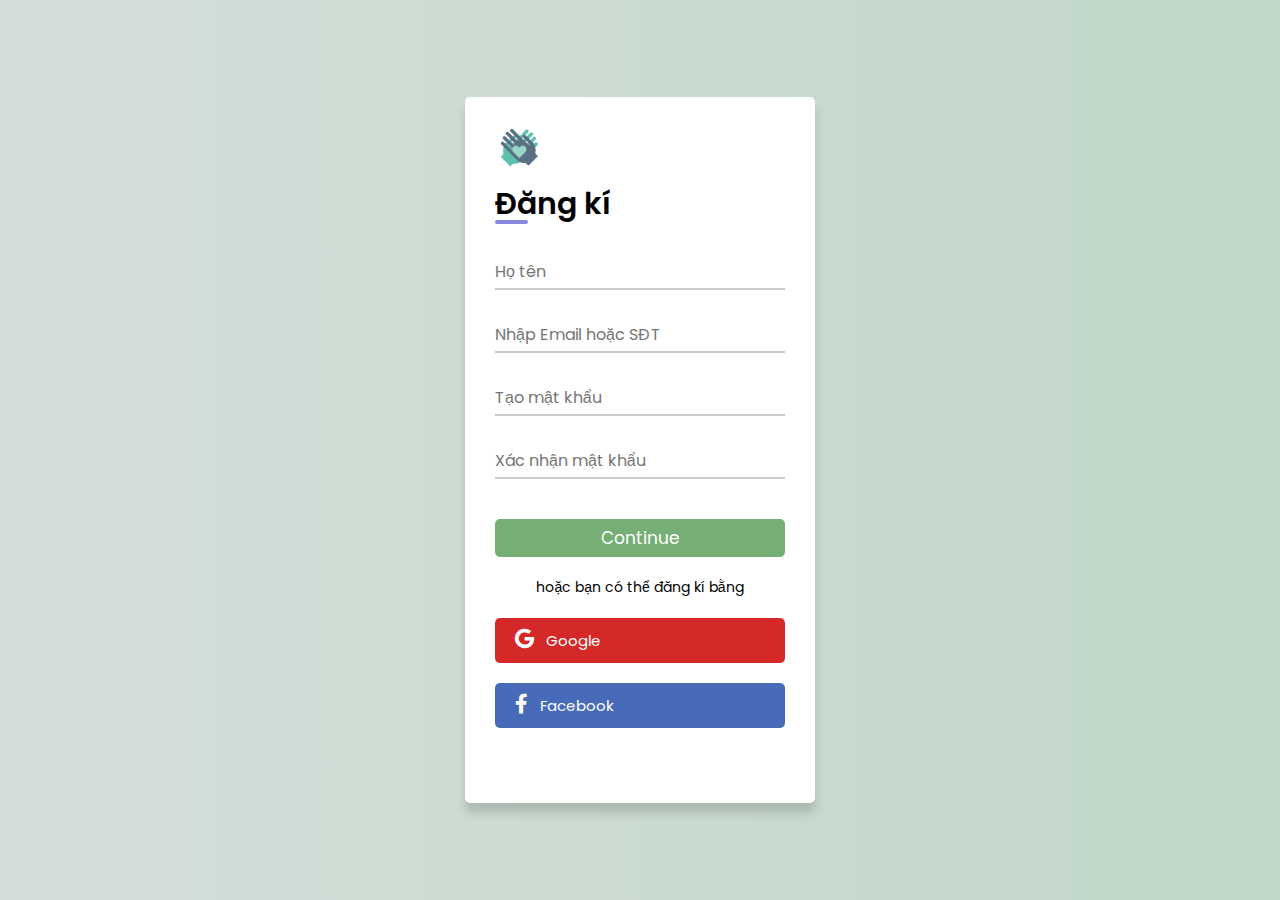
<file: signup.html>
<!DOCTYPE html>
<!-- Created By CodingLab - www.codinglabweb.com -->
<html lang="en" dir="ltr">
  <head>
    <meta charset="UTF-8">
    <title> Sign-up </title>

    <link rel="stylesheet" href="styles/log-sign.css">
    <link rel="stylesheet" href="https://cdnjs.cloudflare.com/ajax/libs/font-awesome/5.15.2/css/all.min.css"/>
     <meta name="viewport" content="width=device-width, initial-scale=1.0">

  </head>
  <body>
    <div class="container">
        <img src="img/logo.png" style="width: 50px; height: 50px;">
      <form action="#" id="signupForm">
        <div class="title">Đăng kí</div>
        <div class="input-box underline">
            <input id="name" type="text" placeholder="Họ tên" required>
            <div class="underline"></div>
          </div>
        <div class="input-box underline">
          <input id="email" type="text" placeholder="Nhập Email hoặc SĐT" required>
          <div class="underline"></div>
        </div>
        <div class="input-box">
          <input id="pass" type="password" placeholder="Tạo mật khẩu" required>
          <div class="underline"></div>
        </div>
        <div class="input-box">
            <input id="c_pass" type="password" placeholder="Xác nhận mật khẩu" required>
            <div class="underline"></div>
          </div>
        <div class="input-box button">
          <input type="submit" name="" value="Continue">
        </div>
      </form>
        <div class="option">hoặc bạn có thể đăng kí bằng</div>
        <div class="gg">
          <a href="#"><i class="fab fa-google"></i>Google</a>
        </div>
        <div class="facebook">
          <a href="#"><i class="fab fa-facebook-f"></i>Facebook</a>
        </div>
      
    </div>
    <!-- <script type="text/javascript" src="js/login.js"></script> -->

    <script>
      document.getElementById("signupForm").addEventListener("submit", function(event) {
          event.preventDefault(); 
          
          
          var name = document.getElementById("name").value;
          var email = document.getElementById("email").value;
          var pass = document.getElementById("pass").value;
          var c_pass = document.getElementById("c_pass").value;
         
          if (pass === c_pass) {
         
            var product = {
              "name": name,
              "email": email,
              "pass": pass
             
            };

            var cart = sessionStorage.getItem("userInfo");

            var cartProducts = [];
            if (cart != null) {
              cartProducts = JSON.parse(cart);
            }
            cartProducts.push(product);
            sessionStorage.setItem("userInfo", JSON.stringify(cartProducts));
            window.location.href = 'login.html';
            alert("Đăng ký thành công!");  
          } else {
              alert("Xác nhận mật khẩu không khớp. Vui lòng kiểm tra lại.");
          }
          
      });
    </script>
  </body>
</html>
</file>
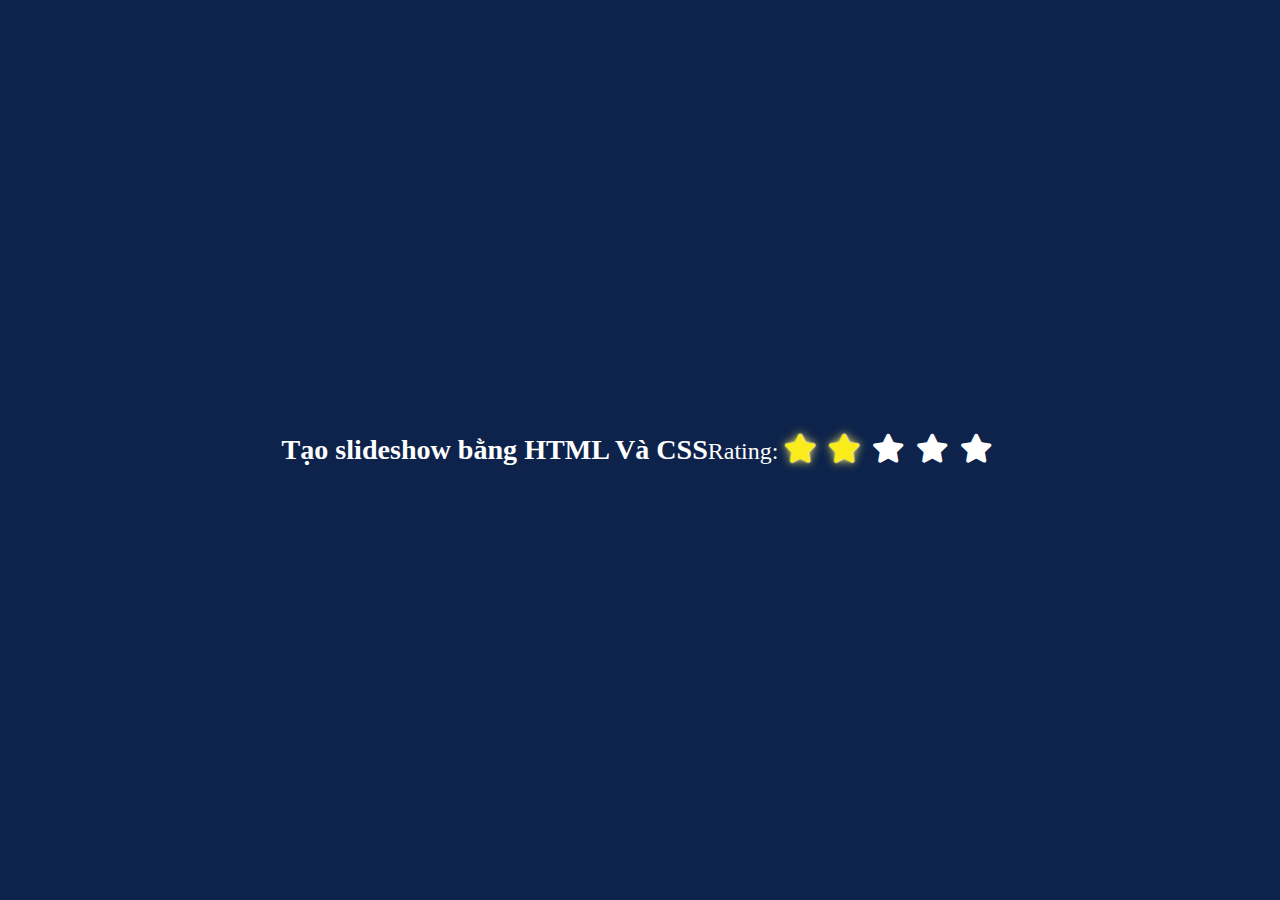
<file: test.html>
<html lang="en">

<head>
  <meta charset="UTF-8">
  <meta name="viewport" content="width=device-width, initial-scale=1.0">
  <title>Document</title>
  <script>

  </script>
  <link rel="stylesheet" href="https://cdnjs.cloudflare.com/ajax/libs/font-awesome/5.15.4/css/all.min.css">
  <link rel="stylesheet" href="https://cdn.linearicons.com/free/1.0.0/icon-font.min.css">
  <link rel="stylesheet" href="https://use.fontawesome.com/releases/v5.8.1/css/all.css"
    integrity="sha384-50oBUHEmvpQ+1lW4y57PTFmhCaXp0ML5d60M1M7uH2+nqUivzIebhndOJK28anvf" crossorigin="anonymous">
  <style>
    * {
      margin: 0;
      padding: 0;
      box-sizing: border-box;
    }

    body {
      height: 100vh;
      background-color: #0d234b;
      color: #fff;
      font-size: 24px;
      display: flex;
      justify-content: center;
      align-items: center;
    }

    .star-rating {
      white-space: nowrap;
    }

    .star-rating [type="radio"] {
      appearance: none;
    }

    .star-rating i {
      font-size: 1.2em;
      transition: 0.3s;
    }

    .star-rating label:is(:hover, :has(~ :hover)) i {
      cursor: pointer;
      transform: scale(1.35);
      color: #fffdba;
      animation: jump 0.5s calc(0.3s + (var(--i) - 1) * 0.15s) alternate infinite;
    }

    .star-rating label:has(~ :checked) i {
      color: #faec1b;
      text-shadow: 0 0 2px #ffffff, 0 0 10px #ffee58;
    }

    @keyframes jump {

      0%,
      50% {
        transform: translatey(0) scale(1.35);
      }

      100% {
        transform: translatey(-15%) scale(1.35);
      }
    }
  </style>

</head>

<body>
  <h3>Tạo slideshow bằng HTML Và CSS</h3>
  <p>Rating: <span class="star-rating">
      <label for="rate-1" style="--i:1"><i class="fas fa-star"></i></label>
      <input type="radio" name="rating" id="rate-1" value="1">
      <label for="rate-2" style="--i:2"><i class="fas fa-star"></i></label>
      <input type="radio" name="rating" id="rate-2" value="2" checked>
      <label for="rate-3" style="--i:3"><i class="fas fa-star"></i></label>
      <input type="radio" name="rating" id="rate-3" value="3">
      <label for="rate-4" style="--i:4"><i class="fas fa-star"></i></label>
      <input type="radio" name="rating" id="rate-4" value="4">
      <label for="rate-5" style="--i:5"><i class="fas fa-star"></i></label>
      <input type="radio" name="rating" id="rate-5" value="5">
    </span></p>
</body>

</html>
</file>
<file: styles/main.css>
html {
  overflow-x: hidden;
  scroll-behavior: smooth;
}

body {
  font-family: 'Gabarito', sans-serif;
  font-weight: 300;
  color: #000;
  background-color: #fff;
  scroll-behavior: smooth;

}

h1,
h2,
h3,
h4,
h5,
h6 {
  font-family: Arial, Helvetica, sans-serif;
  font-weight: 400;
}

h1,
h2 {
  font-weight: 700;
}

.subheading {
  color: #f34949;
  text-align: center;
}

.subheading h2 {
  font-size: large;
  color: green;
}

.bg-white {
  background-color: #fff;
}

.bg-grey {
  background-color: #f7f8f9;
}

.foot-div {
  height: 100px;
}

a {
  color: black;
}

.active {
  color: green;

  font-size: 20px;
  overflow: hidden;
  border-bottom: 2px solid green;
  padding: 8px;

}

.p-introduce {
  font-size: 16dp;
}

.row {
  width: 100%;
}

a:focus,
button:focus {
  outline: none;
  box-shadow: none;
}

.btn {
  width: 200px;
  height: 40px;
  border-radius: 20px;
  background-color: orange;
}

.btn:hover {
  text-decoration: none;
  color: whitesmoke;
  background-color: orangered;
}

.heading-section {
  text-align: center;
  padding-top: 20px;
}

.heading-section h2 {
  font-size: 45px;
  color: #5A6F80;
  margin-top: 20px;
  background-color: none;

}

/* .menu_active {
      color: black;
      
  } */


/* .btn-icon {
    display: inline-flex;
    align-items: center; }
    .btn-icon .lnr {
      font-size: 30px;
      margin-right: 10px; } */

/* .boxed-page {
    position: relative;
    border-color: #ededed;
    background-color: #fff; }
    .boxed-page .section-padding {
      padding-top: 65px;
      padding-bottom: 65px; } 
    @media (min-width: 992px) {
      .boxed-page .section-padding {
        padding-top: 130px;
        padding-bottom: 130px; } }
  
  @media (min-width: 1200px) {
    .boxed-page {
      margin: 30px; } }  */

.img-bg {
  background-size: cover;
  background-repeat: no-repeat;
  background-position: center center;
}

.title-h2 {
  font-size: 26px;
  font-family: 'Gabarito', sans-serif;
  color: #5A7081;
}

.title-h2-sec {

  font-size: 22px;
  font-family: 'Gabarito', sans-serif;
}

.container {
  margin: 0px auto;
  background-color: white;
}

#slideshow {
  overflow: hidden;
  height: 660px;
  width: 1340px;
  margin: 0 auto;
}

.slide-wrapper {
  width: 100%;
  display: flex;
  -webkit-animation: slide 14s ease infinite;
}

.slide {
  float: left;
  height: 510px;
  width: 100%;
}

.slide img {
  width: 1340px;
  height: 660px;
}


/* @-webkit-keyframes slide {
  20% {margin-left: 0px;}
  30% {margin-left: -728px;}
  50% {margin-left: -728px;}
  60% {margin-left: -1456px;}
  80% {margin-left: -1456px;}
  } */
@keyframes slide {
  0% {
    transform: translateX(0);
    /* Sử dụng thuộc tính transform để chuyển slide */
  }

  20% {
    transform: translateX(-100%);
  }

  40% {
    transform: translateX(-200%);
  }

  60% {
    transform: translateX(-300%);
  }

  /* 80% {
transform: translateX(-400%);
} */
}

/* .img-cover {
    object-fit: cover;
    object-position: center; } */

/*============================
=            HEADER            =
============================*/
.header {
  width: 100%;
  height: max-content;
  /* background-repeat: no-repeat;
    background-position: center;
    background-size: cover; */

}

#top-page {
  position: fixed;
  top: 0;
  left: 0;
  width: 100%;
  height: 80px;
  background-color: #F8F9FA;
  color: #5AC0AB;
  z-index: 9999;
  display: flex;
  align-items: center;
}

#top-page img {
  height: 75px;
  margin-top: 5px;
}

#top-pic {
  width: 1340px;
  height: 245px;
}

#com-name {
  margin-top: 30px;
  font-weight: normal;
}

#menu-bar {
  position: absolute;
  top: -11px;
  right: 70px;
}

#menu-bar ul li {
  display: inline-block;
  font-size: large;
  list-style: none;
  margin: 20px 15px;
  font-weight: normal;
  font-family: 'Josefin Sans', sans-serif;
}

/* #menu-bar ul li a{
    color: black;
  } */



#menu-bar ul li a:hover {

  cursor: pointer;
}

#menu-bar ul li a {
  text-decoration: none;
}

.my-btn {
  width: 140px;
  height: 40px;
  transform: translate(-50%, -50%);
  border-radius: 8px;
  margin-top: 35px;
}

.my_btn a {
  display: block;
  width: 120px;
  float: right;
  margin-top: 50px;
  height: 40px;
  line-height: 40px;
  font-size: 12px;
  font-family: sans-serif;
  padding: 0px 10px;
  text-decoration: none;
  color: #333;
  border: 2px solid #5BC2AE;
  letter-spacing: 2px;
  text-align: center;
  position: relative;
  transition: all .35s;
}

.my_btn a span {
  position: relative;
  z-index: 2;
}

.my_btn a:after {
  position: absolute;
  content: "";
  top: 0;
  left: 0;
  width: 0;
  height: 100%;
  background: #5BC2AE;
  transition: all .35s;
}

.my_btn a:hover {
  color: #fff;
}

.my_btn a:hover:after {
  width: 100%;
}

#menu-btn {
  width: 140px;
  height: 40px;
  background: #1AAB8A;
  color: #fff;
  border: none;
  position: relative;
  border-radius: 5px;
  font-size: 16px;
  padding: 7px;
  cursor: pointer;
  transition: 800ms ease all;
  outline: none;
}

#menu-btn:hover {
  background: #fff;
  color: #1AAB8A;
}

#menu-btn:before,
button:after {
  content: '';
  position: absolute;
  top: 0;
  right: 0;
  height: 2px;
  width: 0;
  background: #1AAB8A;
  transition: 400ms ease all;
}

#menu-btn:after {
  right: inherit;
  top: inherit;
  left: 0;
  bottom: 0;
}

#menu-btn:hover:before,
#menu-btn:hover:after {
  width: 100%;
  transition: 800ms ease all;
}

#menu-btn {
  width: 140px;
  height: 40px;
  /* background-color: transparent;
  color: #2B7A0B;
  font-size: large;
  box-shadow: 20px;
  border-radius: 20px;
  border: 2px solid #2B7A0B; */
}

/* #menu-btn:hover {
  background-color: #5AC0AB;
  color: black;
  cursor: pointer;
} */

.small-btn {
  height: 40px;
  width: 40px;
  background-color: white;
  border: none;
  border-radius: 20px;
  float: left;
  margin: 20px 5px
}

.small-btn:hover {
  cursor: pointer;
}

#res-name {
  /* position: absolute;
    line-height: 100px;
    bottom: -150px; */
  left: 250px;
  font-weight: bold;
  font-family: 'Franklin Gothic Medium', 'Arial Narrow', Arial, sans-serif;
  color: black;
}

#res-name h1 {
  font-size: 64px;
  font-weight: bold;
  font-family: 'Segoe UI', Tahoma, Geneva, Verdana, sans-serif;
  margin-bottom: -15px;

}

/* #slideshow {
  position: relative;
  overflow: hidden;
}

#slideshow img {

  width: 100%;
  height: 660px;
  margin-top: 80px;
  transition: transform 1s ease-in-out;
} */

#slide-prev {
  height: 50px;
  width: 50px;
  background-color: #DBDFEA;
  transform: translate(-50%);
  z-index: 100;
  border: none;
  border-radius: 50%;

  font-size: 16px;
  position: absolute;
  left: 45px;
  top: 50%;
  cursor: pointer;
}

#slide-next {
  height: 50px;
  width: 50px;
  background-color: #DBDFEA;
  transform: translate(-50%);
  z-index: 100;
  border: none;
  border-radius: 50%;
  font-size: 16px;
  position: absolute;
  right: 0px;
  top: 50%;
  cursor: pointer;

}

/*============================
=            WELCOME            =
============================*/
#welcome {
  height: 410px;
  margin-top: 100px;
}

.welcome-block {
  width: 21%;
  padding: 20px;
  float: left;

}

.featured-block {
  text-align: center;
  transition: all 0.5s ease;
  height: 176px;
  padding: 15px;

}

.featured-block:hover {
  background: var(--white-color);
  border-radius: var(--border-radius-medium);
  box-shadow: 0 1rem 3rem rgba(0, 0, 0, .175);
}

.featured-block:hover .featured-block-image {
  transform: scale(0.85);
}

.featured-block-image {
  display: block;
  margin: auto;
  transition: all 0.5s;
  height: 75px;
}

.featured-block:hover .featured-block-text {
  margin-top: 10px;
  text-decoration: none;
}

.featured-block-text {
  color: #5A6F80;
  font-size: 20px;
  font-weight: normal;
  font-family: 'Gabarito', sans-serif;
  margin-top: 30px;
  transition: all 0.5s;


}


/*---------------------------------------
    INTRO SEC              
  -----------------------------------------*/

.intro {
  height: 766px;

  padding: 100px 0px;
}

#intro {
  height: 625px;
}

.left-pic {
  float: left;
  width: 50%;
  height: 100%;
}

.left-des {
  float: left;
  width: 32%;
  padding: 50px;
}

.right-pic {
  float: right;
  width: 60%;
  height: 100%;
}

.right-des {
  float: right;
  width: 50%;
  background-color: #f3f4f8;
}

.left-pic img {
  width: 100%;
  height: 566px;
}

#introduce {
  width: 90%;
  height: 210px;
  padding: 40px;
}

#mission {
  width: 37%;
  height: 197px;
  padding: 40px;
  float: left;
}

#achieve {
  width: 37%;
  height: 197px;
  padding: 40px;

  float: right;

}

.heading-title {
  font-size: 45px;
  color: #5A6F80;
  margin-top: 20px;
  background-color: none;
}

.custom-list {
  margin-bottom: 0;
  padding-left: 0;
}

.custom-list-item {
  list-style: none;

}

.custom-text-box {
  background: var(--white-color);
  border-radius: var(--border-radius-medium);

}

.custom-text-box-image {
  border-radius: var(--border-radius-medium);
  width: 100%;
  height: 100%;
  object-fit: cover;
}

.custom-text-box-icon {
  background: var(--section-bg-color);
  border-radius: var(--border-radius-large);
  color: var(--secondary-color);
  font-size: var(--h6-font-size);
  text-align: center;
  display: inline-block;
  vertical-align: middle;
  width: 25px;
  height: 25px;
  line-height: 30px;
}

.achieve-num {
  color: rgb(198, 36, 36);
  font-size: 50px;
  font-weight: bold;
}

/*============================
=            TEAM            =
============================*/
#mem-lst {
  height: 450px;
}

.team-card {
  width: 30%;
  float: left;
  position: relative;
  margin-left: 38px;
}

.team-card img {
  height: 450px;
  border-radius: 20px;
  box-shadow: 2px 2px 6px rgba(0, 0, 0, 0.3);

}

.team-desc h3 {
  /* CSS cho h3 trong team-desc */
}

.team-desc h2 {
  font-family: 'Gabarito', sans-serif;
}

.team-card:hover .team-desc {
  opacity: 1;
}

.team-desc {
  position: absolute;
  background: #fff;
  width: 240px;
  left: 15px;
  bottom: 15px;
  /* right: 15px; */
  text-align: center;
  padding: 15px;
  height: 100px;
  overflow: hidden;
  opacity: 0;
  transition: all .3s ease-in-out;
  /* fa-sl-fa */
}

.team-social-links {
  opacity: 0;
  transition: all .3s ease-in-out;
}

/*============================
=            TEAM            =
============================*/

#intro3 {
  margin: 0;
  overflow: hidden;
  display: flex;
  justify-content: center;
  align-items: center;
  height: 100vh;
}

#intro3 div {
  position: relative;
  width: 100%;
  height: 100%;
  overflow: hidden;
}

#consult-pic {
  width: 100%;
  height: 100%;
  object-fit: cover;
  position: absolute;
  top: 0;
  left: 0;
  z-index: -1;
}

.gradient-mask {
  position: absolute;
  top: 0;
  left: 0;
  width: 100%;
  /* Tăng chiều rộng để che phần trắng bên trái */
  height: 100%;
  background: linear-gradient(to right, rgb(158, 207, 158) 0%, rgba(255, 255, 255, 0) 100%);
  z-index: 0;
}

#intro3 div h2 {
  font-size: 25px;
  font-weight: bold;
  color: red;
  text-align: left;
  position: relative;
  z-index: 1;
}

/*---------------------------------------
        CAUSE              
      -----------------------------------------*/
.menu-row {
  min-height: 445px;
  width: 100%;
  margin: 20px auto;
  /* scroll-margin-top: 100px; */
  /* position: relative; */
}

#fir-item {
  margin-left: 100px;
}


.donate-card {
  height: 475px;
  width: 28%;
  float: left;
  border-radius: 7px;
  margin-bottom: 20px;
  margin-left: 34px;
  background-color: white;
  padding: 10px;
  box-shadow: 5px;
  /* text-align: center; */
  position: relative;
  /* quy tac transition prefix */
  -webkit-transition: all 0.3s;
  -o-transition: all 0.3s;
  transition: all 0.3s;

  justify-content: center;
  /* align-items: center; */
  border-radius: 10px;
  border: 1px solid #adbcc8;
}

.donate-card:hover {
  transition: transform 0.2s ease-out;
  transform: scale(1.05);
  box-shadow: 0 1rem 3rem rgba(0, 0, 0, .175);
}

.donate-card .card-banner {
  position: relative;
  padding-block-start: 30px;
  max-width: max-content;
  aspect-ratio: 1 / 1;

  /* can chieu ngang */
  margin-inline: auto;
}

/* .sale{
        background-color: red;
        color: white;
        width: 50px;
        height: 50px;
        border: none;
        border-radius: 25px;
        position: absolute;
        top: 20px;
        left: 20px;
        z-index: 1;
      } */
.cause-pic {
  margin-top: -15px;
  /* width: 80%;  */
  width: 100%;
  height: 230px;
  border-radius: 15px;
}

.donation-text {
  width: 75%;
  padding: 20px;
  position: absolute;
  left: 30px;
  /* right: 0; */
  top: 230px;
}

.donate-btn {
  position: absolute;
  border-radius: 0 0 10px 10px;
  left: 0;
  bottom: 0;
  width: 100%;
  height: 47px;
  background-color: #5A6F80;
  color: white;

}

.donate-btn:hover {
  background-color: #186F65;
  cursor: pointer;
}

.card-title {
  color: #5BC3C1;
  font-size: 24px;
  font-weight: normal;
}

.content-text {
  display: flex;
  margin-top: -10px;
  gap: 5px;
  font-family: 'Open Sans', sans-serif;
  color: #1b1d1e;
}

/*===================================
  =             CONTACT            =
  ===================================*/

.contact_means {
  display: flex;
  position: absolute;
  top: 80%;
  left: 82%;
  transform: translate(-50%, -50%);
}

.contact_means li {
  list-style: none;
}

.contact_means li a {
  width: 40px;
  height: 40px;
  background-color: #1ad4ae;
  text-align: center;
  line-height: 40px;
  font-size: 20px;
  margin: 0 5px;
  display: block;
  border-radius: 50%;
  position: relative;
  overflow: hidden;
  border: 3px solid #fff;
  z-index: 1;
}

.contact_means li a .icon {
  position: relative;
  color: #262626;
  transition: .5s;
  z-index: 3;
}

.contact_means li a:hover .icon {
  color: #fff;
  transform: rotateY(360deg);
}

.contact_means li a:before {
  content: "";
  position: absolute;
  top: 100%;
  left: 0;
  width: 100%;
  height: 100%;
  background: #f00;
  transition: .5s;
  z-index: 2;
}

.contact_means li a:hover:before {
  top: 0;
}

.contact_means li:nth-child(1) a:before {
  background: #3b5999;
}

.contact_means li:nth-child(2) a:before {
  background: #55acee;
}

.contact_means li:nth-child(3) a:before {
  background: #0077b5;
}

.contact_means li:nth-child(4) a:before {
  background: #dd4b39;
}

/* .food-menu-card:focus-within { outline: 1px auto -webkit-focus-ring-color; } */

/*===================================
  =            RESERVATION            =
  ===================================*/
#reser-form {
  background-color: white;
  width: 42%;
  height: 100%;
  margin-left: 60px;
  text-align: center;
}

#reservation {
  height: 650px;
  background-size: cover;
  background-repeat: no-repeat;
}

#reservation .container {
  background-size: cover;
  background-repeat: no-repeat;
  width: 1340px;
  height: 630px;
  margin: 0px auto;
}

.form-control {
  width: 70%;
  height: 40px;
  border: 1px solid rgb(28, 37, 28);
  border-radius: 10px;
  margin: 5px auto;
  padding-left: 10px;
}

#btn-reser {
  background-color: #5BC3C1;
  border: 0px;
  border-radius: 10px;
  width: 200px;
  height: 50px;
  margin-top: 20px;
}


/*======================================
=            Blog                      =
======================================*/
#blog-left {
  width: 65%;
  float: left;
  position: relative;
}

#blog-right {
  width: 33%;
  float: right;
}

#blog-left h1 {
  position: absolute;
  bottom: 10px;
  left: 10px;
  max-width: 92%;
  color: white;
}

#blog-right h1 {
  font-size: 32px;
  color: orangered;
  margin-top: 15px;
}

.blog-cate {
  width: 100%;
  height: 150px;
  background-color: #818181;
  position: relative;
  margin-bottom: 25px;
}

.blog-cate:hover {
  cursor: pointer;
}

.blog-cate img {
  width: 100%;
  height: 100%;
}

.blog-cate h3 {
  position: absolute;
  width: 100%;
  height: 50px;
  line-height: 50px;
  margin-left: 5px;
  bottom: -10px;
  padding-left: 7px;
  border-radius: 5px;
  font-size: 14px;
  color: rgb(59, 54, 54);
  background-color: rgba(255, 255, 255, 0.7);
}

.blog-card {
  width: 23%;
  text-align: center;
  margin-left: 20px;
  float: left;
}

.blog-pic {
  width: 100%;
  height: 165px;
}

.blog-card a {
  text-decoration: none;
  font-size: 18px;
  color: black;
}

.blog-card a:hover {
  cursor: pointer;
}




/*======================================
=            Footer                    =
======================================*/

#contact {
  /* background-color: green; */
  position: fixed;
  bottom: 70px;
  right: 30px;
  width: 70px;
  height: 250px;
  z-index: 1000;
  ;
}

.ic-cont {
  height: 50px;
  margin-top: 20px;
}

.ic-cont:hover {
  cursor: pointer;
}

footer {
  color: white;
  padding: 50px 0;
  background-color: #5A7081;
  height: 420px;
  position: relative;
}

#bot-div {
  width: 100%;
  height: 120px;
  position: absolute;
  bottom: 0px;
  text-align: center;
}

#foot-logo {
  margin-top: 45px;
  margin-left: 20px;
  height: 200px;
  width: 220px;
}


footer img {
  width: 150px;
}

footer h4 {
  font-size: 18px;
  font-weight: bold;
  margin-bottom: 15px;
}

footer ul {
  padding: 0;
  list-style: none;
  margin-bottom: 25px;
}

footer ul li {
  line-height: 2;
}

footer ul li a {
  color: white;
  text-decoration: none;
  transition: all 0.3s ease-in-out;
}

.foot-nav {
  width: 23%;
  float: left;
}





footer p {
  font-size: 14px;
  /* color: #666; */
}

.footer-text {
  font-size: 16px;
  /* color: #666; */
  margin-top: 15px;
  line-height: 1.5;
}



.food-menu-btn {
  position: absolute;
  top: 130px;
  left: 50%;
  border-radius: 20px;

  color: whitesmoke;
  /* transform: translate(-50%, 0); */
  transform: translate((-50%, -50%));
  width: 130px;
  background-color: #5BC1AC;
  /* width: 60%; */
  height: 40px;
  padding-inline: 20px;
  opacity: 0;
  border: none;
  /* transition: var(--transition-2); */
}

/* .food-menu-btn:is(:hover, :focus) { --bg-color: var(--deep-saffron); } */

/* .food-menu-card:is(:hover) .food-menu-btn {
        transform: translate(-50%, -50%);
        opacity: 1;
      }
      .food-menu-btn:hover {
        background-color: #5A6F80;
        color: white;
        cursor: pointer;
      } */
/* :focus-within */



.custom-block-wrap {
  background: var(--white-color);
  border-radius: var(--border-radius-medium);
  position: relative;
  overflow: hidden;
  transition: all 0.5s;
}

.custom-block-wrap:hover {
  box-shadow: 0 1rem 3rem rgba(0, 0, 0, .175);
}

.custom-block-body {
  padding: 30px;
}

.custom-block-image {
  display: block;
  width: 100%;
  height: 100%;
  object-fit: cover;
}

.custom-block .custom-btn {
  border-radius: 0;
  display: block;
}

.progress {
  background: var(--border-color);
  height: 5px;
}

.progress-bar {
  background: var(--secondary-color);
}
</file>
<file: styles/cart.css>
.heading-section {
    text-align: center;
    margin-top: 60px;
  }
  
  /* .heading-section h2 {
    font-size: 26px;
  } */
  
  #table-content {
    width: 78%;
    min-height: 360px;
    float: left;
    
  }
  
  #cart-total {
    height: 300px;
    width: 20%;
    border-radius: 20px;
    padding: 10px;
    float: right;
    background-color: antiquewhite;
    
  }
  
  #cart-total h4 {
    font-size: 26px;
  }
  
#subtotal{
    float: left; 
    margin-left: 15px; 
    margin-top: -12px; 
    font-size: 28px; 
    color: rgb(31, 203, 31);
}
  
  hr {
    width: 86%;
    margin: 20px auto;
  }
  
  .cart-buttons {
    height: 45px;
    margin-top: 40px;
    width: 100%;
  }
  
  .cart-buttons button {
    float: left;
    margin-right: 10px;
    padding: 10px 20px;
    border: 1px solid black;
    background-color: white;
    cursor: pointer;
  }
  
  .cart-buttons button:hover {
    background-color: #eee;
  }
  
  #btn-checkout {
    background-color: green;
    color: white;
  }
#back-to-product{
    height: 100%;
    width: 32%;
    padding: 8px 15px;
    color: #0072BC;
    border: 0.5px solid #0072BC;
    border-radius: 6px;
    float: left;
}
#btn-checkout{
    height: 100%;
    width: 58%;
    padding: 8px 20px;
    color: white;
    background-color: #0072BC;
    border-radius: 6px;
    float: right;
    margin-left: 20px;
}
</file>
<file: styles/checkout.css>
.row::after {
    content: "";
    clear: both;
    display: table;
}

[class*="col-"] {
    width: 100%;
    float: left;
}

@media only screen and (min-width: 600px) {

    /* For tablets: */
    .col-s-1 {
        width: 8.33%;
    }

    .col-s-2 {
        width: 16.66%;
    }

    .col-s-3 {
        width: 25%;
    }

    .col-s-4 {
        width: 33.33%;
    }

    .col-s-5 {
        width: 41.66%;
    }

    .col-s-6 {
        width: 50%;
    }

    .col-s-7 {
        width: 58.33%;
    }

    .col-s-8 {
        width: 66.66%;
    }

    .col-s-9 {
        width: 75%;
    }

    .col-s-10 {
        width: 83.33%;
    }

    .col-s-11 {
        width: 91.66%;
    }

    .col-s-12 {
        width: 100%;
    }

    .container {
        margin-left: 20px;
    }
}

@media only screen and (min-width: 1024px) {

    /* For desktop: */
    .col-1 {
        width: 8.33%;
    }

    .col-2 {
        width: 16.66%;
    }

    .col-3 {
        width: 25%;
    }

    .col-4 {
        width: 33.33%;
    }

    .col-5 {
        width: 41.66%;
    }

    .col-6 {
        width: 50%;
    }

    .col-7 {
        width: 58.33%;
    }

    .col-8 {
        width: 66.66%;
    }

    .col-9 {
        width: 75%;
    }

    .col-10 {
        width: 83.33%;
    }

    .col-11 {
        width: 91.66%;
    }

    .col-12 {
        width: 100%;
    }
}

@media screen and (max-width: 1023px) {
    .content-in .box-right {
        display: none;
    }
}

.container {
    margin: 100px auto;
}

.padding-form {
    padding: 15px;

}

.checkout-methods {
    width: 38%;
    float: left;

}

.main-div {
    float: left;
    margin-left: 175px;
    border: 1px solid rgb(111, 111, 211);
    height: 505px;
    width: 300px;
    border-radius: 15px;
}

.check-out-card {
    width: 50%;
    float: right;
    background-color: #00a2ff;

    display: none;
    flex-direction: column;
    align-items: flex-start;
    padding-left: 50px;
    padding-right: 50px;
    padding-top: 30px;
    padding-bottom: 30px;

    margin-top: 50px;
    margin-bottom: 80px;

    position: relative;

    height: auto;

    border-radius: 16px;
    background-color: white;

    border: 2px solid #2f312f;
    box-sizing: border-box;
    box-shadow: 6px 6px 0px #5a7d61;
    border-radius: 8px;
}

.check-out-card .heading {
    display: flex;
    flex-direction: row;
    align-items: center;
}

.check-out-card input {
    display: flex;
    flex-direction: row;
    align-items: flex-start;
    margin-top: 10px;
    padding: 14px 24px;
    width: 90%;
    height: 10%;
    left: 1048px;
    top: 16px;
    background: #FFFFFF;
    border: 2px solid #1B1B1B;
    box-sizing: border-box;
    border-radius: 16px;
    transition: 0.2s;
}

.exp-cvc {
    justify-self: center;
    display: flex;
    justify-content: center;
    align-items: center;
    width: 90%;
}

.expiration {
    font-size: 0.75rem;
    width: 50%;
    margin-right: 20px;
}

.security {
    font-size: 0.75rem;
    width: 50%;
    margin-left: 20px;
}


.row {
    margin-top: 10px;
}

.title {
    font-weight: bold;
    font-size: 26px;
    margin: 15px auto;
}

.note {
    font-size: 14px;
    color: black;
    font-style: italic;
}

span {
    color: red;
}

input {
    width: 100%;
    padding: 8px 10px;
    height: 40px;
    font-size: 15px;
    border: 1px solid #dbdbdb;

}

textarea {
    max-width: 100%;
    min-width: 20%;
    min-height: 70px;
    padding: 8px 10px;
    border: 1px solid #dbdbdb;
    font-size: 15px;
    font-family: -apple-system, BlinkMacSystemFont, 'Segoe UI', Roboto, Oxygen, Ubuntu, Cantarell, 'Open Sans', 'Helvetica Neue', sans-serif;
}

.trace {
    border-bottom: 3px solid #dbdbdb;
    border-top: 3px solid #dbdbdb;
    font-weight: bold;
    padding: 5px 0px;
}

.pay {
    border-bottom: 1px solid #dbdbdb;
}

.pay:last-child {
    border: none;
}

#form {
    border: 1px solid rgb(111, 111, 211);
    border-radius: 15px;
}

.pay button:hover {
    opacity: 0.7;
}

.payments {
    margin: 14px 0px;
}

.radio-payments {
    width: auto;
    cursor: pointer;
}

.label-payments {
    font-size: 14px;
}

#km a {

    margin-top: 15px;
    text-decoration: none;
    color: #00a2ff;
}

#btn-pay {
    margin: 20px auto;
    background-color: #FEAA48;
    color: white;
    width: 320px;
    height: 52px;
    border-radius: 10px;
    border: 0px;
}

.radio-section {
    display: flex;
    align-items: center;
    justify-content: center;
    height: 100vh;
}

.radio-item [type="radio"] {
    display: none;
}

.radio-item+.radio-item {
    margin-top: 15px;
}

.radio-item label {
    display: block;
    padding: 20px 60px;
    background: #e5e5e9;
    border: 2px solid rgba(226, 216, 216, 0.1);
    border-radius: 8px;
    cursor: pointer;
    font-size: 16px;
    font-weight: 400;
    min-width: 250px;
    white-space: nowrap;
    position: relative;
    transition: 0.4s ease-in-out 0s;
}

.radio-item label:after,
.radio-item label:before {
    content: "";
    position: absolute;
    border-radius: 50%;
}

.radio-item label:after {
    height: 19px;
    width: 19px;
    border: 2px solid #5BC2AE;
    left: 19px;
    top: calc(50% - 10px);
}

.radio-item label:before {
    background: #5BC2AE;
    height: 20px;
    width: 20px;
    left: 21px;
    top: calc(50%-5px);
    /* transform: scale(5); */
    opacity: 0;
    visibility: hidden;
    /* transition: 0.4s ease-in-out 0s; */
}

.radio-item [type="radio"]:checked~label {
    border-color: #5BC2AE;
}

.radio-item [type="radio"]:checked~label::before {
    opacity: 1;
    visibility: visible;
    transform: scale(1);
}

.div-pay label {
    float: left;
}

.div-pay span {
    float: right;
}

#subtotal {
    font-size: 22px;
}

#total {
    font-size: 24px;
    color: #5BC2AE;
}
</file>
<file: styles/log-sign.css>
@import url('https://fonts.googleapis.com/css2?family=Poppins:wght@200;300;400;500;600;700&display=swap');
*{
  margin: 0;
  padding: 0;
  box-sizing: border-box;
  font-family: 'Poppins',sans-serif;
}
html, body{
  display: grid;
  height: 100vh;
  width: 100%;
  place-items: center;
  background: linear-gradient(to right, #d5deda 0%, #c0d8c8 100%);
}
::selection{
  background: #eef3f0;

}
.container{
  background: #fff;
  max-width: 350px;
  width: 100%;
  padding: 25px 30px;
  border-radius: 5px;
  box-shadow: 0 10px 10px rgba(0, 0, 0, 0.15);
}
.container form .title{
  font-size: 30px;
  font-weight: 600;
  margin: 2px 0 10px 0;
  position: relative;
}
.container form .title:before{
  content: '';
  position: absolute;
  height: 4px;
  width: 33px;
  left: 0px;
  bottom: 3px;
  border-radius: 5px;
  background: rgb(135, 135, 226);
}
.container form .input-box{
  width: 100%;
  height: 38px;
  margin-top: 25px;
  position: relative;
}
.container form .input-box input{
  width: 100%;
  height: 100%;
  outline: none;
  font-size: 16px;
  border: none;
}
.container form .underline::before{
  content: '';
  position: absolute;
  height: 2px;
  width: 100%;
  background: #ccc;
  left: 0;
  bottom: 0;
}
.container form .underline::after{
  content: '';
  position: absolute;
  height: 2px;
  width: 100%;
  background: linear-gradient(to right, #99004d 0%, #ff0080 100%);
  left: 0;
  bottom: 0;
  transform: scaleX(0);
  transform-origin: left;
  transition: all 0.3s ease;
}
.container form .input-box input:focus ~ .underline::after,
.container form .input-box input:valid ~ .underline::after{
  transform: scaleX(1);
  transform-origin: left;
}
.container form .button{
  margin: 40px 0 20px 0;
}
.container .input-box input[type="submit"]{
  background: rgb(118, 175, 118);
  font-size: 17px;
  color: #fff;
  border-radius: 5px;
  cursor: pointer;
  transition: all 0.3s ease;
}
.container .input-box input[type="submit"]:hover{
  /* letter-spacing: 1px; */
  background: rgb(105, 149, 105);
}
.container .option{
  font-size: 14px;
  text-align: center;
}
.container .facebook a,
.container .gg a{
  display: block;
  height: 45px;
  width: 100%;
  font-size: 15px;
  text-decoration: none;
  padding-left: 20px;
  line-height: 45px;
  color: #fff;
  border-radius: 5px;
  transition: all 0.3s ease;
}

.container .facebook i,
.container .gg i{
  padding-right: 12px;
  font-size: 20px;
}
.container .gg a{
  background: rgb(213, 41, 41);
  margin: 20px 0 15px 0;
}
.container .facebook a{
  background: #476bb8;
  margin: 20px 0 50px 0;
}
#register{
    color: rgb(93, 93, 231);
    text-decoration: underline;
}
#register:hover{
    cursor: pointer;
}
</file>
<file: styles/payment.css>
.row::after {
    content: "";
    clear: both;
    display: table;
}

[class*="col-"] {
    width: 100%;
    float: left;
}

@media only screen and (min-width: 600px) {
    /* For tablets: */
    .col-s-1 {
        width: 8.33%;
    }
    .col-s-2 {
        width: 16.66%;
    }
    .col-s-3 {
        width: 25%;
    }
    .col-s-4 {
        width: 33.33%;
    }
    .col-s-5 {
        width: 41.66%;
    }
    .col-s-6 {
        width: 50%;
    }
    .col-s-7 {
        width: 58.33%;
    }
    .col-s-8 {
        width: 66.66%;
    }
    .col-s-9 {
        width: 75%;
    }
    .col-s-10 {
        width: 83.33%;
    }
    .col-s-11 {
        width: 91.66%;
    }
    .col-s-12 {
        width: 100%;
    }
    .container{
        margin-left: 20px;
    }
}

@media only screen and (min-width: 1024px) {
    /* For desktop: */
    .col-1 {
        width: 8.33%;
    }
    .col-2 {
        width: 16.66%;
    }
    .col-3 {
        width: 25%;
    }
    .col-4 {
        width: 33.33%;
    }
    .col-5 {
        width: 41.66%;
    }
    .col-6 {
        width: 50%;
    }
    .col-7 {
        width: 58.33%;
    }
    .col-8 {
        width: 66.66%;
    }
    .col-9 {
        width: 75%;
    }
    .col-10 {
        width: 83.33%;
    }
    .col-11 {
        width: 91.66%;
    }
    .col-12 {
        width: 100%;
    }
}

@media screen and (max-width: 1023px) {
    .content-in .box-right {
        display: none;
    }
}

.container{
    margin: 100px auto;
}

  .padding-form {
    padding: 15px;
  
}

  .row {
    margin-top: 10px;
}

  .title {
    font-weight: bold;
    font-size: 26px;
    margin: 15px auto;
}

  .note {
    font-size: 14px;
    color: black;
    font-style: italic;
}

  span {
    color: red;
}

input {
    width: 100%;
    padding: 8px 10px;
    height: 40px;
    font-size: 15px;
    border: 1px solid #dbdbdb;
    
}

textarea {
    max-width: 100%;
    min-width: 20%;
    min-height: 70px;
    padding: 8px 10px;
    border: 1px solid #dbdbdb;
    font-size: 15px;
    font-family: -apple-system, BlinkMacSystemFont, 'Segoe UI', Roboto, Oxygen, Ubuntu, Cantarell, 'Open Sans', 'Helvetica Neue', sans-serif;
}

  .trace {
    border-bottom: 3px solid #dbdbdb;
    border-top: 3px solid #dbdbdb;
    font-weight: bold;
    padding: 5px 0px;
}

  .pay {
    border-bottom: 1px solid #dbdbdb;
}

  .pay:last-child {
    border: none;
}

#form{
    border: 1px solid rgb(111, 111, 211);
    border-radius: 15px;
}

  .pay button:hover {
    opacity: 0.7;
}

  .payments {
    margin: 14px 0px;
}

  .radio-payments {
    width: auto;
    cursor: pointer;
}

  .label-payments {
    font-size: 14px;
}

#km a{

    margin-top: 15px;
    text-decoration: none;
    color: #00a2ff;
}
#btn-pay{
    margin: 20px auto;
    background-color: #FEAA48;
    color: white;
    width: 320px;
    height: 52px;
    border-radius: 10px;
    border: 0px;
}

.radio-section {
	display: flex;
	align-items: center;
	justify-content: center;
	height: 100vh;
}

.radio-item [type="radio"] {
	display: none;
}
.radio-item + .radio-item {
	margin-top: 15px;
}
.radio-item label {
	display: block;
	padding: 20px 60px;
	background: #e5e5e9;
	border: 2px solid rgba(226, 216, 216, 0.1);
	border-radius: 8px;
	cursor: pointer;
	font-size: 16px;
	font-weight: 400;
	min-width: 250px;
	white-space: nowrap;
	position: relative;
	transition: 0.4s ease-in-out 0s;
}
.radio-item label:after,
.radio-item label:before {
	content: "";
	position: absolute;
	border-radius: 50%;
}
.radio-item label:after {
	height: 19px;
	width: 19px;
	border: 2px solid #5BC2AE;
	left: 19px;
	top: calc(50% - 10px);
}
.radio-item label:before {
	background: #5BC2AE;
	height: 20px;
	width: 20px;
	left: 21px;
	top: calc(50%-5px);
	/* transform: scale(5); */
	opacity: 0;
	visibility: hidden;
	/* transition: 0.4s ease-in-out 0s; */
}
.radio-item [type="radio"]:checked ~ label {
	border-color: #5BC2AE;
}
.radio-item [type="radio"]:checked ~ label::before {
	opacity: 1;
	visibility: visible;
	transform: scale(1);
}
</file>
<file: styles/product-detail.css>
.detail-left {
    float: left;
    width: 36%;
}

.detail-right {
    float: right;
    width: 62%;

}

#detailpic {
    width: 95%;
    margin: 10px auto;
}

#product-price {
    height: max-content;
    padding: 5px 24px;
    border: 1px solid rgb(137, 137, 236);
    border-radius: 15px;
    margin-bottom: 22px;
}

.ProductPrice_price {
    color: #5ABFAA;
    font-size: 38px;
}

.important_info {
    color: #ea960f;
}

input.round-btn {
    border-radius: 10px;
    width: 40px;
    height: 40px;
    background-color: white;
    color: black;
    font-size: 20px;
    border: 1px solid rgb(155, 145, 145);
    box-shadow: 2px 2px 2px rgba(0, 0, 0, 0.2);
    cursor: pointer;
}

#numtxt {
    text-align: center;
    width: 30px;
    height: 30px;
    margin: 0px 5px;
    border: 1px solid rgb(155, 145, 145);
    border-radius: 10px;
    background-color: #0065FF;
    color: white;
}

#buy-now {
    height: 100%;
    width: 140px;
    padding: 8px 20px;
    color: #0072BC;
    border: 0.5px solid #0072BC;
    border-radius: 6px;
    float: left;
}

#btn-addToCart {
    height: 100%;
    width: 273px;
    padding: 8px 20px;
    color: white;
    background-color: #0072BC;
    border-radius: 6px;
    float: right;
    margin-left: 20px;
}

#deli-text {
    width: 173px;
    padding: 8px 20px;
}

.service-block {
    width: 31%;
    align-items: center;
    float: left;

}

.featured-block {
    text-align: center;
    transition: all 0.5s ease;
    min-height: 256px;
    padding: 15px;

}

.featured-block:hover {
    background: var(--white-color);
    border-radius: var(--border-radius-medium);
    box-shadow: 0 1rem 3rem rgba(0, 0, 0, .175);
}

.featured-block:hover .featured-block-image {
    transform: scale(0.75);
}

.featured-block-image {
    display: block;
    margin: auto;
    transition: all 0.5s;
    height: 55px;
}

.featured-block:hover .featured-block-text {
    margin-top: 0;
    text-decoration: none;
}

.featured-block-text {
    color: #5ABFAA;
    font-size: 20px;
    font-weight: normal;
    font-family: 'Gabarito', sans-serif;
    margin-top: 30px;
    transition: all 0.5s;


}

.other-pic {
    width: 100px;
    margin-left: 7px;
}

#nav-info {

    overflow: hidden;

}

#nav-info ul li {
    list-style: none;
    margin-top: 10px;
    padding: 8px;
    margin-left: 10px;
    display: inline;

}

#nav-info ul li:hover {
    cursor: pointer;
}

.d-active {
    /* background:#eaebf0; */
    overflow: hidden;

    color: #0072BC;
    padding: 8px;
    border: 0px;

}

.main {
    margin-top: 50px;
    background-color: #F0F2F5;
    height: max-content;
    font-family: 'Gabarito', sans-serif;
}

#detail-info {
    padding-left: 10px;
}

.comment {

    padding: 0px 5px;
}

.comment .title {
    font-weight: bold;
    font-size: 20px;
    padding-bottom: 10px;
    border-bottom: 2px solid black;
}

.comment .title1 {
    font-weight: bold;
}

.comment .box {
    height: auto;
    width: 100%;
    margin-left: -10px;
    border-radius: 5px;
    border: 1px solid #dbdbdb;
    margin-top: 10px;
    position: relative;
    padding: 10px;
}

.comment .box .point {
    font-size: 30px;
    font-weight: bold;
    color: #ffb400;
}

.comment .box .count a {
    text-decoration: none;
}

.comment .box .count a:hover {
    color: #00a2ff;
}

.comment .box .ratio {
    height: 26px;
}

.comment .box .ratio .level {
    float: left;
    font-size: 16px;
    color: black;
    margin-right: 10px;
}

.comment .box .ratio .progressBar {
    float: left;
    background-color: #dbdbdb;
    height: 15px;
    width: 55%;
    border-radius: 5px;
    margin-top: 3px;
}

.comment .box .ratio .progressBar .percentage5 {
    background-color: #ffb400;
    width: 90%;
    height: 100%;
    border-radius: 5px;
}

.comment .box .ratio .progressBar .percentage4 {
    background-color: #ffb400;
    width: 10%;
    height: 100%;
    border-radius: 5px;
}

.comment .box .ratio .status {
    float: left;
    font-size: 16px;
    color: #00a2ff;
    margin-left: 10px;
}

.comment .box .ratio .sp-status {
    font-size: 16px;
    color: #00a2ff;
    font-weight: bold;
}

@media screen and (max-width: 820px) {
    .comment .box #ri {
        display: none;
    }

    .comment .box #bo {
        display: block;
    }

    .comment .box2 .content #name {
        width: 100%;
        margin-bottom: 10px;
    }

    .comment .box2 .content #mail {
        width: 100%;
        margin-bottom: 10px;
    }

    .comment .box2 .content #send {
        width: 100%;
    }
}

.comment .box .btn-right {
    padding: 12px 25px;
    font-size: 15px;
    font-weight: bold;
    color: white;
    background-color: #CE0707;
    border: none;
    cursor: pointer;
    position: absolute;
    top: 40%;
    left: 78%;
}

.comment .box .btn-right:hover {
    background-color: red;
}

.comment .box .btn-bottom {
    padding: 12px 25px;
    font-size: 15px;
    font-weight: bold;
    color: white;
    background-color: #CE0707;
    border: none;
    cursor: pointer;
    margin-left: 25%;
    margin-top: 8px;
    margin-bottom: 8px;
    display: none;
}

.comment .box .btn-bottom:hover {
    background-color: red;
}

.comment .cmt {
    margin-top: 20px;
}

.comment .cmt .nameUser {
    font-size: 14px;
    font-weight: bold;
}

.comment .cmt .content-cmt {
    font-size: 15px;
}

.comment .cmt .content-cmt span {
    color: #ffb400;
    font-size: 10px;
    margin-right: 10px;
}

.comment .cmt .time a {
    text-decoration: none;
    font-size: 14px;
}

.comment .cmt .time a:hover {
    text-decoration: underline;
}

.comment .cmt .time span {
    color: #b4b3b3;
    font-size: 14px;
}

.comment .cmt hr {
    background-color: #dbdbdb;
    border: 1px solid #dbdbdb;
    margin-top: 22px;
}

.comment .box2 {
    margin-top: 25px;
}

.comment .box2 textarea {
    max-width: 100%;
    min-height: 50px;
    min-width: 30%;
    border: 1px solid #dbdbdb;
    font-family: -apple-system, BlinkMacSystemFont, 'Segoe UI', Roboto, Oxygen, Ubuntu, Cantarell, 'Open Sans', 'Helvetica Neue', sans-serif;
    font-size: 16px;
    padding: 5px 8px;
}

.comment .box2 .content {
    border: 1px solid #dbdbdb;
    margin-top: -5px;
    height: auto;
    padding: 10px;
}

.comment .box2 .content .txtbox {
    padding: 12px 7px;
    font-size: 15px;
    border: 1px solid #dbdbdb;
    width: 43.9%;
}

.comment .box2 .content .btn-send {
    padding: 12px 7px;
    font-size: 15px;
    cursor: pointer;
    background-color: #00a2ff;
    border: none;
    color: white;
    width: 11%;
}

.comment .box2 .content .btn-send:hover {
    background-color: #0b7dda;
}

.comment .content-cmt1 {
    margin-top: 20px;
    font-size: 16px;
}

.add-comment {
    height: 120px;
    width: 100%;
    margin-top: 20px;
    position: relative;
}

.add-comment .avatar {
    background-color: #b4b3b3;
    height: 60px;
    width: 60px;
    position: absolute;
    left: 0px;
    top: 0px;
    float: left;
    text-align: center;
    font-size: 40px;
    color: white;
}

.add-comment .content {
    background-color: #f5f6f7;
    height: auto;
    max-width: 1150px;
    padding: 0px;
    position: absolute;
    left: 70px;
    top: -10px;
    border: 1px solid #dbdbdb;
}

.add-comment .content textarea {
    width: 100%;
    resize: none;
    font-family: -apple-system, BlinkMacSystemFont, 'Segoe UI', Roboto, Oxygen, Ubuntu, Cantarell, 'Open Sans', 'Helvetica Neue', sans-serif;
    font-size: 16px;
    padding: 5px 8px;
    border: none;
    border-bottom: 1px solid #dbdbdb;
}

.add-comment .content .content-bot {
    font-size: 12px;
    font-weight: bold;
    padding: 10px 0px 14px 10px;
}

.add-comment .content .content-bot #uptofb {
    cursor: pointer;
}

.add-comment .content .content-bot .btn-up {
    position: absolute;
    right: 10px;
    bottom: 9px;
    border: none;
    padding: 5px 10px;
    background-color: #00a2ff;
    color: white;
    cursor: pointer;
    border-radius: 3px;
    font-weight: bold;
    font-size: 14px;
}

.add-comment .content .content-bot .btn-up:hover {
    background-color: #0b7dda;
}

.rating {
    height: 70px;
    background-color: #5BC2AE;
    color: #fff;
    font-size: 20px;
    display: flex;
    padding-left: 30px;
    margin-bottom: 30px;
    /* justify-content: center; */
    align-items: center;
}

/* .star-rating {
    white-space: nowrap;
} */

.star-rating [type="radio"] {
    appearance: none;
}

.star-rating i {
    font-size: 24px;
    transition: 0.3s;
}

.star-rating label:is(:hover, :has(~ :hover)) i {
    cursor: pointer;
    transform: scale(1.35);
    color: #fffdba;
    /* animation: jump 0.5s calc(0.3s + (var(--i) - 1) * 0.15s) alternate infinite; */
}

.star-rating label:has(~ :checked) i {
    color: #faec1b;
    text-shadow: 0 0 2px #ffffff, 0 0 10px #ffee58;
}

@keyframes jump {

    0%,
    50% {
        transform: translatey(0) scale(1.35);
    }

    100% {
        transform: translatey(-15%) scale(1.35);
    }
}

#cont-cmt {
    font-size: 18px;
    margin-bottom: 20px;
}
</file>
<file: styles/product-page.css>
body {
  font-family: 'Gabarito', sans-serif;
  font-weight: 300;
  color: #000;
  background-color: #fff;
  scroll-behavior: smooth;

}

.menu {
  /* margin-left: 160px; */
  margin-top: 130px;
}

.menu ul {
  list-style: none;
  margin: 0;
  padding: 0;
  display: flex;
}

.menu li {
  margin-right: 50px;
}

.menu a {
  display: block;
  text-decoration: none;
  color: black;
  position: relative;
  font-size: large;
  text-transform: uppercase;
}

.menu a.active,
.menu a:hover {
  color: #f00;
}

/* Duong ke duoi li */
.menu a.active::after,
.menu a:hover::after {
  content: '';
  display: block;
  height: 2px;
  background: #f00;
  position: absolute;
  bottom: -3px;
  left: 0;
  right: 0;

}

.menu.fixed {
  position: fixed;
  top: 0;
  left: 0;
  width: 100%;
  z-index: 9999;
}

.dropdown {
  width: 15%;
  height: 100%;
  float: right;

}

.dropbtn {

  padding: 16px;
  font-size: 16px;
  background: whitesmoke;
  border: 3px solid #539165;
  border-radius: 25px;
  cursor: pointer;
}

.dropdown {
  position: relative;
  display: inline-block;
}

.dropdown-content {
  display: none;
  position: absolute;
  background-color: #f9f9f9;
  min-width: 160px;
  box-shadow: 0px 8px 16px 0px rgba(0, 0, 0, 0.2);
  z-index: 1;
  opacity: 0;
  /* Thêm thuộc tính opacity */
  transition: opacity 0.5s ease-in-out;
  /* Thêm transition */
}

.dropdown-content a {
  color: black;
  padding: 12px 16px;
  text-decoration: none;
  display: block;
}

.dropdown-content a:hover {
  background-color: #f1f1f1
}

.dropdown:hover .dropdown-content {
  display: block;
  opacity: 1;
}

.search {
  width: 80%;
  height: 100%;
  float: left;

}

.box {
  height: 30px;
  /* position: absolute;
top: 60%;
left: 50%; */
  /* margin-top: 50px; */
  margin-left: 30px;
  background: whitesmoke;
  border: 3px solid #539165;
  border-radius: 50px;
  padding: 10px;

}

.sbutton {
  color: #e84118;
  float: right;
  width: 30px;
  height: 30px;
  border-radius: 50%;
  /* background: #DADADA; */
  display: flex;
  justify-content: center;
  align-items: center;
  text-decoration: none;
  transition: 0.4s;
}

.stext {
  border: none;
  background: none;
  outline: none;
  float: left;
  margin-left: 13px;
  padding: 0;
  color: black;
  font-size: 15px;
  transition: 0.4s;
  line-height: 30px;
  width: 600px;
}

/* .sbox:hover > .stext {
width: 200px;
padding: 0 5px;
border-radius: 50px;
} */
.sbox:hover>.sbutton {
  background: #fff;
}

/* 
.sbox:hover > .stext {
width: 300px;
padding: 0 5px;
border-radius: 50px;
} */
.sbox:hover>.sbutton {
  background: #fff;
}

/*-----------------------------------*\
  #PRODUCT-LIST
\*-----------------------------------*/

#food-menu {
  background-color: whitesmoke;
  text-align: center;
}

#food-menu .sec-title {
  margin-block: 10px 20px;
}

/* .food-menu .section-text {
    max-width: 44ch;
    margin-inline: auto;
    margin-block-end: 30px;
  } */

/* .filter-list {
    display: flex;
    flex-wrap: wrap;
    justify-content: center;
    gap: 10px;
    margin-block-end: 40px;
  } */

/* .cate {
    width: 100%;
    height: 60px;
    display: flex;
    margin-bottom: 20px;
    justify-content: center;
  } */

#menu-type {
  width: 100%;
  text-align: center;
  height: 93px;
  background-color: #252525;
  border-radius: 10px;
}

#menu-type ul li {
  display: inline-block;
  color: white;
  font-size: large;
  list-style: none;
  margin: 20px 10px;
  font-weight: bold;
  font-family: 'Josefin Sans', sans-serif;
  padding: 5px 20px;
}

/* .filter-list {
    display: block;
    margin-top: 10px;
  }
  .cate ul li {
    float: left;
    background-color: skyblue;
    padding: 5px 20px;
    border: none;
    margin-left: 20px;
    border-radius: 20px;
    list-style: none;
  } */
.foty-btn {
  border-radius: 20px;
  padding: 8px 20px;
  font-size: 18px;
}

.foty-btn:hover {
  background-color: orangered;
  color: white;
  cursor: pointer;
}

.link-btn {

  /* width: 12%;  */
  float: left;
  align-items: center;

  margin-left: 6px;
}

.link-btn img {
  width: 70%;
  margin-top: 5px;
  margin-left: 16px;
}

.link-btn p {
  text-align: center;
}

.link-btn:hover {
  border: 0.5px solid rgb(191, 225, 191);
  background-color: #F2F6FE;
  cursor: pointer;
  box-shadow: 1px #5A7081;
}

/* .filter-btn {
    /* float: left; */
/* background-color: skyblue; */
/* color: var(--color, var(--rich-black-fogra-29)); */
/* font-family: var(--ff-rubik);
    font-weight: var(--fw-500); */
/* padding: 5px 20px; */
/* border: 1px solid var(--border-color, var(--cultured));
  } */
/* .filter-btn :hover{
      background-color: orange;
      color: white;
  }
  
  .filter-btn.btn-hover {
    background-color: var(--deep-saffron);
    --color: var(--white);
    --border-color: var(--deep-saffron);
  } */
.menu-row {
  height: 460px;
  width: 100%;
  margin: 40px auto;
  /* scroll-margin-top: 100px; */
  /* position: relative; */
}

#hotsale {
  height: 80px;
  text-align: center;
  padding: 7px;
  background-color: rgb(212, 68, 68);
  margin-bottom: 15px;
}

#hotsale p {
  color: white;
  font-weight: bold;

}

.btn-sale {
  background-color: #3e8e41;
}

/* #fir-item {
  } */
#contact {
  /* background-color: green; */
  position: fixed;
  bottom: 30px;
  right: 6px;
  width: 70px;
  height: 250px;
  z-index: 1000;
  ;
}

.ic-cont {
  height: 50px;
  margin-top: 18px;
}

.ic-cont:hover {
  cursor: pointer;
}

.small-row .cates {
  width: 100%;
  height: 70px;
}

.menu-small-card {
  margin-left: 28px;
  margin-bottom: 25px;
  height: 100px;
  /* width: 30%; */
  background-color: white;
  border: 1px solid green;
  border-radius: 10px;
  float: left;
  -webkit-transition: all 0.3s;
  -o-transition: all 0.3s;
  transition: all 0.3s;
}

.menu-small-card:hover {
  transition: transform 0.2s ease-out;
  transform: scale(1.05);
}

.menu-small-card img {
  height: 100px;
  width: 40%;
  float: left;
}

.small-des {
  width: 55%;
  height: 150px;
  float: right;
  padding-top: 5px;
}

.small-des a {
  color: orangered;
  text-decoration: none;
  font-size: 20px;
  font-weight: bold;
}

.small-des h3 {
  margin-bottom: 10px;
  font-size: medium;
}

.small-des a:hover {
  cursor: pointer;
}

.title-cate {
  margin-left: 80px;
  margin-bottom: 13px;

  color: #5A7081;
  font-size: 26px;
  font-family: 'Gabarito', sans-serif;
  /* padding: 10px 25px;
    border: 0px solid;
    border-radius: 10px; */
  /* position: absolute;
    top: 10px;
    left: 20px; */
}

.food-menu-list {
  display: grid;
  gap: 30px;
}

.product-card {
  height: 360px;
  /* width: 15%;  */
  float: left;
  margin-bottom: 20px;
  margin-left: 18px;
  background-color: white;
  padding: 20px;
  box-shadow: 5px;
  text-align: center;
  position: relative;
  /* quy tac transition prefix */
  -webkit-transition: all 0.3s;
  -o-transition: all 0.3s;
  transition: all 0.3s;
  flex-direction: column;
  justify-content: center;
  align-items: center;
  /* border-radius: 10px;
    border: 1px solid orange; */
}

.product-card:hover {
  transition: transform 0.2s ease-out;
  transform: scale(1.05);
}

.sale {
  background-color: red;
  color: white;
  width: 50px;
  height: 50px;
  border: none;
  border-radius: 25px;
  position: absolute;
  top: 20px;
  left: 20px;
  z-index: 1;
}

.med-pic {
  margin-top: -15px;
  /* width: 80%;  */
  width: 90%;
  height: 170px;
  border-radius: 15px;
}

/* .product-card:focus-within { outline: 1px auto -webkit-focus-ring-color; } */

.product-card .card-banner {
  position: relative;
  padding-block-start: 30px;
  max-width: max-content;
  aspect-ratio: 1 / 1;

  /* can chieu ngang */
  margin-inline: auto;
}



.food-menu-btn {
  position: absolute;
  top: 100px;
  left: 50%;
  border-radius: 20px;
  font-weight: bold;
  color: whitesmoke;
  /* transform: translate(-50%, 0); */
  transform: translate((-50%, -50%));
  width: 130px;
  background-color: #f34949;
  /* width: 60%; */
  height: 40px;
  padding-inline: 20px;
  opacity: 0;
  border: none;
  /* transition: var(--transition-2); */
}

/* .food-menu-btn:is(:hover, :focus) { --bg-color: var(--deep-saffron); } */

.product-card:is(:hover) .food-menu-btn {
  transform: translate(-50%, -50%);
  opacity: 1;
}

.food-menu-btn:hover {
  background-color: orangered;
  color: white;
  cursor: pointer;
}

/* :focus-within */


.product-card .wrapper {
  display: flex;
  justify-content: center;
  align-items: center;
  /* gap: 15px; */
  margin-block: 10px 10px;
  margin-top: -30px;
}

.category {
  /* font-family: var(--ff-rubik);
    font-weight: var(--fw-500); */
  /* margin-top: -60px; */
  position: absolute;
  left: 0;
  right: 0;
  top: 223px;
  margin: auto;
}

.card-title {
  color: black;
  font-size: 17px;
  text-align: left;
  position: absolute;
  left: 30px;
  font-family: 'Roboto', sans-serif;

  top: 200px;

}

.card-title a {
  text-decoration: none;
}



.product-card .price-wrapper {
  display: flex;
  justify-content: center;
  gap: 5px;

  position: absolute;
  left: 30px;

  bottom: 45px;

  /* margin: 50px auto;
    text-align: center; */
}

.price-text {
  margin-top: 7px;
  padding-inline-end: 5px;
  color: black;
}

.product-card .price {
  color: #5BC2AE;
  font-size: 22px;
  font-weight: normal;
}

.product-card .del {
  color: brown;
  margin: 7px 10px;
}

.btn-addToCart {
  width: 90%;
  height: 40px;
  color: white;
  background-color: #5AC0AB;
  margin: 0px auto;
  border-radius: 8px;
  position: absolute;
  bottom: 0px;
  left: 10px;
  border: 0px;
}

.moreProd {
  margin-top: -35px;
  margin-left: 30px;
  cursor: pointer;
}

.btn-addToCart:hover {
  cursor: pointer;
  background-color: #539165;
}

[class*="col-"] {
  float: left;
}

/* For mobile phones: */
@media only screen and (min-width: 0px) {
  .col-m-0 {
    width: 0%;
  }

  .col-m-1 {
    width: 8.33%;
  }

  .col-m-2 {
    width: 16.66%;
  }

  .col-m-3 {
    width: 25%;
  }

  .col-m-4 {
    width: 33.33%;
  }

  .col-m-5 {
    width: 41.66%;
  }

  .col-m-6 {
    width: 50%;
  }

  .col-m-7 {
    width: 58.33%;
  }

  .col-m-8 {
    width: 66.66%;
  }

  .col-m-9 {
    width: 75%;
  }

  .col-m-10 {
    width: 83.33%;
  }

  .col-m-11 {
    width: 91.66%;
  }

  .col-m-12 {
    width: 100%;
  }
}

@media only screen and (min-width: 768px) and (max-width: 991px) {

  /* For tablets: */
  .col-s-1 {
    width: 8.33%;
  }

  .col-s-2 {
    width: 13.66%;
  }

  .col-s-3 {
    width: 25%;
  }

  .col-s-4 {
    width: 31%;
  }

  .col-s-5 {
    width: 41.66%;
  }

  .col-s-6 {
    width: 50%;
  }

  .col-s-7 {
    width: 58.33%;
  }

  .col-s-8 {
    width: 66.66%;
  }

  .col-s-9 {
    width: 75%;
  }

  .col-s-10 {
    width: 83.33%;
  }

  .col-s-11 {
    width: 91.66%;
  }

  .col-s-12 {
    width: 100%;
  }

  #logo-top {
    display: none;
  }
}

@media only screen and (min-width: 992px) {

  /* For desktop: */
  .col-1 {
    width: 12%;
  }

  .col-2 {
    width: 15.3%;
  }

  .col-3 {
    width: 25%;
  }

  .col-4 {
    width: 33.33%;
  }

  .col-5 {
    width: 41.66%;
  }

  .col-6 {
    width: 50%;
  }

  .col-7 {
    width: 58.33%;
  }

  .col-8 {
    width: 66.66%;
  }

  .col-9 {
    width: 75%;
  }

  .col-10 {
    width: 83.33%;
  }

  .col-11 {
    width: 91.66%;
  }

  .col-12 {
    width: 100%;
  }
}
</file>
